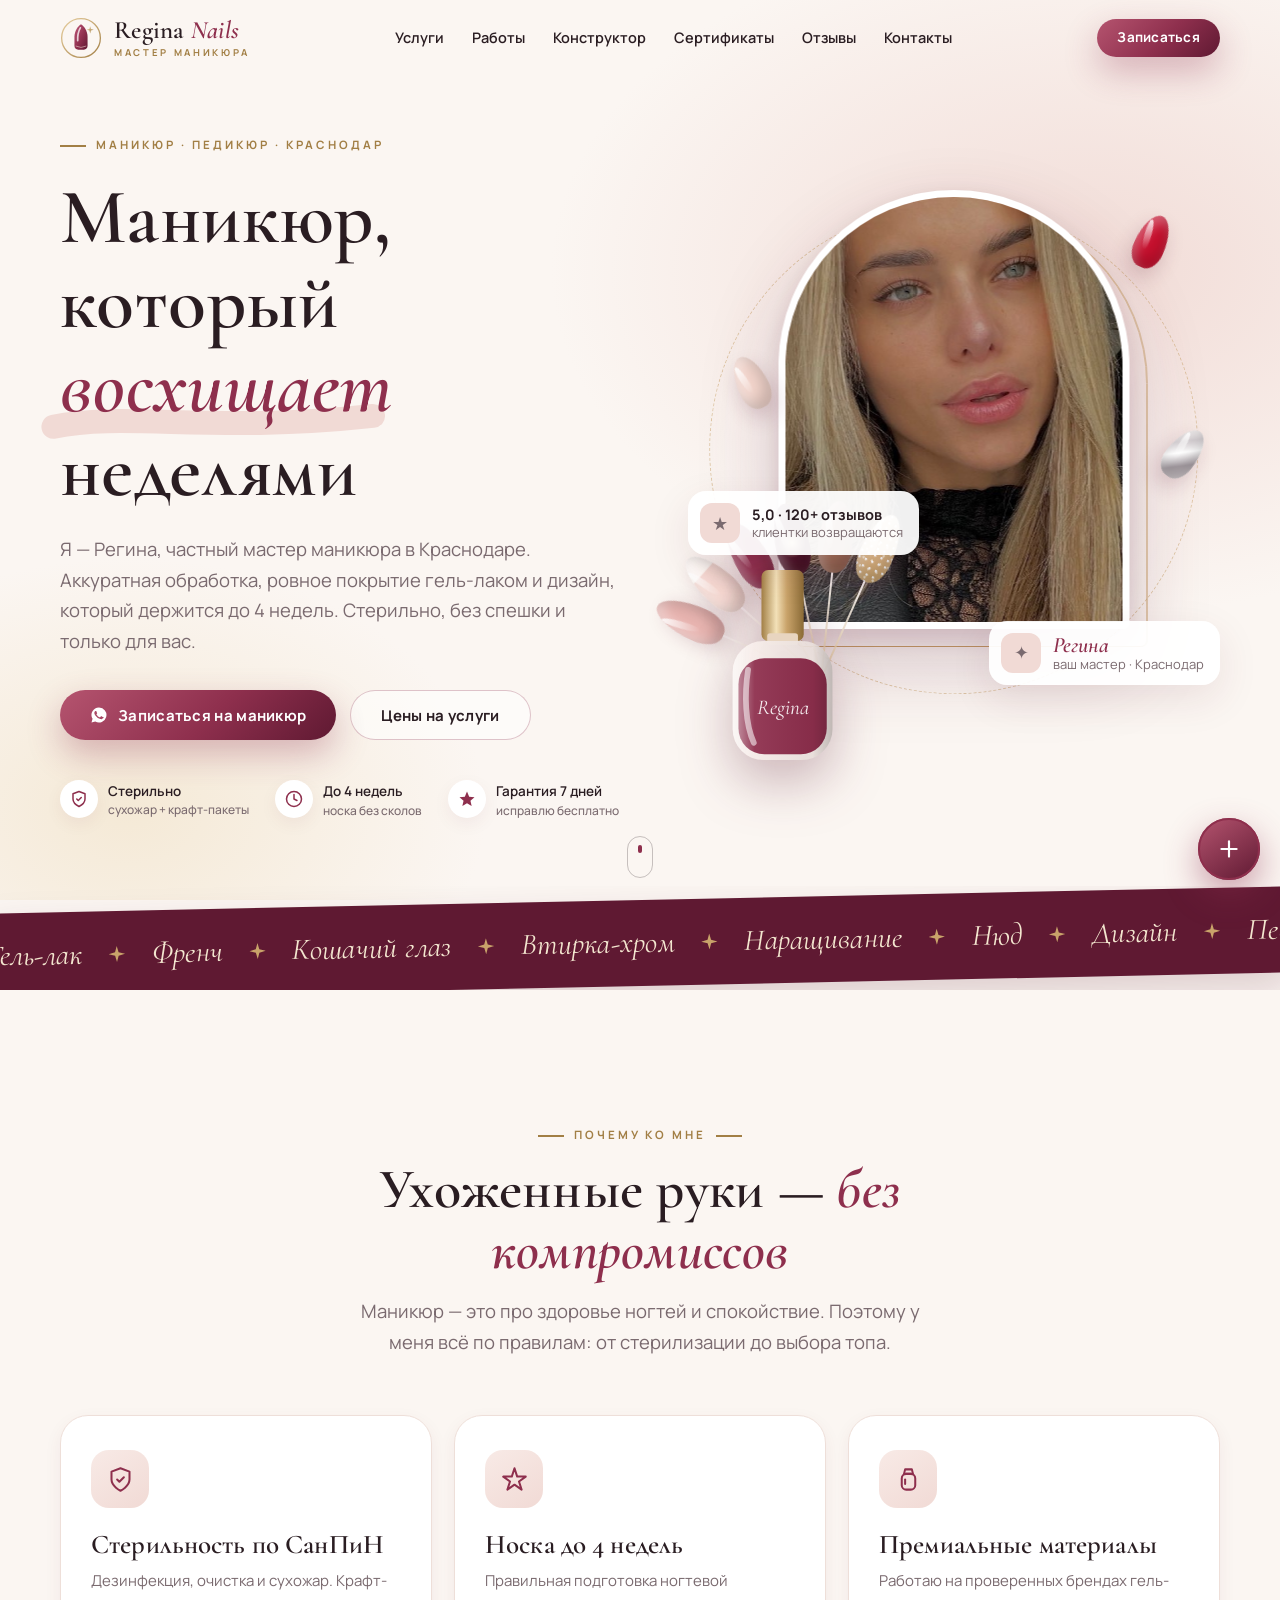
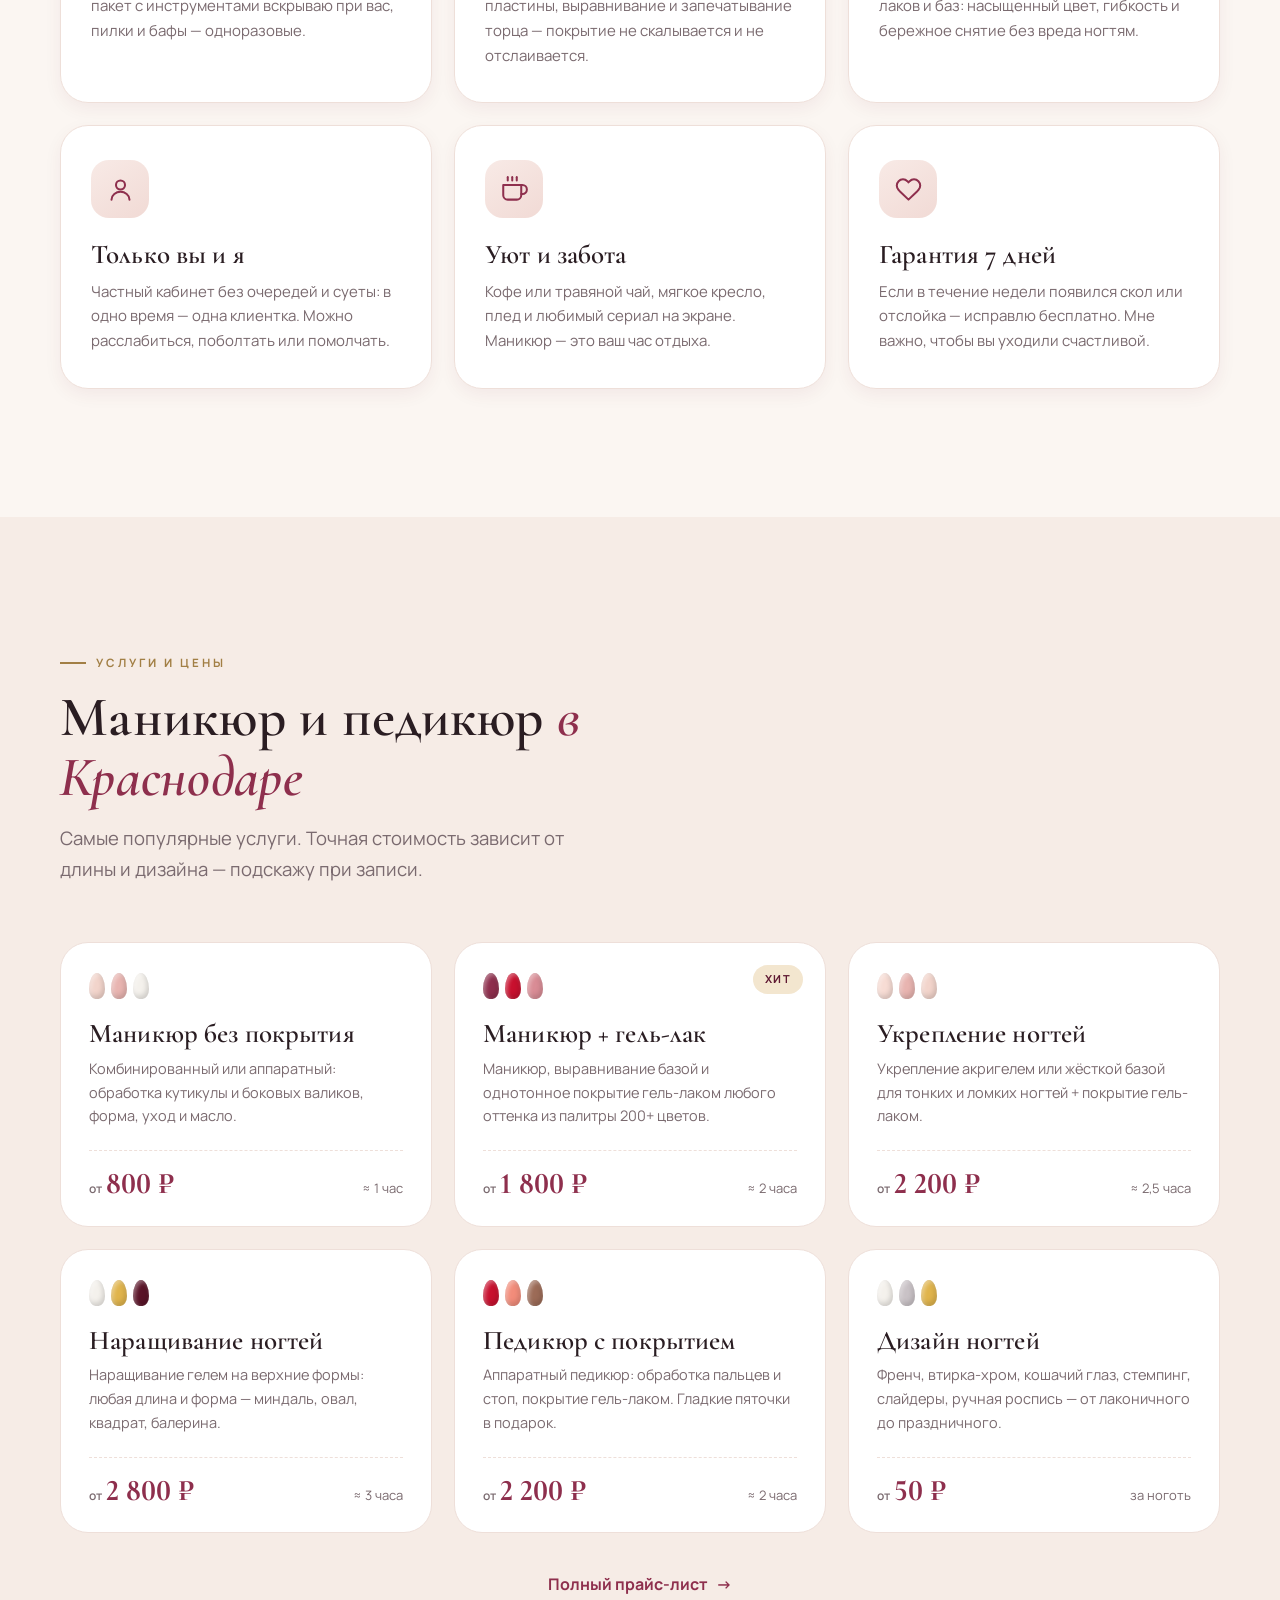
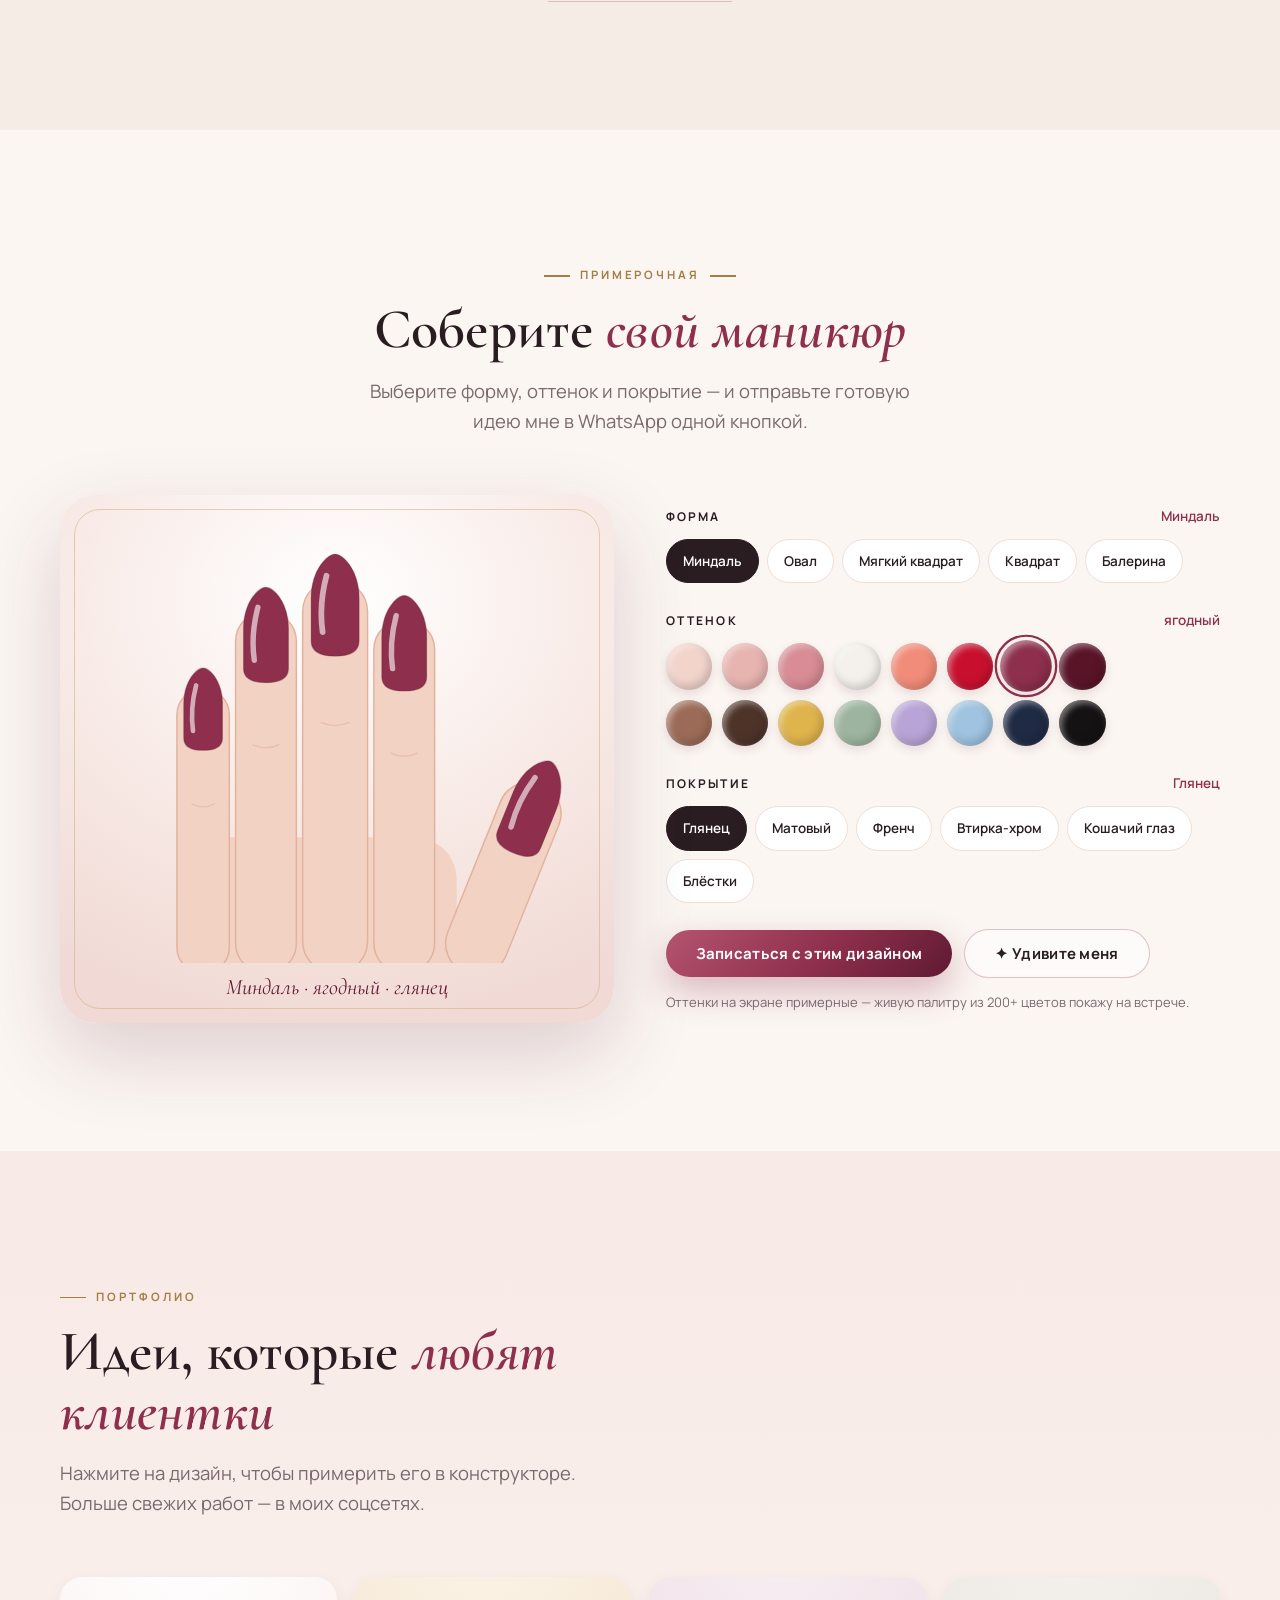
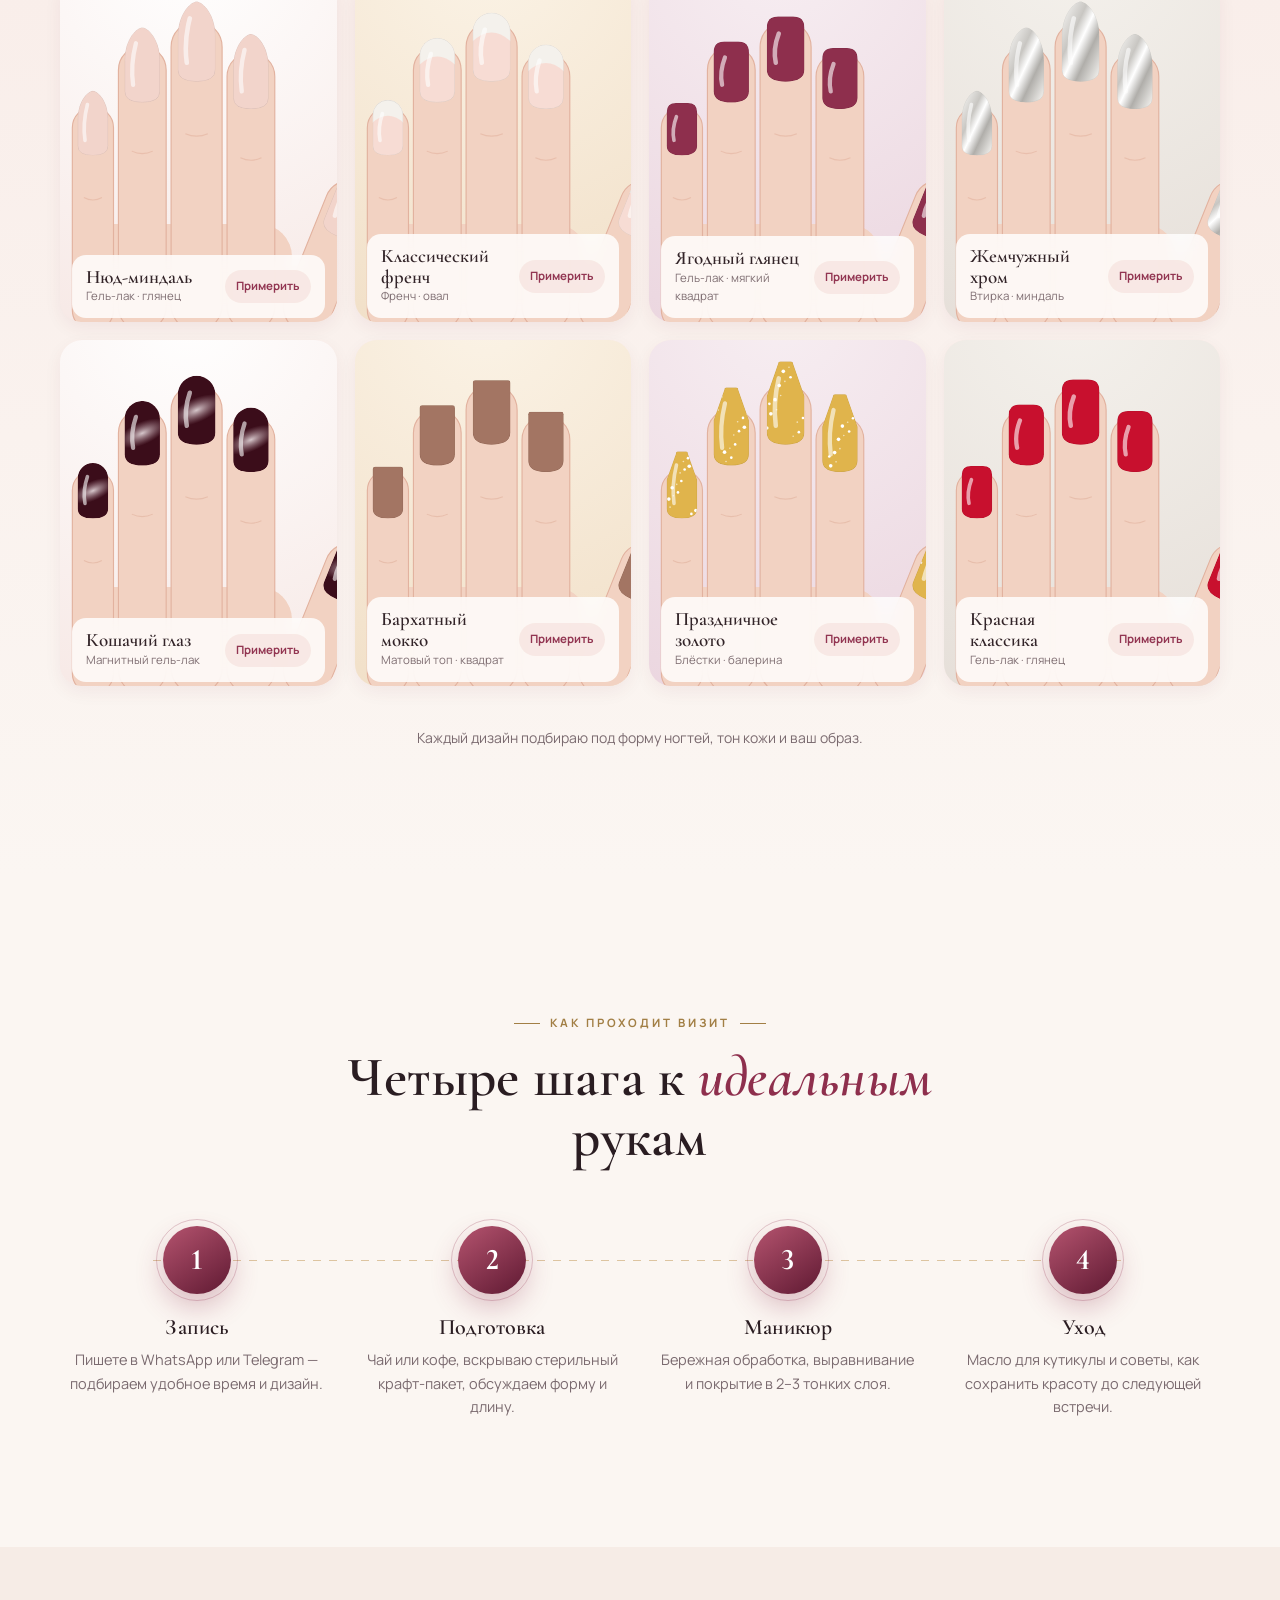
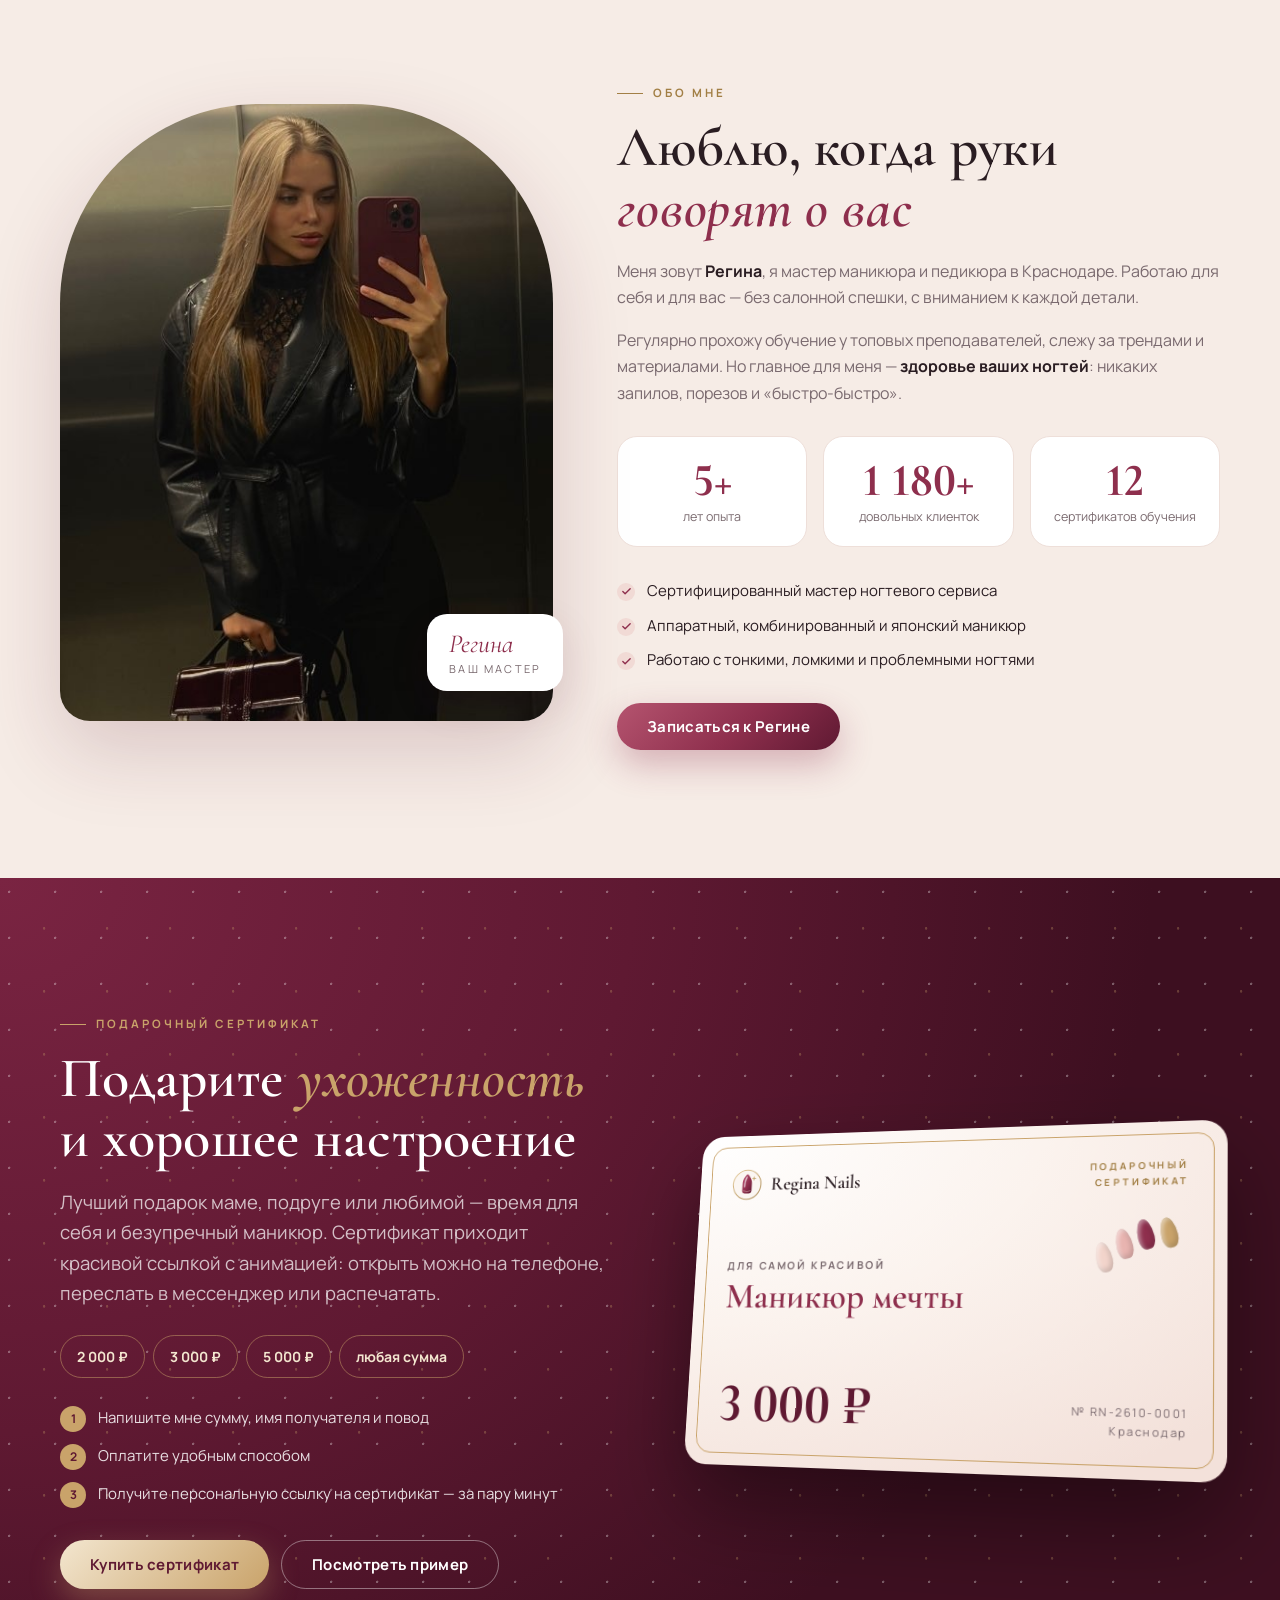
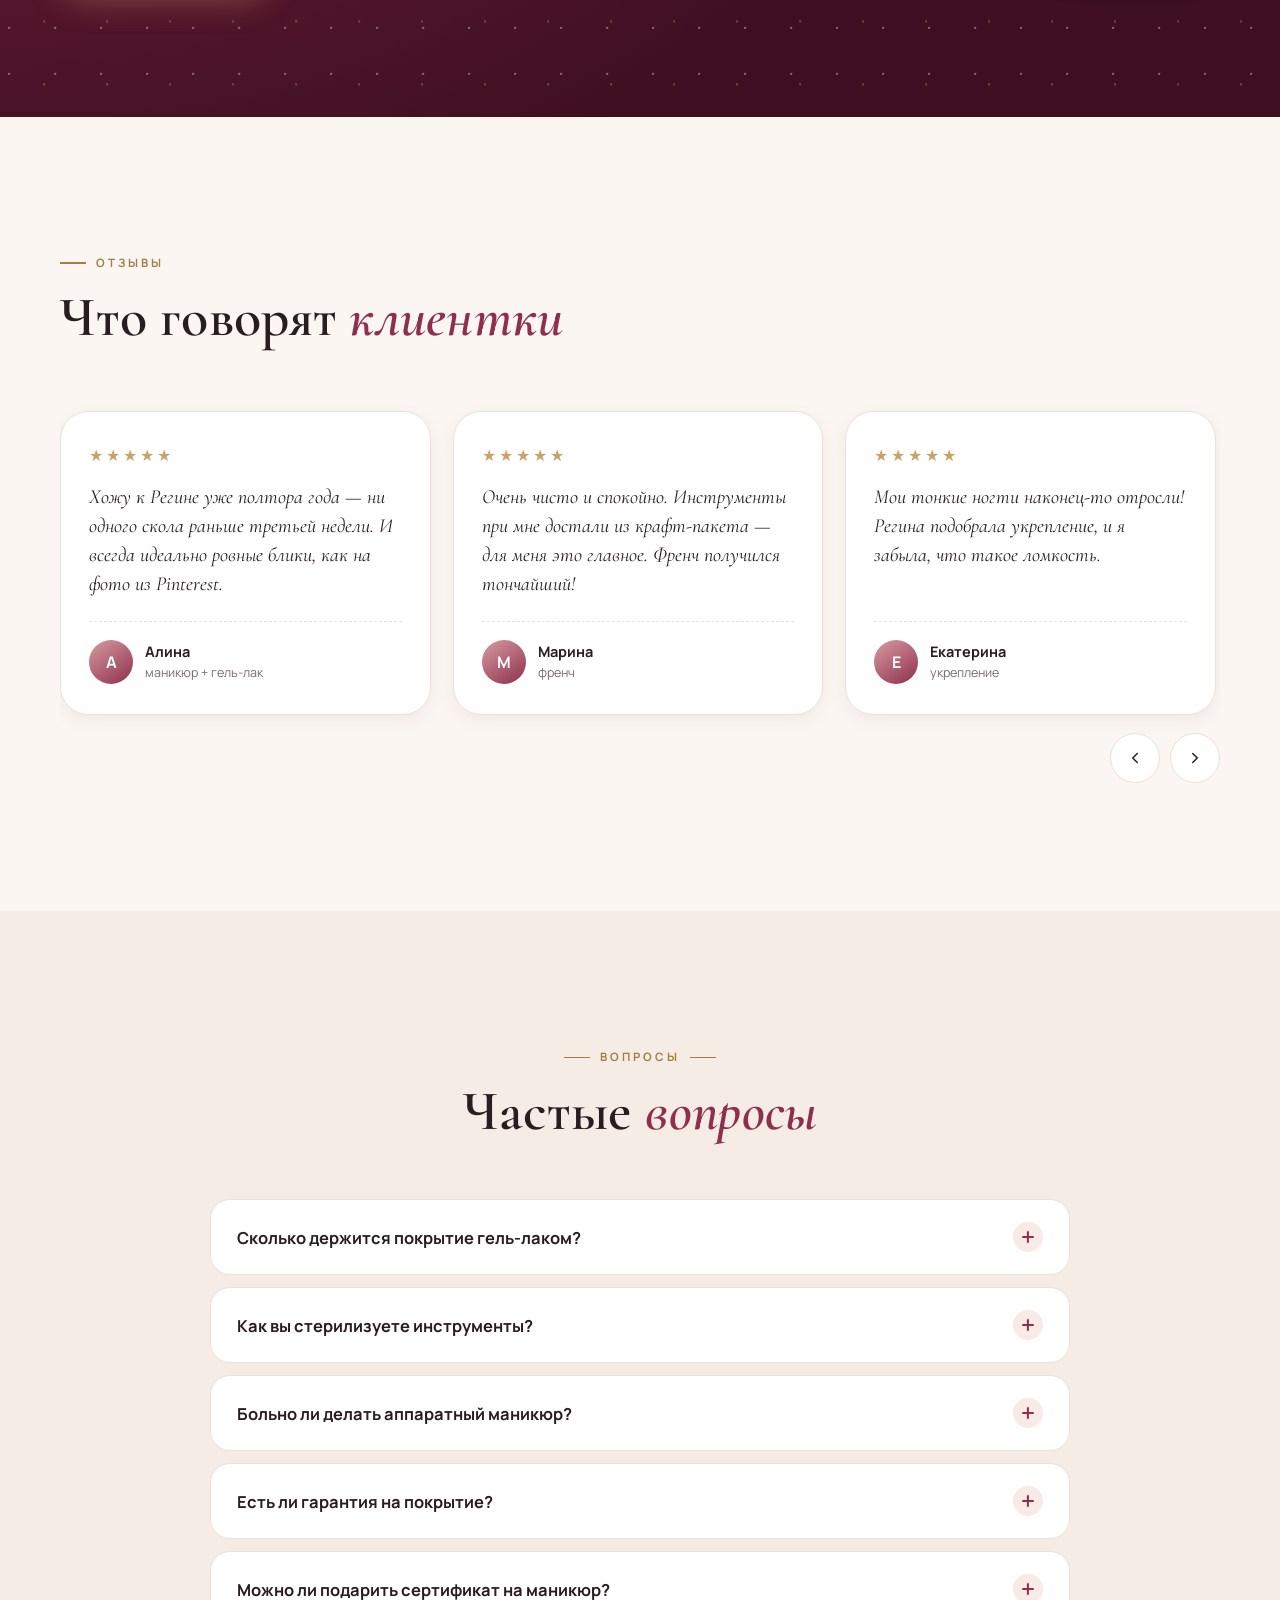
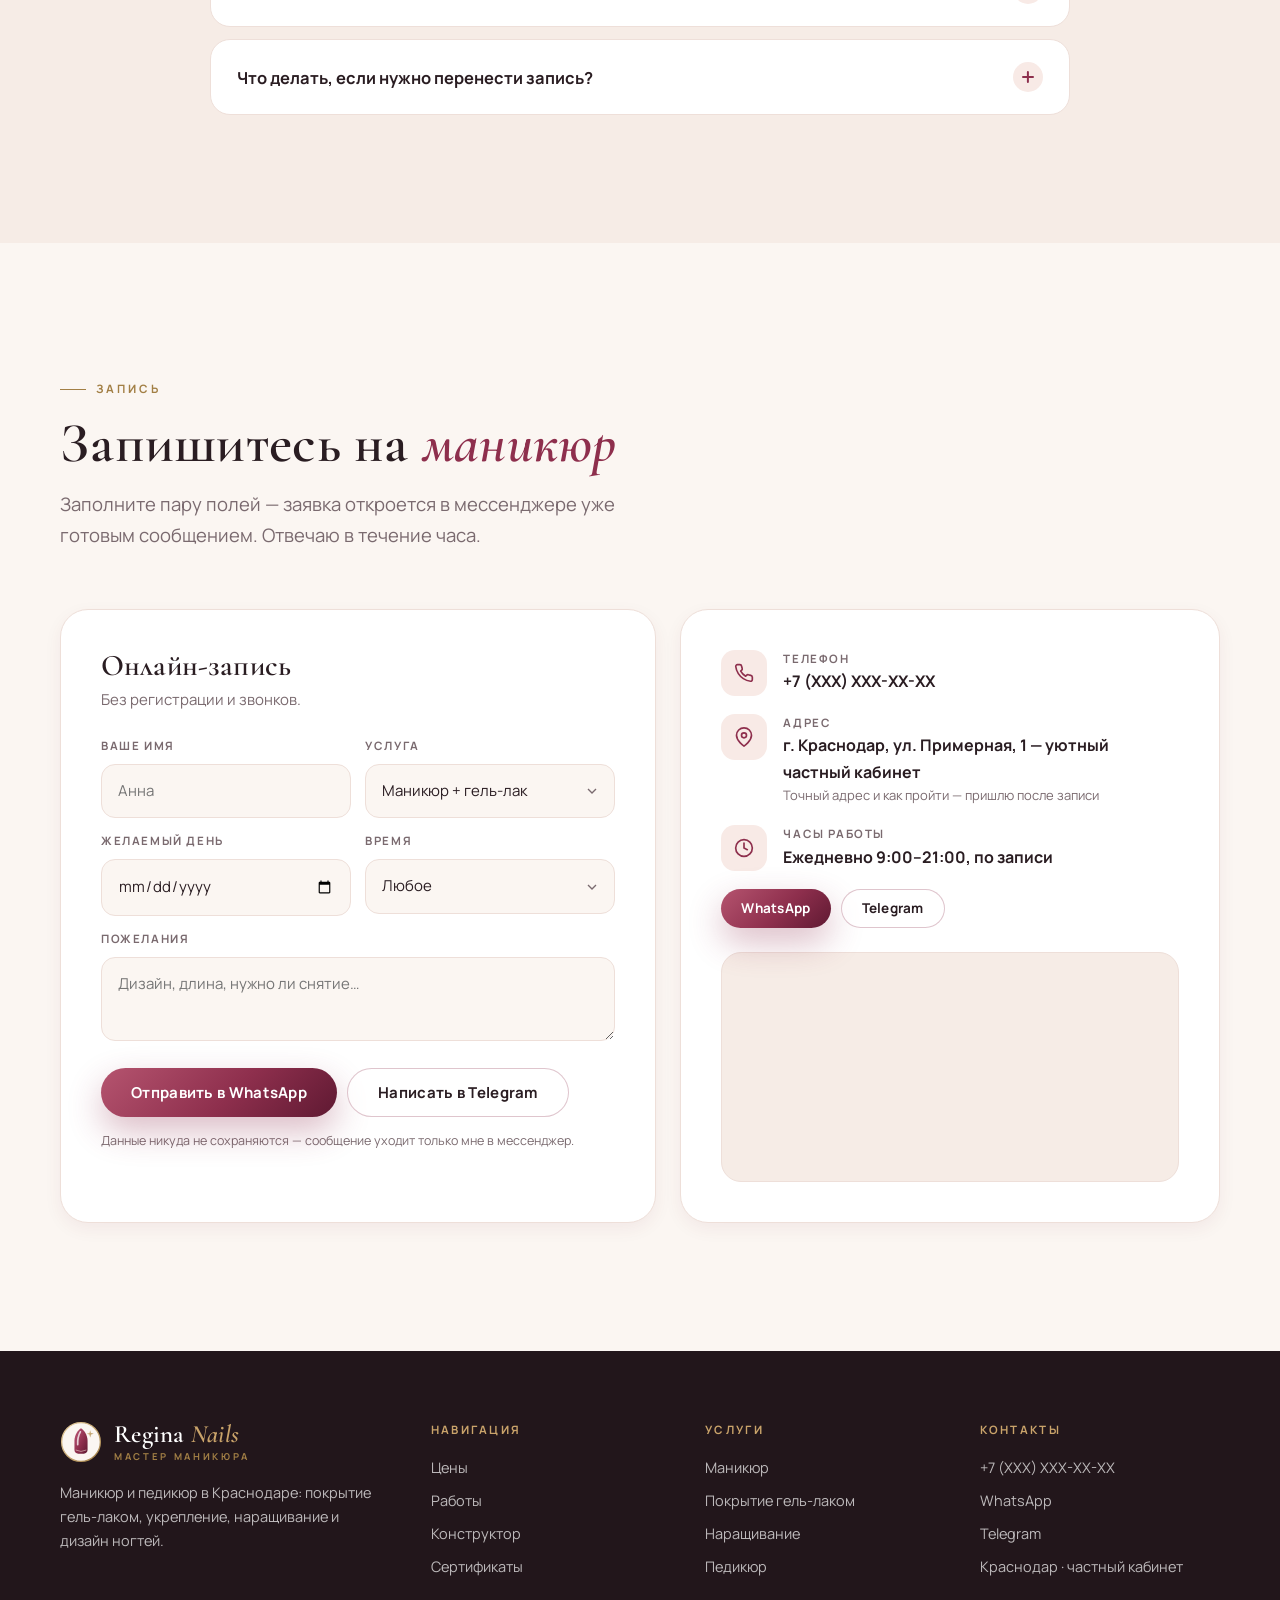
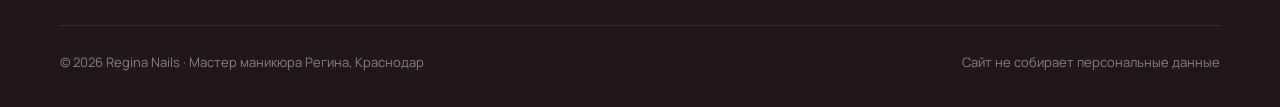
<file: index.html>
<!doctype html>
<html lang="ru">
<head>
  <meta charset="utf-8">
  <meta name="viewport" content="width=device-width, initial-scale=1">
  <title>Маникюр в Краснодаре — мастер Регина | Regina Nails</title>
  <meta name="description" content="Маникюр и педикюр в Краснодаре у частного мастера Регины: аппаратный и комбинированный маникюр, покрытие гель-лаком, укрепление, наращивание, френч и дизайн. Стерильно, носка до 4 недель, гарантия 7 дней. Запись в WhatsApp и Telegram.">
  <meta name="keywords" content="маникюр Краснодар, мастер маникюра Краснодар, педикюр Краснодар, гель-лак, наращивание ногтей, аппаратный маникюр, френч, дизайн ногтей">
  <link rel="canonical" href="https://adriaaante.github.io/regina_manic/">
  <meta name="theme-color" content="#8E2F4D">
  <meta name="format-detection" content="telephone=no">

  <meta property="og:type" content="website">
  <meta property="og:locale" content="ru_RU">
  <meta property="og:site_name" content="Regina Nails">
  <meta property="og:title" content="Маникюр в Краснодаре — мастер Регина">
  <meta property="og:description" content="Безупречный маникюр, который держится до 4 недель. Стерильно, аккуратно, без спешки. Запись онлайн.">
  <meta property="og:url" content="https://adriaaante.github.io/regina_manic/">
  <meta property="og:image" content="https://adriaaante.github.io/regina_manic/assets/img/og-cover.png">
  <meta property="og:image:width" content="1200">
  <meta property="og:image:height" content="630">
  <meta name="twitter:card" content="summary_large_image">

  <link rel="icon" href="assets/img/logo-mark.svg" type="image/svg+xml">
  <link rel="apple-touch-icon" href="assets/img/apple-touch-icon.png">
  <link rel="manifest" href="site.webmanifest">

  <link rel="preconnect" href="https://fonts.googleapis.com">
  <link rel="preconnect" href="https://fonts.gstatic.com" crossorigin>
  <link href="https://fonts.googleapis.com/css2?family=Cormorant+Garamond:ital,wght@0,500;0,600;0,700;1,500;1,600&family=Manrope:wght@400;500;600;700&display=swap" rel="stylesheet">
  <link rel="preload" as="image" href="assets/img/regina/hero.jpg" fetchpriority="high">
  <link rel="stylesheet" href="assets/css/styles.css">

  <!-- Разметка для поисковиков. Телефон/адрес — ЗАГЛУШКИ, синхронизировать с assets/js/config.js -->
  <script type="application/ld+json">
  {
    "@context": "https://schema.org",
    "@type": "NailSalon",
    "@id": "https://adriaaante.github.io/regina_manic/#business",
    "name": "Regina Nails — мастер маникюра Регина",
    "description": "Частный мастер маникюра и педикюра в Краснодаре: покрытие гель-лаком, укрепление, наращивание, френч, дизайн.",
    "url": "https://adriaaante.github.io/regina_manic/",
    "image": ["https://adriaaante.github.io/regina_manic/assets/img/regina/hero.jpg", "https://adriaaante.github.io/regina_manic/assets/img/regina/about.jpg", "https://adriaaante.github.io/regina_manic/assets/img/og-cover.png"],
    "logo": "https://adriaaante.github.io/regina_manic/assets/img/logo-mark.svg",
    "telephone": "+7XXXXXXXXXX",
    "priceRange": "800–3500 ₽",
    "currenciesAccepted": "RUB",
    "paymentAccepted": "Наличные, перевод",
    "address": {
      "@type": "PostalAddress",
      "addressLocality": "Краснодар",
      "addressRegion": "Краснодарский край",
      "streetAddress": "ул. Примерная, 1",
      "addressCountry": "RU"
    },
    "areaServed": "Краснодар",
    "openingHoursSpecification": [{
      "@type": "OpeningHoursSpecification",
      "dayOfWeek": ["Monday","Tuesday","Wednesday","Thursday","Friday","Saturday","Sunday"],
      "opens": "09:00",
      "closes": "21:00"
    }],
    "hasOfferCatalog": {
      "@type": "OfferCatalog",
      "name": "Услуги маникюра и педикюра",
      "itemListElement": [
        {"@type":"Offer","itemOffered":{"@type":"Service","name":"Маникюр без покрытия"},"price":"800","priceCurrency":"RUB"},
        {"@type":"Offer","itemOffered":{"@type":"Service","name":"Маникюр с покрытием гель-лаком"},"price":"1800","priceCurrency":"RUB"},
        {"@type":"Offer","itemOffered":{"@type":"Service","name":"Укрепление ногтей с покрытием"},"price":"2200","priceCurrency":"RUB"},
        {"@type":"Offer","itemOffered":{"@type":"Service","name":"Наращивание ногтей"},"price":"2800","priceCurrency":"RUB"},
        {"@type":"Offer","itemOffered":{"@type":"Service","name":"Педикюр с покрытием"},"price":"2200","priceCurrency":"RUB"},
        {"@type":"Offer","itemOffered":{"@type":"Service","name":"Френч"},"price":"300","priceCurrency":"RUB"}
      ]
    }
  }
  </script>
  <script type="application/ld+json">
  {
    "@context": "https://schema.org",
    "@type": "FAQPage",
    "mainEntity": [
      {"@type":"Question","name":"Сколько держится покрытие гель-лаком?","acceptedAnswer":{"@type":"Answer","text":"В среднем 3–4 недели без сколов. Рекомендую обновлять маникюр раз в 3 недели — так ногти выглядят ухоженно, а покрытие не нагружает свободный край."}},
      {"@type":"Question","name":"Как вы стерилизуете инструменты?","acceptedAnswer":{"@type":"Answer","text":"Полный цикл: дезинфекция, предстерилизационная очистка и стерилизация в сухожаре. Инструменты хранятся в крафт-пакетах с индикатором и вскрываются при вас. Пилки и бафы — одноразовые."}},
      {"@type":"Question","name":"Больно ли делать аппаратный маникюр?","acceptedAnswer":{"@type":"Answer","text":"Нет. Я работаю аккуратно, подбираю фрезы под вашу кожу и не допускаю порезов и запилов. Если кожа чувствительная — скажите, сделаю комбинированный маникюр."}},
      {"@type":"Question","name":"Есть ли гарантия на покрытие?","acceptedAnswer":{"@type":"Answer","text":"Да, 7 дней. Если в течение недели появился скол или отслойка не по вашей вине — бесплатно исправлю."}},
      {"@type":"Question","name":"Можно ли подарить сертификат на маникюр?","acceptedAnswer":{"@type":"Answer","text":"Да. Сертификат на любую сумму приходит красивой ссылкой с анимацией — её можно отправить в мессенджер или распечатать."}},
      {"@type":"Question","name":"Что делать, если нужно перенести запись?","acceptedAnswer":{"@type":"Answer","text":"Предупредите минимум за 24 часа — перенесу на удобное время без проблем."}}
    ]
  }
  </script>
</head>
<body>
  <a class="skip-link" href="#main">Перейти к содержимому</a>

  <!-- ============ Шапка ============ -->
  <header class="header">
    <div class="container header__inner">
      <a class="logo" href="index.html" aria-label="Regina Nails — на главную">
        <img class="logo__mark" src="assets/img/logo-mark.svg" alt="" width="42" height="42">
        <span class="logo__text">
          <span class="logo__name">Regina <em>Nails</em></span>
          <span class="logo__sub">мастер маникюра</span>
        </span>
      </a>
      <nav class="nav" aria-label="Основное меню">
        <a href="#services">Услуги</a>
        <a href="#works">Работы</a>
        <a href="#studio">Конструктор</a>
        <a href="#gift">Сертификаты</a>
        <a href="#reviews">Отзывы</a>
        <a href="#contacts">Контакты</a>
      </nav>
      <div class="header__cta">
        <a class="btn btn--primary btn--sm" data-wa-text="Здравствуйте, Регина! Хочу записаться на маникюр." target="_blank" rel="noopener">Записаться</a>
        <button class="burger" type="button" aria-label="Меню" aria-expanded="false" aria-controls="mobile-menu"><span></span><span></span><span></span></button>
      </div>
    </div>
  </header>

  <nav class="mobile-menu" id="mobile-menu" aria-label="Мобильное меню">
    <a href="#services">Услуги и цены</a>
    <a href="#works">Работы</a>
    <a href="#studio">Конструктор</a>
    <a href="#gift">Сертификаты</a>
    <a href="#reviews">Отзывы</a>
    <a href="#contacts">Контакты</a>
    <a class="btn btn--primary" data-wa-text="Здравствуйте, Регина! Хочу записаться на маникюр." target="_blank" rel="noopener">Записаться в WhatsApp</a>
  </nav>

  <main id="main">
    <!-- ============ HERO ============ -->
    <section class="hero" aria-labelledby="hero-title">
      <div class="container hero__grid">
        <div class="hero__text">
          <span class="eyebrow">Маникюр · педикюр · Краснодар</span>
          <h1 id="hero-title">
            <span class="hero__title-line">Маникюр,</span>
            <span class="hero__title-line">который <span class="stroke-word"><em>восхищает</em><svg viewBox="0 0 300 30" preserveAspectRatio="none" aria-hidden="true"><path pathLength="1" d="M6 20 C 70 6, 150 26, 294 10"/></svg></span></span>
            <span class="hero__title-line">неделями</span>
          </h1>
          <p class="lead hero__lead">Я — Регина, частный мастер маникюра в Краснодаре. Аккуратная обработка, ровное покрытие гель-лаком и дизайн, который держится до&nbsp;4&nbsp;недель. Стерильно, без спешки и только для вас.</p>
          <div class="hero__actions">
            <a class="btn btn--primary" data-wa-text="Здравствуйте, Регина! Хочу записаться на маникюр." target="_blank" rel="noopener">
              <svg viewBox="0 0 24 24" fill="currentColor" aria-hidden="true"><path d="M12 2a10 10 0 0 0-8.6 15.1L2 22l5-1.3A10 10 0 1 0 12 2zm5.4 14.1c-.2.7-1.3 1.3-1.9 1.4-.5.1-1.1.1-1.8-.1-.4-.1-1-.3-1.7-.6-2.9-1.3-4.8-4.2-5-4.4-.1-.2-1.2-1.6-1.2-3s.7-2.1 1-2.4c.2-.3.5-.3.7-.3h.5c.2 0 .4 0 .6.5.2.6.8 2 .9 2.1.1.2.1.3 0 .5-.1.2-.1.3-.3.5l-.4.5c-.1.1-.3.3-.1.6.2.3.8 1.3 1.7 2.1 1.2 1.1 2.2 1.4 2.5 1.5.3.2.5.1.7-.1.2-.2.8-.9 1-1.2.2-.3.4-.3.7-.2.3.1 1.9.9 2.2 1.1.3.2.5.2.6.4.1.1.1.7-.1 1.4z"/></svg>
              Записаться на маникюр
            </a>
            <a class="btn btn--ghost" href="prices.html">Цены на услуги</a>
          </div>
          <div class="hero__trust">
            <div class="trust">
              <span class="trust__icon"><svg viewBox="0 0 24 24" fill="none" stroke="currentColor" stroke-width="2" stroke-linecap="round" stroke-linejoin="round" aria-hidden="true"><path d="M12 22s8-4 8-10V5l-8-3-8 3v7c0 6 8 10 8 10z"/><polyline points="9 12 11 14 15 10"/></svg></span>
              <span>Стерильно<small>сухожар + крафт-пакеты</small></span>
            </div>
            <div class="trust">
              <span class="trust__icon"><svg viewBox="0 0 24 24" fill="none" stroke="currentColor" stroke-width="2" stroke-linecap="round" stroke-linejoin="round" aria-hidden="true"><circle cx="12" cy="12" r="10"/><polyline points="12 6 12 12 16 14"/></svg></span>
              <span>До 4 недель<small>носка без сколов</small></span>
            </div>
            <div class="trust">
              <span class="trust__icon"><svg viewBox="0 0 24 24" fill="currentColor" aria-hidden="true"><path d="M12 2l2.9 6.9 7.1.6-5.4 4.7 1.6 7L12 17.8 5.8 21.2l1.6-7L2 9.5l7.1-.6z"/></svg></span>
              <span>Гарантия 7 дней<small>исправлю бесплатно</small></span>
            </div>
          </div>
        </div>

        <!-- визуал: портрет Регины в арке, веер палитры, флакон лака -->
        <div class="hero__visual">
          <div class="hero__halo" aria-hidden="true"></div>
          <div class="hero__ring" aria-hidden="true"></div>
          <div class="hero__arch" aria-hidden="true"></div>
          <figure class="hero__portrait">
            <img src="assets/img/regina/hero.jpg" alt="Регина — мастер маникюра в Краснодаре" width="512" height="640" fetchpriority="high" decoding="async">
          </figure>

          <span class="tip float-tip" style="--i:0;--rot:-26deg;--tip:#F2D4CB;left:9%;top:30%" aria-hidden="true"></span>
          <span class="tip float-tip" style="--i:1;--rot:24deg;--tip:#C8102E;right:10%;top:6%" aria-hidden="true"></span>
          <span class="tip float-tip tip--chrome" style="--i:2;--rot:38deg;right:4%;top:42%" aria-hidden="true"></span>

          <div class="fan" aria-hidden="true">
            <div class="fan__item" style="--i:0;--r:-66deg;--tip-c:#E8B4B0"><div class="fan__sway"><span class="fan__stick"></span><span class="tip" style="--tip:#E8B4B0"></span></div></div>
            <div class="fan__item" style="--i:1;--r:-48deg"><div class="fan__sway"><span class="fan__stick"></span><span class="tip tip--french"></span></div></div>
            <div class="fan__item" style="--i:2;--r:-30deg;--tip-c:#8E2F4D"><div class="fan__sway"><span class="fan__stick"></span><span class="tip" style="--tip:#8E2F4D"></span></div></div>
            <div class="fan__item" style="--i:3;--r:-12deg"><div class="fan__sway"><span class="fan__stick"></span><span class="tip tip--cat"></span></div></div>
            <div class="fan__item" style="--i:4;--r:6deg;--tip-c:#9C6B57"><div class="fan__sway"><span class="fan__stick"></span><span class="tip" style="--tip:#9C6B57"></span></div></div>
            <div class="fan__item" style="--i:5;--r:24deg"><div class="fan__sway"><span class="fan__stick"></span><span class="tip tip--glitter"></span></div></div>
          </div>
          <svg class="bottle" viewBox="0 0 120 200" aria-hidden="true">
            <defs>
              <linearGradient id="capG" x1="0" x2="1"><stop offset="0" stop-color="#A27F45"/><stop offset=".35" stop-color="#F3E1B8"/><stop offset=".6" stop-color="#C9A36A"/><stop offset="1" stop-color="#8A6A36"/></linearGradient>
              <linearGradient id="glassG" x1="0" x2="1"><stop offset="0" stop-color="#fff" stop-opacity=".55"/><stop offset=".22" stop-color="#fff" stop-opacity=".06"/><stop offset=".8" stop-color="#000" stop-opacity=".05"/><stop offset="1" stop-color="#000" stop-opacity=".22"/></linearGradient>
            </defs>
            <rect x="38" y="0" width="44" height="74" rx="7" fill="url(#capG)"/>
            <rect x="44" y="66" width="32" height="12" rx="3" fill="#E8D5C0"/>
            <rect x="8" y="74" width="104" height="124" rx="32" fill="#F8EEEA" opacity=".9"/>
            <rect class="bottle__fill" x="14" y="92" width="92" height="100" rx="27" fill="#8E2F4D"/>
            <rect x="8" y="74" width="104" height="124" rx="32" fill="url(#glassG)"/>
            <path d="M24 104 C20 130 21 160 30 180" stroke="#fff" stroke-width="6" stroke-linecap="round" fill="none" opacity=".55"/>
            <text x="60" y="150" text-anchor="middle" font-family="Cormorant Garamond, Georgia, serif" font-style="italic" font-size="22" fill="#fff" opacity=".9">Regina</text>
          </svg>

          <svg class="sparkle" style="left:18%;top:8%;--s:20px;--d:.2s" viewBox="0 0 24 24" fill="currentColor" aria-hidden="true"><path d="M12 0l2.6 9.4L24 12l-9.4 2.6L12 24l-2.6-9.4L0 12l9.4-2.6z"/></svg>
          <svg class="sparkle" style="right:18%;top:24%;--s:14px;--d:1.1s" viewBox="0 0 24 24" fill="currentColor" aria-hidden="true"><path d="M12 0l2.6 9.4L24 12l-9.4 2.6L12 24l-2.6-9.4L0 12l9.4-2.6z"/></svg>
          <svg class="sparkle" style="right:24%;bottom:6%;--s:18px;--d:2s" viewBox="0 0 24 24" fill="currentColor" aria-hidden="true"><path d="M12 0l2.6 9.4L24 12l-9.4 2.6L12 24l-2.6-9.4L0 12l9.4-2.6z"/></svg>

          <div class="hero__badge hero__badge--a"><span class="hero__badge-ico" aria-hidden="true">★</span><div><strong>5,0 · 120+ отзывов</strong><span>клиентки возвращаются</span></div></div>
          <div class="hero__badge hero__badge--b"><span class="hero__badge-ico" aria-hidden="true">✦</span><div><strong>Регина</strong><span>ваш мастер · Краснодар</span></div></div>
        </div>
      </div>
      <span class="hero__scroll" aria-hidden="true"></span>
    </section>

    <!-- ============ Бегущая лента ============ -->
    <div class="marquee-wrap" aria-hidden="true"><div class="marquee">
      <div class="marquee__track">
        <div class="marquee__item">Гель-лак <svg viewBox="0 0 24 24" fill="currentColor"><path d="M12 0l2.6 9.4L24 12l-9.4 2.6L12 24l-2.6-9.4L0 12l9.4-2.6z"/></svg> Френч <svg viewBox="0 0 24 24" fill="currentColor"><path d="M12 0l2.6 9.4L24 12l-9.4 2.6L12 24l-2.6-9.4L0 12l9.4-2.6z"/></svg> Кошачий глаз <svg viewBox="0 0 24 24" fill="currentColor"><path d="M12 0l2.6 9.4L24 12l-9.4 2.6L12 24l-2.6-9.4L0 12l9.4-2.6z"/></svg> Втирка-хром <svg viewBox="0 0 24 24" fill="currentColor"><path d="M12 0l2.6 9.4L24 12l-9.4 2.6L12 24l-2.6-9.4L0 12l9.4-2.6z"/></svg> Наращивание <svg viewBox="0 0 24 24" fill="currentColor"><path d="M12 0l2.6 9.4L24 12l-9.4 2.6L12 24l-2.6-9.4L0 12l9.4-2.6z"/></svg> Нюд <svg viewBox="0 0 24 24" fill="currentColor"><path d="M12 0l2.6 9.4L24 12l-9.4 2.6L12 24l-2.6-9.4L0 12l9.4-2.6z"/></svg> Дизайн <svg viewBox="0 0 24 24" fill="currentColor"><path d="M12 0l2.6 9.4L24 12l-9.4 2.6L12 24l-2.6-9.4L0 12l9.4-2.6z"/></svg> Педикюр <svg viewBox="0 0 24 24" fill="currentColor"><path d="M12 0l2.6 9.4L24 12l-9.4 2.6L12 24l-2.6-9.4L0 12l9.4-2.6z"/></svg></div>
        <div class="marquee__item">Гель-лак <svg viewBox="0 0 24 24" fill="currentColor"><path d="M12 0l2.6 9.4L24 12l-9.4 2.6L12 24l-2.6-9.4L0 12l9.4-2.6z"/></svg> Френч <svg viewBox="0 0 24 24" fill="currentColor"><path d="M12 0l2.6 9.4L24 12l-9.4 2.6L12 24l-2.6-9.4L0 12l9.4-2.6z"/></svg> Кошачий глаз <svg viewBox="0 0 24 24" fill="currentColor"><path d="M12 0l2.6 9.4L24 12l-9.4 2.6L12 24l-2.6-9.4L0 12l9.4-2.6z"/></svg> Втирка-хром <svg viewBox="0 0 24 24" fill="currentColor"><path d="M12 0l2.6 9.4L24 12l-9.4 2.6L12 24l-2.6-9.4L0 12l9.4-2.6z"/></svg> Наращивание <svg viewBox="0 0 24 24" fill="currentColor"><path d="M12 0l2.6 9.4L24 12l-9.4 2.6L12 24l-2.6-9.4L0 12l9.4-2.6z"/></svg> Нюд <svg viewBox="0 0 24 24" fill="currentColor"><path d="M12 0l2.6 9.4L24 12l-9.4 2.6L12 24l-2.6-9.4L0 12l9.4-2.6z"/></svg> Дизайн <svg viewBox="0 0 24 24" fill="currentColor"><path d="M12 0l2.6 9.4L24 12l-9.4 2.6L12 24l-2.6-9.4L0 12l9.4-2.6z"/></svg> Педикюр <svg viewBox="0 0 24 24" fill="currentColor"><path d="M12 0l2.6 9.4L24 12l-9.4 2.6L12 24l-2.6-9.4L0 12l9.4-2.6z"/></svg></div>
      </div>
    </div></div>

    <!-- ============ Почему ко мне ============ -->
    <section class="section" aria-labelledby="why-title">
      <div class="container">
        <div class="section__head section__head--center reveal">
          <span class="eyebrow">Почему ко мне</span>
          <h2 id="why-title">Ухоженные руки — <em>без компромиссов</em></h2>
          <p class="lead">Маникюр — это про здоровье ногтей и спокойствие. Поэтому у меня всё по правилам: от стерилизации до выбора топа.</p>
        </div>
        <div class="features">
          <article class="feature reveal">
            <div class="feature__icon"><svg viewBox="0 0 24 24" fill="none" stroke="currentColor" stroke-width="1.8" stroke-linecap="round" stroke-linejoin="round" aria-hidden="true"><path d="M12 22s8-4 8-10V5l-8-3-8 3v7c0 6 8 10 8 10z"/><polyline points="9 12 11 14 15 10"/></svg></div>
            <h3>Стерильность по СанПиН</h3>
            <p>Дезинфекция, очистка и сухожар. Крафт-пакет с инструментами вскрываю при вас, пилки и бафы — одноразовые.</p>
          </article>
          <article class="feature reveal" style="--delay:.08s">
            <div class="feature__icon"><svg viewBox="0 0 24 24" fill="none" stroke="currentColor" stroke-width="1.8" stroke-linecap="round" stroke-linejoin="round" aria-hidden="true"><path d="M12 2l2.4 7.4H22l-6 4.4 2.3 7.2L12 16.6 5.7 21l2.3-7.2-6-4.4h7.6z"/></svg></div>
            <h3>Носка до 4 недель</h3>
            <p>Правильная подготовка ногтевой пластины, выравнивание и запечатывание торца — покрытие не скалывается и не отслаивается.</p>
          </article>
          <article class="feature reveal" style="--delay:.16s">
            <div class="feature__icon"><svg viewBox="0 0 24 24" fill="none" stroke="currentColor" stroke-width="1.8" stroke-linecap="round" stroke-linejoin="round" aria-hidden="true"><path d="M9 3h6l1 4H8z"/><rect x="6" y="7" width="12" height="14" rx="4"/><path d="M9 12v4"/></svg></div>
            <h3>Премиальные материалы</h3>
            <p>Работаю на проверенных брендах гель-лаков и баз: насыщенный цвет, гибкость и бережное снятие без вреда ногтям.</p>
          </article>
          <article class="feature reveal">
            <div class="feature__icon"><svg viewBox="0 0 24 24" fill="none" stroke="currentColor" stroke-width="1.8" stroke-linecap="round" stroke-linejoin="round" aria-hidden="true"><circle cx="12" cy="8" r="4"/><path d="M4 21c0-4 4-7 8-7s8 3 8 7"/></svg></div>
            <h3>Только вы и я</h3>
            <p>Частный кабинет без очередей и суеты: в одно время — одна клиентка. Можно расслабиться, поболтать или помолчать.</p>
          </article>
          <article class="feature reveal" style="--delay:.08s">
            <div class="feature__icon"><svg viewBox="0 0 24 24" fill="none" stroke="currentColor" stroke-width="1.8" stroke-linecap="round" stroke-linejoin="round" aria-hidden="true"><path d="M18 8h1a4 4 0 0 1 0 8h-1"/><path d="M2 8h16v9a4 4 0 0 1-4 4H6a4 4 0 0 1-4-4V8z"/><line x1="6" y1="1" x2="6" y2="4"/><line x1="10" y1="1" x2="10" y2="4"/><line x1="14" y1="1" x2="14" y2="4"/></svg></div>
            <h3>Уют и забота</h3>
            <p>Кофе или травяной чай, мягкое кресло, плед и любимый сериал на экране. Маникюр — это ваш час отдыха.</p>
          </article>
          <article class="feature reveal" style="--delay:.16s">
            <div class="feature__icon"><svg viewBox="0 0 24 24" fill="none" stroke="currentColor" stroke-width="1.8" stroke-linecap="round" stroke-linejoin="round" aria-hidden="true"><path d="M20.8 4.6a5.5 5.5 0 0 0-7.8 0L12 5.7l-1-1.1a5.5 5.5 0 0 0-7.8 7.8l1 1.1L12 21l7.8-7.5 1-1.1a5.5 5.5 0 0 0 0-7.8z"/></svg></div>
            <h3>Гарантия 7 дней</h3>
            <p>Если в течение недели появился скол или отслойка — исправлю бесплатно. Мне важно, чтобы вы уходили счастливой.</p>
          </article>
        </div>
      </div>
    </section>

    <!-- ============ Услуги ============ -->
    <section class="section section--soft" id="services" aria-labelledby="services-title">
      <div class="container">
        <div class="section__head reveal">
          <span class="eyebrow">Услуги и цены</span>
          <h2 id="services-title">Маникюр и педикюр <em>в Краснодаре</em></h2>
          <p class="lead">Самые популярные услуги. Точная стоимость зависит от длины и дизайна — подскажу при записи.</p>
        </div>
        <div class="services">
          <article class="service reveal">
            <div class="service__swatch" aria-hidden="true"><i style="--c:#F2D4CB"></i><i style="--c:#E8B4B0"></i><i style="--c:#F4F1EC"></i></div>
            <h3>Маникюр без покрытия</h3>
            <p>Комбинированный или аппаратный: обработка кутикулы и боковых валиков, форма, уход и масло.</p>
            <div class="service__foot"><span class="service__price"><small>от</small>800 ₽</span><span class="service__time">≈ 1 час</span></div>
          </article>
          <article class="service service--hit reveal" style="--delay:.08s">
            <div class="service__swatch" aria-hidden="true"><i style="--c:#8E2F4D"></i><i style="--c:#C8102E"></i><i style="--c:#D98C95"></i></div>
            <h3>Маникюр + гель-лак</h3>
            <p>Маникюр, выравнивание базой и однотонное покрытие гель-лаком любого оттенка из палитры 200+ цветов.</p>
            <div class="service__foot"><span class="service__price"><small>от</small>1 800 ₽</span><span class="service__time">≈ 2 часа</span></div>
          </article>
          <article class="service reveal" style="--delay:.16s">
            <div class="service__swatch" aria-hidden="true"><i style="--c:#F7DCD4"></i><i style="--c:#E8B4B0"></i><i style="--c:#F2D4CB"></i></div>
            <h3>Укрепление ногтей</h3>
            <p>Укрепление акригелем или жёсткой базой для тонких и ломких ногтей + покрытие гель-лаком.</p>
            <div class="service__foot"><span class="service__price"><small>от</small>2 200 ₽</span><span class="service__time">≈ 2,5 часа</span></div>
          </article>
          <article class="service reveal">
            <div class="service__swatch" aria-hidden="true"><i style="--c:#F4F1EC"></i><i style="--c:#E0B44C"></i><i style="--c:#5A1428"></i></div>
            <h3>Наращивание ногтей</h3>
            <p>Наращивание гелем на верхние формы: любая длина и форма — миндаль, овал, квадрат, балерина.</p>
            <div class="service__foot"><span class="service__price"><small>от</small>2 800 ₽</span><span class="service__time">≈ 3 часа</span></div>
          </article>
          <article class="service reveal" style="--delay:.08s">
            <div class="service__swatch" aria-hidden="true"><i style="--c:#C8102E"></i><i style="--c:#F28C7A"></i><i style="--c:#9C6B57"></i></div>
            <h3>Педикюр с покрытием</h3>
            <p>Аппаратный педикюр: обработка пальцев и стоп, покрытие гель-лаком. Гладкие пяточки в подарок.</p>
            <div class="service__foot"><span class="service__price"><small>от</small>2 200 ₽</span><span class="service__time">≈ 2 часа</span></div>
          </article>
          <article class="service reveal" style="--delay:.16s">
            <div class="service__swatch" aria-hidden="true"><i style="--c:#F4F1EC"></i><i style="--c:#C9C2C6"></i><i style="--c:#E0B44C"></i></div>
            <h3>Дизайн ногтей</h3>
            <p>Френч, втирка-хром, кошачий глаз, стемпинг, слайдеры, ручная роспись — от лаконичного до праздничного.</p>
            <div class="service__foot"><span class="service__price"><small>от</small>50 ₽</span><span class="service__time">за ноготь</span></div>
          </article>
        </div>
        <div class="services__more reveal"><a class="link-arrow" href="prices.html">Полный прайс-лист <span aria-hidden="true">→</span></a></div>
      </div>
    </section>

    <!-- ============ Конструктор ============ -->
    <section class="section" id="studio" aria-labelledby="studio-title">
      <div class="container">
        <div class="section__head section__head--center reveal">
          <span class="eyebrow">Примерочная</span>
          <h2 id="studio-title">Соберите <em>свой маникюр</em></h2>
          <p class="lead">Выберите форму, оттенок и покрытие — и отправьте готовую идею мне в WhatsApp одной кнопкой.</p>
        </div>
        <div class="studio">
          <div class="studio__stage reveal reveal--scale">
            <svg class="studio__hand" id="studio-hand" viewBox="-5 0 430 420" role="img" aria-label="Рука с выбранным дизайном маникюра"></svg>
            <p class="studio__label" id="studio-label" aria-live="polite"></p>
          </div>
          <div class="reveal" style="--delay:.1s">
            <div class="studio__group">
              <div class="studio__caption">Форма <span id="cap-shape"></span></div>
              <div class="opts" id="opt-shape" role="group" aria-label="Форма ногтей"></div>
            </div>
            <div class="studio__group">
              <div class="studio__caption">Оттенок <span id="cap-color"></span></div>
              <div class="colors" id="opt-color" role="group" aria-label="Оттенок"></div>
            </div>
            <div class="studio__group">
              <div class="studio__caption">Покрытие <span id="cap-finish"></span></div>
              <div class="opts" id="opt-finish" role="group" aria-label="Покрытие"></div>
            </div>
            <div class="studio__cta">
              <a class="btn btn--primary" id="studio-book" target="_blank" rel="noopener">Записаться с этим дизайном</a>
              <button class="btn btn--ghost" type="button" id="studio-random">✦ Удивите меня</button>
            </div>
            <p class="studio__note">Оттенки на экране примерные — живую палитру из 200+ цветов покажу на встрече.</p>
          </div>
        </div>
      </div>
    </section>

    <!-- ============ Работы ============ -->
    <section class="section section--blush" id="works" aria-labelledby="works-title">
      <div class="container">
        <div class="section__head reveal">
          <span class="eyebrow">Портфолио</span>
          <h2 id="works-title">Идеи, которые <em>любят клиентки</em></h2>
          <p class="lead">Нажмите на дизайн, чтобы примерить его в конструкторе. Больше свежих работ — в моих соцсетях.</p>
        </div>
        <div class="works" id="works-grid"></div>
        <p class="works__note reveal">Каждый дизайн подбираю под форму ногтей, тон кожи и ваш образ.</p>
      </div>
    </section>

    <!-- ============ Как проходит визит ============ -->
    <section class="section" aria-labelledby="steps-title">
      <div class="container">
        <div class="section__head section__head--center reveal">
          <span class="eyebrow">Как проходит визит</span>
          <h2 id="steps-title">Четыре шага к <em>идеальным</em> рукам</h2>
        </div>
        <div class="steps">
          <div class="step reveal"><div class="step__num">1</div><h3>Запись</h3><p>Пишете в WhatsApp или Telegram — подбираем удобное время и дизайн.</p></div>
          <div class="step reveal" style="--delay:.1s"><div class="step__num">2</div><h3>Подготовка</h3><p>Чай или кофе, вскрываю стерильный крафт-пакет, обсуждаем форму и длину.</p></div>
          <div class="step reveal" style="--delay:.2s"><div class="step__num">3</div><h3>Маникюр</h3><p>Бережная обработка, выравнивание и покрытие в 2–3 тонких слоя.</p></div>
          <div class="step reveal" style="--delay:.3s"><div class="step__num">4</div><h3>Уход</h3><p>Масло для кутикулы и советы, как сохранить красоту до следующей встречи.</p></div>
        </div>
      </div>
    </section>

    <!-- ============ Обо мне ============ -->
    <section class="section section--soft" id="about" aria-labelledby="about-title">
      <div class="container about">
        <div class="about__photo reveal reveal--scale">
          <img src="assets/img/regina/about.jpg" alt="Регина — мастер маникюра в Краснодаре" width="512" height="640" loading="lazy">
          <div class="about__sign">Регина<small>ваш мастер</small></div>
        </div>
        <div class="about__text reveal" style="--delay:.1s">
          <span class="eyebrow">Обо мне</span>
          <h2 id="about-title">Люблю, когда руки <em>говорят о вас</em></h2>
          <!-- ОБРАЗЕЦ ТЕКСТА: заменить на реальную историю Регины -->
          <p>Меня зовут <strong>Регина</strong>, я мастер маникюра и педикюра в Краснодаре. Работаю для себя и для вас — без салонной спешки, с вниманием к каждой детали.</p>
          <p>Регулярно прохожу обучение у топовых преподавателей, слежу за трендами и материалами. Но главное для меня — <strong>здоровье ваших ногтей</strong>: никаких запилов, порезов и «быстро-быстро».</p>
          <div class="stats">
            <div class="stat"><div class="stat__num"><span data-counter="5">0</span>+</div><div class="stat__cap">лет опыта</div></div>
            <div class="stat"><div class="stat__num"><span data-counter="1200">0</span>+</div><div class="stat__cap">довольных клиенток</div></div>
            <div class="stat"><div class="stat__num"><span data-counter="12">0</span></div><div class="stat__cap">сертификатов обучения</div></div>
          </div>
          <ul class="checks">
            <li>Сертифицированный мастер ногтевого сервиса</li>
            <li>Аппаратный, комбинированный и японский маникюр</li>
            <li>Работаю с тонкими, ломкими и проблемными ногтями</li>
          </ul>
          <a class="btn btn--primary" data-wa-text="Здравствуйте, Регина! Хочу записаться на маникюр." target="_blank" rel="noopener">Записаться к Регине</a>
        </div>
      </div>
    </section>

    <!-- ============ Подарочный сертификат ============ -->
    <section class="section gift" id="gift" aria-labelledby="gift-title">
      <div class="container gift__grid">
        <div class="reveal">
          <span class="eyebrow">Подарочный сертификат</span>
          <h2 id="gift-title">Подарите <em>ухоженность</em> и хорошее настроение</h2>
          <p class="lead">Лучший подарок маме, подруге или любимой — время для себя и безупречный маникюр. Сертификат приходит красивой ссылкой с анимацией: открыть можно на телефоне, переслать в мессенджер или распечатать.</p>
          <div class="gift__amounts" aria-label="Популярные номиналы"><span>2 000 ₽</span><span>3 000 ₽</span><span>5 000 ₽</span><span>любая сумма</span></div>
          <ul class="gift__list">
            <li><b>1</b>Напишите мне сумму, имя получателя и повод</li>
            <li><b>2</b>Оплатите удобным способом</li>
            <li><b>3</b>Получите персональную ссылку на сертификат — за пару минут</li>
          </ul>
          <div class="gift__actions">
            <a class="btn btn--gold" data-wa-text="Здравствуйте, Регина! Хочу купить подарочный сертификат на маникюр." target="_blank" rel="noopener">Купить сертификат</a>
            <a class="btn btn--light" href="gift.html#1.[base64]" target="_blank" rel="noopener">Посмотреть пример</a>
          </div>
        </div>
        <div class="cert reveal" style="--delay:.15s" aria-hidden="true">
          <div class="cert__card">
            <div class="cert__top">
              <div class="cert__brand"><img src="assets/img/logo-mark.svg" alt="">Regina Nails</div>
              <div class="cert__label">Подарочный<br>сертификат</div>
            </div>
            <div class="cert__tips"><i style="--c:#F2D4CB"></i><i style="--c:#E8B4B0"></i><i style="--c:#8E2F4D"></i><i style="--c:#C9A36A"></i></div>
            <div class="cert__title"><small>для самой красивой</small>Маникюр мечты</div>
            <div class="cert__bottom">
              <div class="cert__amount">3 000 ₽</div>
              <div class="cert__no">№ RN-2610-0001<br>Краснодар</div>
            </div>
          </div>
        </div>
      </div>
    </section>

    <!-- ============ Отзывы ============ -->
    <section class="section" id="reviews" aria-labelledby="reviews-title">
      <div class="container">
        <div class="section__head reveal">
          <span class="eyebrow">Отзывы</span>
          <h2 id="reviews-title">Что говорят <em>клиентки</em></h2>
        </div>
        <!-- ОБРАЗЦЫ ОТЗЫВОВ: заменить на реальные (с разрешения клиенток) -->
        <div class="reviews reveal">
          <div class="reviews__track">
            <article class="review"><div class="review__stars" aria-label="5 из 5">★★★★★</div><p class="review__text">Хожу к Регине уже полтора года — ни одного скола раньше третьей недели. И всегда идеально ровные блики, как на фото из Pinterest.</p><div class="review__author"><span class="review__ava">А</span><div><div class="review__name">Алина</div><div class="review__meta">маникюр + гель-лак</div></div></div></article>
            <article class="review"><div class="review__stars" aria-label="5 из 5">★★★★★</div><p class="review__text">Очень чисто и спокойно. Инструменты при мне достали из крафт-пакета — для меня это главное. Френч получился тончайший!</p><div class="review__author"><span class="review__ava">М</span><div><div class="review__name">Марина</div><div class="review__meta">френч</div></div></div></article>
            <article class="review"><div class="review__stars" aria-label="5 из 5">★★★★★</div><p class="review__text">Мои тонкие ногти наконец-то отросли! Регина подобрала укрепление, и я забыла, что такое ломкость.</p><div class="review__author"><span class="review__ava">Е</span><div><div class="review__name">Екатерина</div><div class="review__meta">укрепление</div></div></div></article>
            <article class="review"><div class="review__stars" aria-label="5 из 5">★★★★★</div><p class="review__text">Подарила маме сертификат — она в восторге и от маникюра, и от самой открытки с анимацией. Спасибо за праздник!</p><div class="review__author"><span class="review__ava">Д</span><div><div class="review__name">Дарья</div><div class="review__meta">подарочный сертификат</div></div></div></article>
            <article class="review"><div class="review__stars" aria-label="5 из 5">★★★★★</div><p class="review__text">Педикюр — сказка: пяточки как у младенца, покрытие держится больше месяца. Уютно, вкусный чай и приятные разговоры.</p><div class="review__author"><span class="review__ava">О</span><div><div class="review__name">Ольга</div><div class="review__meta">педикюр</div></div></div></article>
          </div>
          <div class="reviews__nav">
            <button class="round-btn" type="button" data-rev="prev" aria-label="Предыдущий отзыв"><svg viewBox="0 0 24 24" fill="none" stroke="currentColor" stroke-width="2" stroke-linecap="round" aria-hidden="true"><path d="M15 18l-6-6 6-6"/></svg></button>
            <button class="round-btn" type="button" data-rev="next" aria-label="Следующий отзыв"><svg viewBox="0 0 24 24" fill="none" stroke="currentColor" stroke-width="2" stroke-linecap="round" aria-hidden="true"><path d="M9 6l6 6-6 6"/></svg></button>
          </div>
        </div>
      </div>
    </section>

    <!-- ============ FAQ ============ -->
    <section class="section section--soft" id="faq" aria-labelledby="faq-title">
      <div class="container">
        <div class="section__head section__head--center reveal">
          <span class="eyebrow">Вопросы</span>
          <h2 id="faq-title">Частые <em>вопросы</em></h2>
        </div>
        <div class="faq reveal">
          <details class="faq__item"><summary>Сколько держится покрытие гель-лаком?<span class="faq__plus" aria-hidden="true"></span></summary><div class="faq__body">В среднем 3–4 недели без сколов. Рекомендую обновлять маникюр раз в 3 недели — так ногти выглядят ухоженно, а покрытие не нагружает свободный край.</div></details>
          <details class="faq__item"><summary>Как вы стерилизуете инструменты?<span class="faq__plus" aria-hidden="true"></span></summary><div class="faq__body">Полный цикл: дезинфекция, предстерилизационная очистка и стерилизация в сухожаре. Инструменты хранятся в крафт-пакетах с индикатором и вскрываются при вас. Пилки и бафы — одноразовые.</div></details>
          <details class="faq__item"><summary>Больно ли делать аппаратный маникюр?<span class="faq__plus" aria-hidden="true"></span></summary><div class="faq__body">Нет. Я работаю аккуратно, подбираю фрезы под вашу кожу и не допускаю порезов и запилов. Если кожа чувствительная — скажите, сделаю комбинированный маникюр.</div></details>
          <details class="faq__item"><summary>Есть ли гарантия на покрытие?<span class="faq__plus" aria-hidden="true"></span></summary><div class="faq__body">Да, 7 дней. Если в течение недели появился скол или отслойка не по вашей вине — бесплатно исправлю.</div></details>
          <details class="faq__item"><summary>Можно ли подарить сертификат на маникюр?<span class="faq__plus" aria-hidden="true"></span></summary><div class="faq__body">Да. Сертификат на любую сумму приходит красивой ссылкой с анимацией — её можно отправить в мессенджер или распечатать. <a class="link-arrow" href="#gift">Подробнее</a></div></details>
          <details class="faq__item"><summary>Что делать, если нужно перенести запись?<span class="faq__plus" aria-hidden="true"></span></summary><div class="faq__body">Предупредите минимум за 24 часа — перенесу на удобное время без проблем.</div></details>
        </div>
      </div>
    </section>

    <!-- ============ Запись и контакты ============ -->
    <section class="section" id="contacts" aria-labelledby="contacts-title">
      <div class="container">
        <div class="section__head reveal">
          <span class="eyebrow">Запись</span>
          <h2 id="contacts-title">Запишитесь на <em>маникюр</em></h2>
          <p class="lead">Заполните пару полей — заявка откроется в мессенджере уже готовым сообщением. Отвечаю в течение часа.</p>
        </div>
        <div class="booking">
          <div class="panel reveal">
            <h3>Онлайн-запись</h3>
            <p>Без регистрации и звонков.</p>
            <form class="form" id="booking-form">
              <div class="field"><label for="b-name">Ваше имя</label><input id="b-name" name="name" type="text" autocomplete="given-name" placeholder="Анна"></div>
              <div class="field">
                <label for="b-service">Услуга</label>
                <select id="b-service" name="service">
                  <option>Маникюр + гель-лак</option>
                  <option>Маникюр без покрытия</option>
                  <option>Укрепление + покрытие</option>
                  <option>Наращивание ногтей</option>
                  <option>Коррекция наращивания</option>
                  <option>Педикюр с покрытием</option>
                  <option>Маникюр + педикюр</option>
                  <option>Мужской маникюр</option>
                </select>
              </div>
              <div class="field"><label for="b-day">Желаемый день</label><input id="b-day" name="day" type="date"></div>
              <div class="field">
                <label for="b-time">Время</label>
                <select id="b-time" name="time">
                  <option value="">Любое</option>
                  <option>Утро (9–12)</option>
                  <option>День (12–17)</option>
                  <option>Вечер (17–21)</option>
                </select>
              </div>
              <div class="field form__full"><label for="b-comment">Пожелания</label><textarea id="b-comment" name="comment" placeholder="Дизайн, длина, нужно ли снятие…"></textarea></div>
              <div class="form__actions">
                <button class="btn btn--primary" type="submit">Отправить в WhatsApp</button>
                <button class="btn btn--ghost" type="button" id="booking-tg">Написать в Telegram</button>
              </div>
              <p class="form__hint" id="booking-hint">Данные никуда не сохраняются — сообщение уходит только мне в мессенджер.</p>
            </form>
          </div>

          <div class="panel contacts reveal" style="--delay:.1s">
            <div class="contact">
              <span class="contact__ico"><svg viewBox="0 0 24 24" fill="none" stroke="currentColor" stroke-width="2" stroke-linecap="round" stroke-linejoin="round" aria-hidden="true"><path d="M22 16.9v3a2 2 0 0 1-2.2 2 19.8 19.8 0 0 1-8.6-3.1 19.5 19.5 0 0 1-6-6A19.8 19.8 0 0 1 2.1 4.2 2 2 0 0 1 4.1 2h3a2 2 0 0 1 2 1.7c.1.9.4 1.8.7 2.7a2 2 0 0 1-.5 2.1L8 9.8a16 16 0 0 0 6 6l1.3-1.3a2 2 0 0 1 2.1-.4c.9.3 1.8.6 2.7.7a2 2 0 0 1 1.7 2z"/></svg></span>
              <div><div class="contact__cap">Телефон</div><div class="contact__val"><a data-href="phone" data-cfg="phone">+7 (XXX) XXX-XX-XX</a></div></div>
            </div>
            <div class="contact">
              <span class="contact__ico"><svg viewBox="0 0 24 24" fill="none" stroke="currentColor" stroke-width="2" stroke-linecap="round" stroke-linejoin="round" aria-hidden="true"><path d="M21 10c0 7-9 13-9 13S3 17 3 10a9 9 0 0 1 18 0z"/><circle cx="12" cy="10" r="3"/></svg></span>
              <div><div class="contact__cap">Адрес</div><div class="contact__val" data-cfg="address">г. Краснодар</div><div class="contact__note" data-cfg="addressNote"></div></div>
            </div>
            <div class="contact">
              <span class="contact__ico"><svg viewBox="0 0 24 24" fill="none" stroke="currentColor" stroke-width="2" stroke-linecap="round" stroke-linejoin="round" aria-hidden="true"><circle cx="12" cy="12" r="10"/><polyline points="12 6 12 12 16 14"/></svg></span>
              <div><div class="contact__cap">Часы работы</div><div class="contact__val" data-cfg="hours">Ежедневно 9:00–21:00</div></div>
            </div>
            <div class="messengers">
              <a class="btn btn--primary btn--sm" data-href="whatsapp" target="_blank" rel="noopener">WhatsApp</a>
              <a class="btn btn--ghost btn--sm" data-href="telegram" target="_blank" rel="noopener">Telegram</a>
              <a class="btn btn--ghost btn--sm" data-href="instagram" data-hide-empty target="_blank" rel="noopener">Instagram</a>
              <a class="btn btn--ghost btn--sm" data-href="vk" data-hide-empty target="_blank" rel="noopener">ВКонтакте</a>
            </div>
            <div class="map"><iframe id="map-frame" title="Карта: Краснодар" loading="lazy"></iframe></div>
          </div>
        </div>
      </div>
    </section>
  </main>

  <!-- ============ Футер ============ -->
  <footer class="footer">
    <div class="container">
      <div class="footer__grid">
        <div>
          <a class="logo" href="index.html" aria-label="Regina Nails">
            <img class="logo__mark" src="assets/img/logo-mark.svg" alt="" width="42" height="42">
            <span class="logo__text"><span class="logo__name">Regina <em>Nails</em></span><span class="logo__sub">мастер маникюра</span></span>
          </a>
          <p class="footer__about">Маникюр и педикюр в Краснодаре: покрытие гель-лаком, укрепление, наращивание и дизайн ногтей.</p>
        </div>
        <div>
          <h4>Навигация</h4>
          <ul><li><a href="prices.html">Цены</a></li><li><a href="#works">Работы</a></li><li><a href="#studio">Конструктор</a></li><li><a href="#gift">Сертификаты</a></li></ul>
        </div>
        <div>
          <h4>Услуги</h4>
          <ul><li><a href="prices.html#manicure">Маникюр</a></li><li><a href="prices.html#coating">Покрытие гель-лаком</a></li><li><a href="prices.html#extension">Наращивание</a></li><li><a href="prices.html#pedicure">Педикюр</a></li></ul>
        </div>
        <div>
          <h4>Контакты</h4>
          <ul><li><a data-href="phone" data-cfg="phone">+7 (XXX) XXX-XX-XX</a></li><li><a data-href="whatsapp" target="_blank" rel="noopener">WhatsApp</a></li><li><a data-href="telegram" target="_blank" rel="noopener">Telegram</a></li><li data-cfg="addressShort">Краснодар</li></ul>
        </div>
      </div>
      <div class="footer__bottom">
        <span>© <span data-year>2026</span> Regina Nails · Мастер маникюра Регина, Краснодар</span>
        <span>Сайт не собирает персональные данные</span>
      </div>
    </div>
  </footer>

  <!-- ============ Плавающая кнопка ============ -->
  <div class="fab">
    <div class="fab__list">
      <a class="fab__link" data-href="whatsapp" target="_blank" rel="noopener"><span style="background:#25D366"><svg viewBox="0 0 24 24" fill="currentColor" aria-hidden="true"><path d="M12 2a10 10 0 0 0-8.6 15.1L2 22l5-1.3A10 10 0 1 0 12 2zm5.4 14.1c-.2.7-1.3 1.3-1.9 1.4-.5.1-1.1.1-1.8-.1-.4-.1-1-.3-1.7-.6-2.9-1.3-4.8-4.2-5-4.4-.1-.2-1.2-1.6-1.2-3s.7-2.1 1-2.4c.2-.3.5-.3.7-.3h.5c.2 0 .4 0 .6.5.2.6.8 2 .9 2.1.1.2.1.3 0 .5-.1.2-.1.3-.3.5l-.4.5c-.1.1-.3.3-.1.6.2.3.8 1.3 1.7 2.1 1.2 1.1 2.2 1.4 2.5 1.5.3.2.5.1.7-.1.2-.2.8-.9 1-1.2.2-.3.4-.3.7-.2.3.1 1.9.9 2.2 1.1.3.2.5.2.6.4.1.1.1.7-.1 1.4z"/></svg></span>WhatsApp</a>
      <a class="fab__link" data-href="telegram" target="_blank" rel="noopener"><span style="background:#2AABEE"><svg viewBox="0 0 24 24" fill="currentColor" aria-hidden="true"><path d="M21.9 4.6c.3-1.2-.9-2.2-2-1.7L2.7 9.9c-1.2.5-1.1 2.2.1 2.6l4.4 1.4 1.7 5.2c.3 1 1.6 1.3 2.4.5l2.4-2.4 4.4 3.2c.9.7 2.2.2 2.4-.9l3.3-14.9zM8.2 12.9l9.3-5.7c.2-.1.4.2.2.3l-7.7 7-.3 3.2-1.5-4.8z"/></svg></span>Telegram</a>
      <a class="fab__link" data-href="phone"><span style="background:var(--c-primary)"><svg viewBox="0 0 24 24" fill="none" stroke="currentColor" stroke-width="2" stroke-linecap="round" stroke-linejoin="round" aria-hidden="true"><path d="M22 16.9v3a2 2 0 0 1-2.2 2 19.8 19.8 0 0 1-8.6-3.1 19.5 19.5 0 0 1-6-6A19.8 19.8 0 0 1 2.1 4.2 2 2 0 0 1 4.1 2h3a2 2 0 0 1 2 1.7c.1.9.4 1.8.7 2.7a2 2 0 0 1-.5 2.1L8 9.8a16 16 0 0 0 6 6l1.3-1.3a2 2 0 0 1 2.1-.4c.9.3 1.8.6 2.7.7a2 2 0 0 1 1.7 2z"/></svg></span>Позвонить</a>
    </div>
    <button class="fab__toggle" type="button" aria-label="Записаться" aria-expanded="false">
      <svg viewBox="0 0 24 24" fill="none" stroke="currentColor" stroke-width="2" stroke-linecap="round" aria-hidden="true"><line x1="12" y1="5" x2="12" y2="19"/><line x1="5" y1="12" x2="19" y2="12"/></svg>
    </button>
  </div>

  <script src="assets/js/config.js"></script>
  <script src="assets/js/works.js"></script>
  <script src="assets/js/main.js"></script>
</body>
</html>
</file>
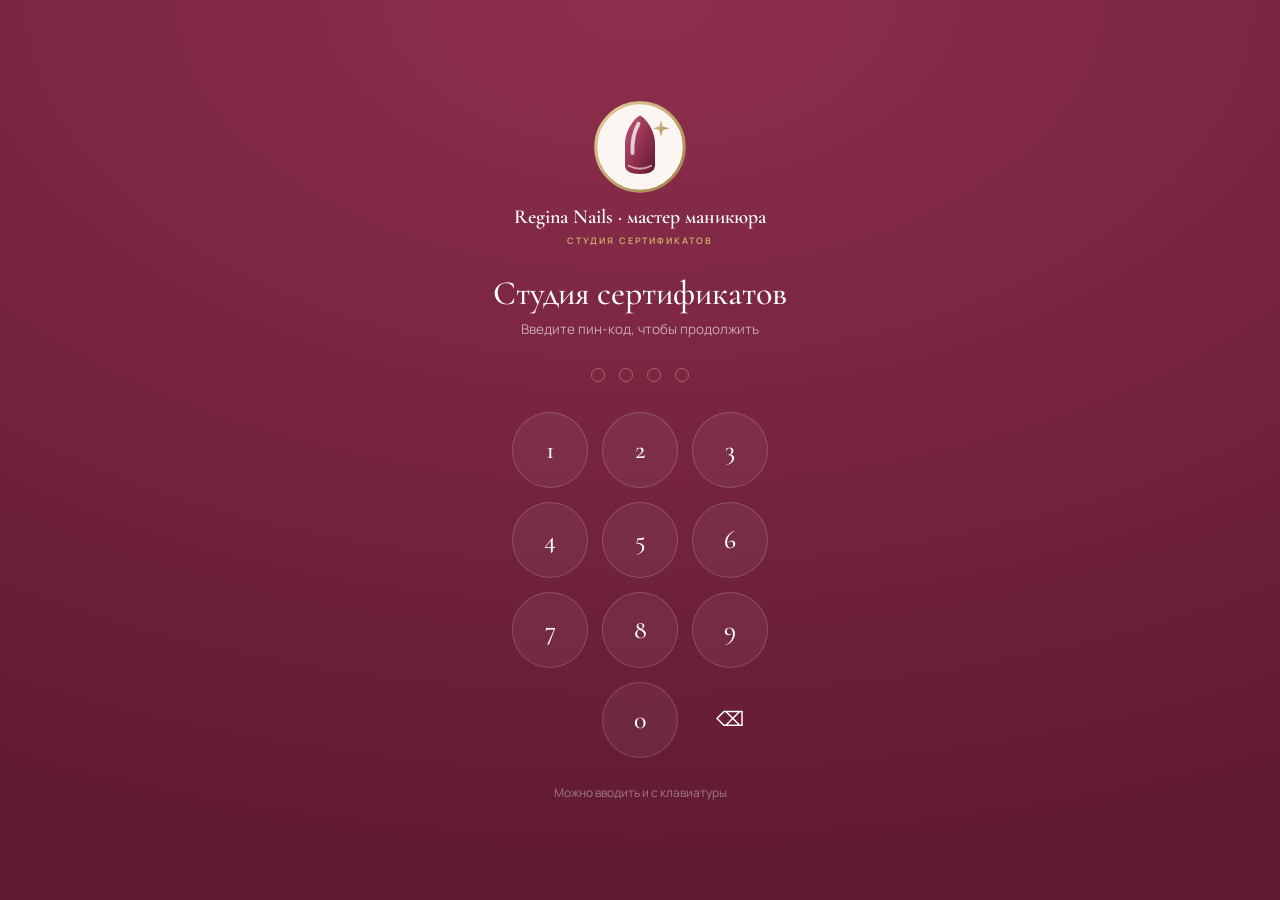
<file: gift-studio.html>
<!doctype html>
<html lang="ru">
<head>
  <meta charset="utf-8">
  <!-- страницы часто обновляются — браузер должен проверять свежесть -->
  <meta http-equiv="Cache-Control" content="no-cache">
  <meta name="viewport" content="width=device-width, initial-scale=1">
  <title>Студия сертификатов — Regina Nails</title>
  <meta name="robots" content="noindex, nofollow">
  <link rel="icon" href="assets/img/logo-mark.svg" type="image/svg+xml">
  <link rel="preconnect" href="https://fonts.googleapis.com">
  <link rel="preconnect" href="https://fonts.gstatic.com" crossorigin>
  <link href="https://fonts.googleapis.com/css2?family=Cormorant+Garamond:ital,wght@0,400;0,500;0,600;0,700;1,500;1,600&family=Manrope:wght@400;500;600;700&display=swap" rel="stylesheet">
  <style>
    :root{
      --berry:#8E2F4D; --berry-dark:#5F1932; --berry-soft:#B5546F;
      --gold:#C9A36A; --gold-dark:#A27F45; --gold-soft:#EAD3A8; --gold-pale:#F3E6CF;
      --cream:#FBF6F2; --cream-soft:#F5E6E1; --ink:#2A1D22; --muted:#7A6A6F;
      --border:#EEDFD9; --error:#d04545; --success:#2ea66d;
      --display:'Cormorant Garamond',Georgia,'Times New Roman',serif;
      --body:'Manrope',-apple-system,BlinkMacSystemFont,'Segoe UI',Roboto,Arial,sans-serif;
      --ease-out:cubic-bezier(.16,1,.3,1);
      --radius:14px; --radius-lg:22px;
      --shadow:0 10px 30px rgba(142,47,77,.08);
      --shadow-lg:0 24px 60px rgba(142,47,77,.14);
    }
    *{box-sizing:border-box;margin:0;padding:0;}
    html{-webkit-text-size-adjust:100%;}
    body{
      font-family:var(--body);font-size:15px;color:var(--ink);background:var(--cream);
      min-height:100svh;-webkit-font-smoothing:antialiased;
    }
    img{display:block;max-width:100%;height:auto;}
    /* touch-action: двойной тап по кнопкам (пин-код, чипы) не должен приближать страницу на iOS */
    button{font-family:inherit;cursor:pointer;border:0;background:none;padding:0;color:inherit;touch-action:manipulation;}
    a{color:var(--berry);text-decoration:none;touch-action:manipulation;}
    input,textarea{font-family:inherit;}

    /* ============ Экран пин-кода ============ */
    .lock{
      position:fixed;inset:0;z-index:100;display:flex;flex-direction:column;
      align-items:center;justify-content:center;padding:24px;text-align:center;
      background:radial-gradient(120% 100% at 50% 0%, #8E2F4D 0%, var(--berry-dark) 100%);
      color:#fff;transition:opacity .6s var(--ease-out), visibility .6s;
    }
    .lock.open{opacity:0;visibility:hidden;pointer-events:none;}
    .lock__logo{
      width:min(96px,26vw);height:auto;margin-bottom:10px;
      animation:fadeUp .8s var(--ease-out) both;
    }
    .lock__brand{
      font-family:var(--display);font-weight:600;font-size:20px;color:#fff;
      animation:fadeUp .8s var(--ease-out) .03s both;
    }
    .lock__site{
      font-size:9px;font-weight:700;letter-spacing:.22em;text-transform:uppercase;
      color:var(--gold);margin:5px 0 26px;
      animation:fadeUp .8s var(--ease-out) .05s both;
    }
    .lock__title{font-family:var(--display);font-weight:500;font-size:clamp(26px,5vw,34px);margin-bottom:6px;animation:fadeUp .8s var(--ease-out) .15s both;}
    .lock__sub{font-size:13.5px;color:rgba(255,255,255,.6);margin-bottom:30px;animation:fadeUp .8s var(--ease-out) .2s both;}

    .lock__dots{display:flex;gap:14px;justify-content:center;margin-bottom:30px;animation:fadeUp .8s var(--ease-out) .25s both;}
    .lock__dot{
      width:14px;height:14px;border-radius:50%;
      border:1.6px solid rgba(201,163,106,.55);background:transparent;
      transition:background .2s, transform .2s, border-color .2s;
    }
    .lock__dot.on{background:var(--gold);border-color:var(--gold);transform:scale(1.15);}
    .lock__dots.err .lock__dot{border-color:var(--error);background:transparent;animation:shake .45s var(--ease-out);}
    @keyframes shake{0%,100%{transform:translateX(0);}20%{transform:translateX(-8px);}40%{transform:translateX(7px);}60%{transform:translateX(-5px);}80%{transform:translateX(3px);}}

    .lock__pad{
      display:grid;grid-template-columns:repeat(3, 76px);gap:14px;justify-content:center;
      animation:fadeUp .8s var(--ease-out) .3s both;
    }
    .lock__key{
      height:76px;border-radius:50%;font:500 26px/1 var(--display);color:#fff;
      border:1px solid rgba(255,255,255,.18);background:rgba(255,255,255,.05);
      transition:background .18s, border-color .18s, transform .1s;
      -webkit-tap-highlight-color:transparent;user-select:none;
    }
    .lock__key:hover{background:rgba(201,163,106,.18);border-color:var(--gold);}
    .lock__key:active{transform:scale(.93);}
    .lock__key--fn{font-size:20px;border:none;background:transparent;}
    .lock__key--fn:hover{background:rgba(255,255,255,.07);border:none;}
    .lock__hint{margin-top:26px;font-size:12px;color:rgba(255,255,255,.4);animation:fadeUp .8s var(--ease-out) .35s both;}
    @keyframes fadeUp{from{opacity:0;transform:translateY(16px);}to{opacity:1;transform:none;}}

    /* ============ Приложение ============ */
    .app{max-width:1240px;margin:0 auto;padding:0 20px 80px;}
    .app[data-locked]{display:none;}

    .top{
      display:flex;align-items:center;justify-content:space-between;gap:16px;
      padding:22px 0 18px;border-bottom:1px solid var(--border);margin-bottom:34px;
    }
    .top__brand{display:flex;align-items:center;gap:14px;}
    .top__logo{height:40px;width:auto;}
    .top__title{font-family:var(--display);font-size:21px;font-weight:600;color:var(--berry);}
    .top__title small{display:block;font-family:var(--body);font-size:10.5px;font-weight:700;letter-spacing:.22em;text-transform:uppercase;color:var(--gold-dark);margin-top:2px;}
    .top__lock{
      font:700 12.5px/1 var(--body);color:var(--muted);padding:10px 18px;border-radius:100px;
      border:1px solid var(--border);transition:color .2s, border-color .2s;
    }
    .top__lock:hover{color:var(--error);border-color:var(--error);}

    .cols{display:grid;grid-template-columns:minmax(0,1fr) 400px;gap:40px;align-items:start;}
    .only-mobile{display:none;}
    /* На узких экранах предпросмотр идёт ПОСЛЕ формы и НЕ липнет к экрану —
       иначе он перекрывает поля и форму нельзя заполнить */
    @media (max-width:980px){
      /* minmax(0,1fr), не 1fr: иначе колонка не может ужаться и появляется
         горизонтальный скролл на узких экранах */
      .cols{grid-template-columns:minmax(0,1fr);gap:30px;}
      .preview-wrap{position:static;}
      .only-mobile{display:inline-flex;}
    }
    @media (max-width:440px){
      .result__linkrow{flex-wrap:wrap;}
      .result__linkrow .bigbtn{width:100%;}
      .result__share .bigbtn{flex:1 1 45%;}
    }

    /* ---------- форма ---------- */
    .panel{background:#fff;border:1px solid var(--border);border-radius:var(--radius-lg);padding:clamp(22px,4vw,34px);box-shadow:var(--shadow);}
    .fgroup{margin-bottom:26px;}
    .fgroup:last-child{margin-bottom:0;}
    .flabel{display:block;font-size:12px;font-weight:700;letter-spacing:.14em;text-transform:uppercase;color:var(--berry);margin-bottom:10px;}
    .flabel .opt{color:var(--muted);font-weight:500;text-transform:none;letter-spacing:0;}
    .finput{
      width:100%;padding:14px 16px;font-size:15px;color:var(--ink);
      background:var(--cream);border:1.4px solid var(--border);border-radius:var(--radius);
      outline:none;transition:border-color .2s, box-shadow .2s;
    }
    .finput:focus{border-color:var(--gold);box-shadow:0 0 0 4px rgba(201,163,106,.14);}
    textarea.finput{resize:vertical;min-height:76px;line-height:1.5;}

    /* ---------- свой календарь (русский, дд.мм.гггг) ----------
       Нативный input[type=date] показывает формат и язык ОС —
       поэтому поле readonly + собственный календарь. */
    .datewrap{position:relative;}
    .datewrap .finput{cursor:pointer;padding-right:46px;}
    .datewrap__icon{
      position:absolute;right:16px;top:50%;transform:translateY(-50%);
      width:18px;height:18px;color:var(--muted);pointer-events:none;
    }
    .cal{
      position:absolute;z-index:40;top:calc(100% + 8px);left:0;
      width:min(300px, 100%);background:#fff;border:1px solid var(--border);
      border-radius:var(--radius);box-shadow:var(--shadow-lg);padding:14px;
    }
    .cal__head{display:flex;align-items:center;justify-content:space-between;margin-bottom:10px;}
    .cal__title{font:700 14px/1 var(--body);color:var(--berry);}
    .cal__nav{
      width:32px;height:32px;border-radius:50%;font-size:17px;line-height:1;color:var(--berry);
      border:1px solid var(--border);transition:border-color .15s, color .15s;
    }
    .cal__nav:hover{border-color:var(--gold);color:var(--gold-dark);}
    .cal__grid{display:grid;grid-template-columns:repeat(7,1fr);gap:2px;text-align:center;}
    .cal__dow{font:700 10.5px/2.2 var(--body);color:var(--muted);text-transform:uppercase;}
    .cal__dow--we{color:var(--gold-dark);}
    .cal__day{height:34px;border-radius:10px;font:600 13px/1 var(--body);color:var(--ink);transition:background .12s;}
    .cal__day:hover{background:var(--gold-pale);}
    .cal__day.today{box-shadow:inset 0 0 0 1.4px var(--gold);}
    .cal__day.on{background:var(--berry);color:#fff;}

    .chips{display:flex;gap:8px;flex-wrap:wrap;margin-top:10px;}
    .chip{
      font:700 13px/1 var(--body);color:var(--berry);padding:9px 15px;border-radius:100px;
      border:1.4px solid var(--border);background:#fff;
      transition:all .18s var(--ease-out);
    }
    .chip:hover{border-color:var(--gold);color:var(--gold-dark);}
    .chip.on{background:var(--berry);border-color:var(--berry);color:#fff;}

    /* тип события */
    .types{display:grid;grid-template-columns:repeat(auto-fill, minmax(150px, 1fr));gap:10px;}
    .type{
      position:relative;padding:14px 12px 12px;border-radius:var(--radius);text-align:center;
      border:1.4px solid var(--border);background:#fff;
      transition:all .2s var(--ease-out);
    }
    .type:hover{border-color:var(--gold);transform:translateY(-2px);box-shadow:var(--shadow);}
    .type.on{border-color:var(--gold-dark);background:linear-gradient(180deg,#fff, var(--gold-pale));box-shadow:0 8px 22px rgba(201,163,106,.25);}
    .type__emoji{font-size:24px;line-height:1;margin-bottom:8px;}
    .type__name{font-size:12.5px;font-weight:700;color:var(--ink);line-height:1.3;}
    .type__anim{font-size:10.5px;color:var(--muted);margin-top:3px;line-height:1.3;}
    .type.on::after{
      content:'✓';position:absolute;top:6px;right:8px;width:17px;height:17px;border-radius:50%;
      background:var(--gold-dark);color:#fff;font-size:10px;line-height:17px;font-weight:700;
    }

    .wish-suggest{
      margin-top:9px;font:500 12.5px/1.3 var(--body);color:var(--gold-dark);
      border-bottom:1px dashed var(--gold);padding-bottom:1px;
      transition:color .2s;
    }
    .wish-suggest:hover{color:var(--berry);}

    /* ---------- результат ---------- */
    .result{
      margin-top:26px;background:linear-gradient(135deg, #8E2F4D, var(--berry-dark));
      border-radius:var(--radius-lg);padding:clamp(22px,4vw,30px);color:#fff;box-shadow:var(--shadow-lg);
    }
    .result h3{font-family:var(--display);font-weight:600;font-size:22px;margin-bottom:4px;}
    .result p{font-size:13px;color:rgba(255,255,255,.65);margin-bottom:16px;line-height:1.5;}
    .result__linkrow{display:flex;gap:10px;margin-bottom:14px;}
    .result__link{
      flex:1;min-width:0;padding:13px 15px;font-size:13px;color:var(--gold-pale);
      background:rgba(255,255,255,.07);border:1px solid rgba(255,255,255,.16);border-radius:var(--radius);
      outline:none;white-space:nowrap;overflow:hidden;text-overflow:ellipsis;
    }
    .bigbtn{
      display:inline-flex;align-items:center;justify-content:center;gap:9px;
      font:700 14px/1 var(--body);padding:14px 22px;border-radius:100px;white-space:nowrap;
      transition:transform .2s var(--ease-out), filter .2s, box-shadow .2s;
    }
    .bigbtn:hover{transform:translateY(-2px);filter:brightness(1.06);}
    .bigbtn svg{width:16px;height:16px;flex-shrink:0;}
    .bigbtn--gold{color:#3d0f20;background:linear-gradient(135deg,var(--gold-pale),var(--gold));box-shadow:0 10px 26px rgba(201,163,106,.35);}
    .bigbtn--line{color:#fff;border:1.4px solid rgba(255,255,255,.35);}
    .bigbtn--line:hover{border-color:var(--gold);color:var(--gold-pale);}
    .result__share{display:flex;gap:10px;flex-wrap:wrap;}
    .copied{color:var(--success) !important;background:#e8f7ef !important;}

    /* ---------- предпросмотр ---------- */
    .preview-wrap{position:sticky;top:20px;}
    .preview-head{display:flex;align-items:center;justify-content:space-between;margin-bottom:12px;}
    .preview-head .flabel{margin:0;}
    .preview-replay{
      font:700 12.5px/1 var(--body);color:var(--gold-dark);padding:8px 14px;border-radius:100px;
      border:1.4px solid var(--gold);transition:all .2s;
    }
    .preview-replay:hover{background:var(--gold-pale);}
    .phone{
      position:relative;margin:0 auto;width:min(100%, 340px);
      border-radius:36px;padding:10px;background:var(--berry-dark);
      box-shadow:var(--shadow-lg), inset 0 0 0 1.6px rgba(201,163,106,.5);
    }
    .phone__screen{position:relative;border-radius:27px;overflow:hidden;background:var(--cream);height:0;padding-bottom:198%;}
    .phone__screen iframe{
      position:absolute;top:0;left:0;width:390px;height:772px;border:0;
      transform-origin:0 0; /* масштаб выставляет JS */
      pointer-events:none;
    }
    .preview-note{margin-top:12px;text-align:center;font-size:12px;color:var(--muted);line-height:1.5;}

    /* ---------- история ---------- */
    .history{margin-top:44px;}
    .history h2{font-family:var(--display);font-weight:600;font-size:26px;color:var(--berry);margin-bottom:6px;}
    .history > p{font-size:13px;color:var(--muted);margin-bottom:18px;}
    .history__empty{padding:26px;border:1.4px dashed var(--border);border-radius:var(--radius-lg);text-align:center;color:var(--muted);font-size:13.5px;}
    .hitem{
      display:flex;align-items:center;gap:14px;flex-wrap:wrap;
      background:#fff;border:1px solid var(--border);border-radius:var(--radius);
      padding:14px 18px;margin-bottom:10px;box-shadow:var(--shadow);
    }
    .hitem__emoji{font-size:22px;}
    .hitem__info{flex:1;min-width:160px;}
    .hitem__name{font-weight:700;font-size:14.5px;color:var(--ink);}
    .hitem__sub{font-size:12px;color:var(--muted);margin-top:2px;}
    .hitem__btn{
      font:700 12.5px/1 var(--body);color:var(--berry);padding:9px 14px;border-radius:100px;
      border:1.4px solid var(--border);transition:all .18s;
    }
    .hitem__btn:hover{border-color:var(--gold);color:var(--gold-dark);}
    .hitem__btn--del:hover{border-color:var(--error);color:var(--error);}
  </style>
</head>
<body>

  <!-- ============ Пин-код ============ -->
  <div class="lock" id="lock">
    <img class="lock__logo" src="assets/img/logo-mark.svg" alt="Regina Nails">
    <div class="lock__brand">Regina Nails · мастер маникюра</div>
    <div class="lock__site">студия сертификатов</div>
    <h1 class="lock__title">Студия сертификатов</h1>
    <p class="lock__sub">Введите пин-код, чтобы продолжить</p>
    <div class="lock__dots" id="dots">
    </div>
    <div class="lock__pad" id="pad">
      <button class="lock__key" data-d="1">1</button>
      <button class="lock__key" data-d="2">2</button>
      <button class="lock__key" data-d="3">3</button>
      <button class="lock__key" data-d="4">4</button>
      <button class="lock__key" data-d="5">5</button>
      <button class="lock__key" data-d="6">6</button>
      <button class="lock__key" data-d="7">7</button>
      <button class="lock__key" data-d="8">8</button>
      <button class="lock__key" data-d="9">9</button>
      <span></span>
      <button class="lock__key" data-d="0">0</button>
      <button class="lock__key lock__key--fn" data-d="del" aria-label="Стереть">⌫</button>
    </div>
    <div class="lock__hint">Можно вводить и с клавиатуры</div>
  </div>

  <!-- ============ Приложение ============ -->
  <div class="app" id="app" data-locked>
    <header class="top">
      <div class="top__brand">
        <img class="top__logo" src="assets/img/logo-mark.svg" alt="Regina Nails">
        <div class="top__title">Студия сертификатов
          <small>Regina Nails · мастер маникюра</small>
        </div>
      </div>
      <button class="top__lock" id="lockBtn">Выйти</button>
    </header>

    <div class="cols">
      <!-- Форма -->
      <div>
        <div class="panel">
          <div class="fgroup">
            <label class="flabel" for="fName">Имя и фамилия получателя</label>
            <input class="finput" id="fName" type="text" placeholder="Например: Мария Иванова" autocomplete="off">
          </div>

          <div class="fgroup">
            <label class="flabel" for="fAmount">Сумма сертификата, ₽</label>
            <input class="finput" id="fAmount" type="number" inputmode="numeric" min="500" step="100" placeholder="3000">
            <div class="chips" id="amountChips">
              <button class="chip" data-v="1500">1 500</button>
              <button class="chip" data-v="2000">2 000</button>
              <button class="chip" data-v="3000">3 000</button>
              <button class="chip" data-v="4000">4 000</button>
              <button class="chip" data-v="5000">5 000</button>
              <button class="chip" data-v="7000">7 000</button>
            </div>
          </div>

          <div class="fgroup">
            <span class="flabel">Повод — своя анимация для каждого</span>
            <div class="types" id="types"></div>
          </div>

          <div class="fgroup">
            <label class="flabel" for="fExpiry">Действителен до</label>
            <div class="datewrap">
              <input class="finput" id="fExpiry" type="text" readonly placeholder="дд.мм.гггг" aria-label="Действителен до, формат дд.мм.гггг">
              <svg class="datewrap__icon" viewBox="0 0 24 24" fill="none" stroke="currentColor" stroke-width="2" stroke-linecap="round" stroke-linejoin="round" aria-hidden="true"><rect x="3" y="4" width="18" height="18" rx="2"/><line x1="16" y1="2" x2="16" y2="6"/><line x1="8" y1="2" x2="8" y2="6"/><line x1="3" y1="10" x2="21" y2="10"/></svg>
              <div class="cal" id="cal" hidden></div>
            </div>
            <div class="chips" id="expiryChips">
              <button class="chip" data-m="3">3 месяца</button>
              <button class="chip on" data-m="6">6 месяцев</button>
              <button class="chip" data-m="12">1 год</button>
            </div>
          </div>

          <div class="fgroup">
            <label class="flabel" for="fMessage">Пожелание <span class="opt">— необязательно</span></label>
            <textarea class="finput" id="fMessage" maxlength="220" placeholder="Тёплые слова, которые увидит получатель…"></textarea>
            <button class="wish-suggest" id="wishSuggest">✨ Подставить готовое пожелание</button>
          </div>

          <div class="fgroup only-mobile" style="margin-top:-6px">
            <button class="bigbtn" id="toPreview" style="width:100%;color:var(--berry);border:1.4px solid var(--gold);background:var(--gold-pale)">
              👁 Посмотреть предпросмотр
            </button>
          </div>
        </div>

        <!-- Результат -->
        <div class="result">
          <h3>Ссылка на сертификат</h3>
          <p>Отправьте её получателю или покупателю — сертификат откроется красиво, с анимацией. Номер: <strong id="certNoOut" style="color:var(--gold-pale)">—</strong></p>
          <div class="result__linkrow">
            <input class="result__link" id="linkOut" readonly value="Заполните имя и сумму…" aria-label="Ссылка на сертификат">
            <button class="bigbtn bigbtn--gold" id="copyBtn">
              <svg viewBox="0 0 24 24" fill="none" stroke="currentColor" stroke-width="2" stroke-linecap="round" stroke-linejoin="round" aria-hidden="true"><rect x="9" y="9" width="13" height="13" rx="2"/><path d="M5 15H4a2 2 0 0 1-2-2V4a2 2 0 0 1 2-2h9a2 2 0 0 1 2 2v1"/></svg>
              Копировать
            </button>
          </div>
          <div class="result__share">
            <a class="bigbtn bigbtn--line" id="waShare" target="_blank" rel="noopener">
              <svg viewBox="0 0 24 24" fill="currentColor" aria-hidden="true"><path d="M12 2a10 10 0 0 0-8.6 15.1L2 22l5-1.3A10 10 0 1 0 12 2zm5.4 14.1c-.2.7-1.3 1.3-1.9 1.4-.5.1-1.1.1-1.8-.1-.4-.1-1-.3-1.7-.6-2.9-1.3-4.8-4.2-5-4.4-.1-.2-1.2-1.6-1.2-3s.7-2.1 1-2.4c.2-.3.5-.3.7-.3h.5c.2 0 .4 0 .6.5.2.6.8 2 .9 2.1.1.2.1.3 0 .5-.1.2-.1.3-.3.5l-.4.5c-.1.1-.3.3-.1.6.2.3.8 1.3 1.7 2.1 1.2 1.1 2.2 1.4 2.5 1.5.3.2.5.1.7-.1.2-.2.8-.9 1-1.2.2-.3.4-.3.7-.2.3.1 1.9.9 2.2 1.1.3.2.5.2.6.4.1.1.1.7-.1 1.4z"/></svg>
              WhatsApp
            </a>
            <a class="bigbtn bigbtn--line" id="tgShare" target="_blank" rel="noopener">
              <svg viewBox="0 0 24 24" fill="currentColor" aria-hidden="true"><path d="M21.9 4.6c.3-1.2-.9-2.2-2-1.7L2.7 9.9c-1.2.5-1.1 2.2.1 2.6l4.4 1.4 1.7 5.2c.3 1 1.6 1.3 2.4.5l2.4-2.4 4.4 3.2c.9.7 2.2.2 2.4-.9l3.3-14.9zM8.2 12.9l9.3-5.7c.2-.1.4.2.2.3l-7.7 7-.3 3.2-1.5-4.8z"/></svg>
              Telegram
            </a>
            <a class="bigbtn bigbtn--line" id="openFull" target="_blank" rel="noopener">
              <svg viewBox="0 0 24 24" fill="none" stroke="currentColor" stroke-width="2" stroke-linecap="round" stroke-linejoin="round" aria-hidden="true"><path d="M18 13v6a2 2 0 0 1-2 2H5a2 2 0 0 1-2-2V8a2 2 0 0 1 2-2h6"/><polyline points="15 3 21 3 21 9"/><line x1="10" y1="14" x2="21" y2="3"/></svg>
              Открыть
            </a>
            <button class="bigbtn bigbtn--line" id="newBtn" title="Очистить форму и создать следующий сертификат">
              ＋ Новый сертификат
            </button>
          </div>
        </div>
      </div>

      <!-- Предпросмотр -->
      <div class="preview-wrap">
        <div class="preview-head">
          <span class="flabel">Живой предпросмотр</span>
          <button class="preview-replay" id="replayBtn">▶ Проиграть заново</button>
        </div>
        <div class="phone">
          <div class="phone__screen" id="phoneScreen">
            <iframe id="pv" title="Предпросмотр сертификата"></iframe>
          </div>
        </div>
        <p class="preview-note">Так получатель увидит сертификат на телефоне.<br>Нажмите «Проиграть заново», чтобы посмотреть анимацию открытия.</p>
      </div>
    </div>

    <!-- История -->
    <section class="history">
      <h2>Выданные сертификаты</h2>
      <p id="histNote">Загружаю историю…</p>
      <div id="historyList"></div>
    </section>
  </div>

  <script>
  'use strict';
  /* ============================================================
     Студия подарочных сертификатов (закрытая, по пин-коду).
     Формирует ссылку на gift.html с данными в base64url:
     gift.html#1.<base64url(JSON)> — бэкенда нет, всё в ссылке.
     ============================================================ */

  /* ---------- пин-код ---------- */
  var lock = document.getElementById('lock');
  var app = document.getElementById('app');
  var dots = document.getElementById('dots');
  var pin = '';
  var PIN_OK = atob('MjU4MA=='); /* пин-код Регины; меняешь — обнови PIN_HASH в gift-api.php */
  var PIN_LEN = PIN_OK.length;
  /* точек столько, сколько цифр в пине */
  for(var di = 0; di < PIN_LEN; di++){ var sp = document.createElement('span'); sp.className = 'lock__dot'; dots.appendChild(sp); }
  var dotEls = dots.querySelectorAll('.lock__dot');

  function unlockApp(){
    lock.classList.add('open');
    app.removeAttribute('data-locked');
    /* пин сохраняем на сессию: им же авторизуются запросы к gift-api.php */
    sessionStorage.setItem('rn_gift_auth', pin);
    initApp();
  }
  function renderDots(){
    dotEls.forEach(function(d, i){ d.classList.toggle('on', i < pin.length); });
  }
  function pinInput(d){
    if(d === 'del'){ pin = pin.slice(0, -1); renderDots(); return; }
    if(pin.length >= PIN_LEN) return;
    pin += d; renderDots();
    if(pin.length === PIN_LEN){
      if(pin === PIN_OK){ setTimeout(unlockApp, 180); }
      else {
        dots.classList.add('err');
        setTimeout(function(){ dots.classList.remove('err'); pin = ''; renderDots(); }, 550);
      }
    }
  }
  document.getElementById('pad').addEventListener('click', function(e){
    var b = e.target.closest('[data-d]');
    if(b) pinInput(b.dataset.d);
  });
  document.addEventListener('keydown', function(e){
    if(!lock.classList.contains('open')){
      if(/^[0-9]$/.test(e.key)) pinInput(e.key);
      else if(e.key === 'Backspace') pinInput('del');
    }
  });
  document.getElementById('lockBtn').addEventListener('click', function(){
    sessionStorage.removeItem('rn_gift_auth');
    location.reload();
  });

  /* ---------- поводы (id должны совпадать с THEMES в gift.html) ---------- */
  var TYPES = [
    { id:'universal', emoji:'💅', name:'Время быть красивой', anim:'мерцающие блёстки',
      wish:'Ты заслуживаешь самого красивого маникюра. Пусть каждый взгляд на руки поднимает настроение!' },
    { id:'birthday', emoji:'🎉', name:'День рождения', anim:'конфетти и шары',
      wish:'С днём рождения! Пусть этот год будет таким же ярким, как твой новый маникюр.' },
    { id:'girlfriend', emoji:'🌸', name:'Подруге', anim:'летящие лепестки',
      wish:'Моей любимой подруге — немного красоты и время только для себя. Ты чудесная!' },
    { id:'newyear', emoji:'🎄', name:'Новый год', anim:'снег и фейерверк',
      wish:'С Новым годом! Пусть он начнётся с идеального маникюра и сияет до самого декабря.' },
    { id:'march8', emoji:'🌷', name:'8 Марта', anim:'весенние лепестки',
      wish:'С 8 Марта! Весны в душе, нежности в каждом дне и безупречного маникюра.' },
    { id:'love', emoji:'❤️', name:'От всего сердца', anim:'парящие сердца',
      wish:'Самой красивой — от всего сердца. Позволь себе немного заботы и красоты.' }
  ];

  /* ---------- состояние формы ---------- */
  var state = { name:'', amount:'', type:'universal', expiry:'', message:'', certNo:'' };
  /* Номер сертификата уникален: после сохранения в историю любое изменение
     формы = уже НОВЫЙ сертификат, и он получает новый номер (иначе второй
     сертификат перезаписывал бы первый в истории). */
  var savedCurrent = false;
  function touchForm(){
    if(savedCurrent){ state.certNo = newCertNo(); savedCurrent = false; }
  }

  function newCertNo(){
    var d = new Date();
    var yy = String(d.getFullYear()).slice(-2);
    var mm = ('0' + (d.getMonth() + 1)).slice(-2);
    return 'RN-' + yy + mm + '-' + String(1000 + Math.floor(Math.random() * 9000));
  }

  function plusMonths(m){
    var d = new Date();
    d.setMonth(d.getMonth() + m);
    return d.toISOString().slice(0, 10);
  }

  /* даты храним в ISO (для ссылки), показываем всегда как дд.мм.гггг */
  function fmtRu(iso){
    if(!iso) return '';
    var p = iso.split('-');
    return p[2] + '.' + p[1] + '.' + p[0];
  }
  function isoOf(y, m, d){
    return y + '-' + ('0' + (m + 1)).slice(-2) + '-' + ('0' + d).slice(-2);
  }

  /* ---------- кодирование ссылки ---------- */
  function encodeData(obj){
    var bytes = new TextEncoder().encode(JSON.stringify(obj));
    var bin = '';
    for(var i = 0; i < bytes.length; i++) bin += String.fromCharCode(bytes[i]);
    return '1.' + btoa(bin).replace(/\+/g, '-').replace(/\//g, '_').replace(/=+$/, '');
  }
  function viewerBase(){
    return location.href.split(/[?#]/)[0].replace(/gift-studio\.html$/, 'gift.html');
  }
  function buildUrl(){
    if(!state.name.trim() || !Number(state.amount)) return null;
    var payload = {
      n: state.name.trim(),
      a: Number(state.amount),
      t: state.type,
      k: state.certNo
    };
    if(state.expiry) payload.e = state.expiry;
    if(state.message.trim()) payload.m = state.message.trim();
    return viewerBase() + '#' + encodeData(payload);
  }

  /* ---------- инициализация приложения ---------- */
  var inited = false;
  function initApp(){
    if(inited) return; inited = true;

    state.certNo = newCertNo();
    state.expiry = plusMonths(6);

    /* карточки поводов */
    var typesEl = document.getElementById('types');
    TYPES.forEach(function(t){
      var b = document.createElement('button');
      b.className = 'type' + (t.id === state.type ? ' on' : '');
      b.dataset.id = t.id;
      b.innerHTML = '<div class="type__emoji">' + t.emoji + '</div>' +
        '<div class="type__name">' + t.name + '</div>' +
        '<div class="type__anim">' + t.anim + '</div>';
      b.addEventListener('click', function(){
        touchForm();
        state.type = t.id;
        typesEl.querySelectorAll('.type').forEach(function(x){ x.classList.toggle('on', x.dataset.id === t.id); });
        update(true);
      });
      typesEl.appendChild(b);
    });

    var fName = document.getElementById('fName');
    var fAmount = document.getElementById('fAmount');
    var fExpiry = document.getElementById('fExpiry');
    var fMessage = document.getElementById('fMessage');
    fExpiry.value = fmtRu(state.expiry);

    fName.addEventListener('input', function(){ touchForm(); state.name = fName.value; update(); });
    fAmount.addEventListener('input', function(){
      touchForm(); state.amount = fAmount.value;
      document.querySelectorAll('#amountChips .chip').forEach(function(c){ c.classList.toggle('on', c.dataset.v === fAmount.value); });
      update();
    });
    fMessage.addEventListener('input', function(){ touchForm(); state.message = fMessage.value; update(); });

    /* ---------- русский календарь для «Действителен до» ---------- */
    var MONTHS = ['Январь','Февраль','Март','Апрель','Май','Июнь',
                  'Июль','Август','Сентябрь','Октябрь','Ноябрь','Декабрь'];
    var DOW = ['Пн','Вт','Ср','Чт','Пт','Сб','Вс'];
    var calEl = document.getElementById('cal');
    var calView = new Date();

    function renderCal(){
      var y = calView.getFullYear(), m = calView.getMonth();
      var shift = (new Date(y, m, 1).getDay() + 6) % 7; /* неделя с понедельника */
      var dim = new Date(y, m + 1, 0).getDate();
      var t = new Date();
      var todayIso = isoOf(t.getFullYear(), t.getMonth(), t.getDate());
      var html = '<div class="cal__head">' +
        '<button type="button" class="cal__nav" data-nav="-1" aria-label="Предыдущий месяц">‹</button>' +
        '<div class="cal__title">' + MONTHS[m] + ' ' + y + '</div>' +
        '<button type="button" class="cal__nav" data-nav="1" aria-label="Следующий месяц">›</button>' +
        '</div><div class="cal__grid">';
      DOW.forEach(function(d, i){
        html += '<span class="cal__dow' + (i >= 5 ? ' cal__dow--we' : '') + '">' + d + '</span>';
      });
      for(var i = 0; i < shift; i++) html += '<span></span>';
      for(var d = 1; d <= dim; d++){
        var iso = isoOf(y, m, d);
        html += '<button type="button" class="cal__day' +
          (iso === state.expiry ? ' on' : '') + (iso === todayIso ? ' today' : '') +
          '" data-iso="' + iso + '">' + d + '</button>';
      }
      calEl.innerHTML = html + '</div>';
    }
    function openCal(){
      calView = state.expiry ? new Date(state.expiry + 'T00:00:00') : new Date();
      renderCal();
      calEl.hidden = false;
    }
    fExpiry.addEventListener('click', function(){
      if(calEl.hidden) openCal(); else calEl.hidden = true;
    });
    calEl.addEventListener('click', function(e){
      var nav = e.target.closest('[data-nav]');
      if(nav){
        calView.setMonth(calView.getMonth() + Number(nav.dataset.nav));
        renderCal();
        return;
      }
      var day = e.target.closest('[data-iso]');
      if(day){
        touchForm();
        state.expiry = day.dataset.iso;
        fExpiry.value = fmtRu(state.expiry);
        document.querySelectorAll('#expiryChips .chip').forEach(function(c){ c.classList.remove('on'); });
        calEl.hidden = true;
        update();
      }
    });
    document.addEventListener('click', function(e){
      if(!e.target.closest('.datewrap')) calEl.hidden = true;
    });

    document.getElementById('amountChips').addEventListener('click', function(e){
      var c = e.target.closest('.chip'); if(!c) return;
      touchForm();
      fAmount.value = c.dataset.v; state.amount = c.dataset.v;
      this.querySelectorAll('.chip').forEach(function(x){ x.classList.toggle('on', x === c); });
      update(true);
    });
    document.getElementById('expiryChips').addEventListener('click', function(e){
      var c = e.target.closest('.chip'); if(!c) return;
      touchForm();
      state.expiry = plusMonths(Number(c.dataset.m));
      fExpiry.value = fmtRu(state.expiry);
      this.querySelectorAll('.chip').forEach(function(x){ x.classList.toggle('on', x === c); });
      update();
    });

    document.getElementById('wishSuggest').addEventListener('click', function(){
      touchForm();
      var t = TYPES.find(function(x){ return x.id === state.type; });
      fMessage.value = t.wish; state.message = t.wish; update();
    });

    /* «Новый сертификат» — очистить форму под следующего получателя */
    document.getElementById('newBtn').addEventListener('click', function(){
      state.name = ''; state.amount = ''; state.message = '';
      state.expiry = plusMonths(6);
      state.certNo = newCertNo(); savedCurrent = false;
      fName.value = ''; fAmount.value = ''; fMessage.value = '';
      fExpiry.value = fmtRu(state.expiry);
      document.querySelectorAll('#amountChips .chip').forEach(function(c){ c.classList.remove('on'); });
      document.querySelectorAll('#expiryChips .chip').forEach(function(c){ c.classList.toggle('on', c.dataset.m === '6'); });
      update(true);
      document.querySelector('.panel').scrollIntoView({ behavior:'smooth', block:'start' });
      setTimeout(function(){ fName.focus(); }, 500);
    });

    /* мобильная кнопка «к предпросмотру» */
    document.getElementById('toPreview').addEventListener('click', function(){
      document.querySelector('.preview-wrap').scrollIntoView({ behavior:'smooth', block:'start' });
    });

    /* копирование и шаринг */
    var copyBtn = document.getElementById('copyBtn');
    copyBtn.addEventListener('click', function(){
      var url = buildUrl();
      if(!url){ flashLink(); return; }
      (navigator.clipboard ? navigator.clipboard.writeText(url) : Promise.reject())
        .catch(function(){
          var inp = document.getElementById('linkOut');
          inp.select(); document.execCommand('copy');
        })
        .then(function(){
          copyBtn.classList.add('copied');
          copyBtn.lastChild.textContent = ' Скопировано';
          setTimeout(function(){
            copyBtn.classList.remove('copied');
            copyBtn.lastChild.textContent = ' Копировать';
          }, 1800);
        });
      saveToHistory(url);
    });
    ['waShare', 'tgShare', 'openFull'].forEach(function(id){
      document.getElementById(id).addEventListener('click', function(e){
        if(!buildUrl()){ e.preventDefault(); flashLink(); return; }
        saveToHistory(buildUrl());
      });
    });

    document.getElementById('replayBtn').addEventListener('click', function(){ refreshPreview(); });

    /* масштаб iframe-превью под ширину «телефона» */
    function scalePreview(){
      var screen = document.getElementById('phoneScreen');
      var s = screen.clientWidth / 390;
      var f = document.getElementById('pv');
      f.style.transform = 'scale(' + s + ')';
      f.style.height = (screen.clientHeight / s) + 'px';
    }
    window.addEventListener('resize', scalePreview);
    scalePreview();

    update(true);
    initHistory();
  }

  function flashLink(){
    var inp = document.getElementById('linkOut');
    inp.style.borderColor = 'var(--error)';
    inp.style.color = '#f3b0b0';
    setTimeout(function(){ inp.style.borderColor = ''; inp.style.color = ''; }, 1200);
  }

  /* ---------- обновление ссылки и превью ---------- */
  var pvTimer = null;
  function update(immediate){
    var url = buildUrl();
    var linkOut = document.getElementById('linkOut');
    document.getElementById('certNoOut').textContent = state.certNo;
    linkOut.value = url || 'Заполните имя и сумму…';

    var name = state.name.trim() || 'вас';
    var shareText = '💅 Подарочный сертификат на маникюр от мастера Регины для ' + name + '. Откройте по ссылке:';
    if(url){
      document.getElementById('waShare').href = 'https://wa.me/?text=' + encodeURIComponent(shareText + ' ' + url);
      document.getElementById('tgShare').href = 'https://t.me/share/url?url=' + encodeURIComponent(url) + '&text=' + encodeURIComponent(shareText);
      document.getElementById('openFull').href = url;
    }

    clearTimeout(pvTimer);
    pvTimer = setTimeout(refreshPreview, immediate ? 60 : 600);
  }

  var pvSeq = 0;
  /* метка запуска страницы: делает адрес предпросмотра уникальным между
     сессиями, иначе браузер отдаёт iframe из кэша со старой версией */
  var PV_BOOT = Date.now().toString(36);
  function previewUrl(){
    var payload = {
      n: state.name.trim() || 'Мария Иванова',
      a: Number(state.amount) || 3000,
      t: state.type,
      k: state.certNo
    };
    if(state.expiry) payload.e = state.expiry;
    if(state.message.trim()) payload.m = state.message.trim();
    /* r меняется не только в hash (иначе iframe не перезагружается) и не
       повторяется между сессиями (иначе предпросмотр придёт из кэша) */
    return viewerBase() + '?pv=1&r=' + PV_BOOT + '-' + (++pvSeq) + '#' + encodeData(payload);
  }
  function refreshPreview(){
    document.getElementById('pv').src = previewUrl();
  }

  /* ---------- история ----------
     Источник правды — хостинг (gift-api.php → gift-data/history.json):
     история общая для всех устройств Регины. localStorage — кэш и
     запасной вариант, если сервер недоступен (например, локальный запуск
     или хостинг без PHP). */
  var API_URL = 'gift-api.php';
  var serverOk = null; /* null — ещё не знаем, true/false — результат */

  function apiCall(payload){
    payload.pin = sessionStorage.getItem('rn_gift_auth') || '';
    return fetch(API_URL, { method:'POST', body: JSON.stringify(payload) })
      .then(function(r){ return r.json(); })
      .then(function(d){
        if(!d || !d.ok) throw new Error(d && d.error || 'api');
        return d.list || [];
      });
  }
  function histNote(){
    var el = document.getElementById('histNote');
    if(serverOk) el.textContent = 'История сохраняется на сайте и видна с любого устройства. Ссылку можно скопировать повторно в любой момент.';
    else el.textContent = 'Сервер истории недоступен — записи хранятся только в этом браузере.';
  }

  function loadHistory(){
    try{ return JSON.parse(localStorage.getItem('rn_gift_history') || '[]'); }
    catch(e){ return []; }
  }
  function cacheHistory(list){
    try{ localStorage.setItem('rn_gift_history', JSON.stringify(list.slice(0, 40))); }catch(e){}
  }

  /* первая загрузка: тянем с сервера; локальные записи, которых там нет
     (созданные до синхронизации), досылаем на сервер */
  function initHistory(){
    apiCall({ action:'list' }).then(function(serverList){
      serverOk = true;
      var known = {};
      serverList.forEach(function(x){ known[x.k] = 1; });
      var missing = loadHistory().filter(function(x){ return x.k && !known[x.k]; });
      if(!missing.length){
        cacheHistory(serverList); histNote(); renderHistory(serverList); return;
      }
      var chain = Promise.resolve(serverList);
      missing.reverse().forEach(function(item){
        chain = chain.then(function(){ return apiCall({ action:'save', item:item }); });
      });
      chain.then(function(finalList){
        cacheHistory(finalList); histNote(); renderHistory(finalList);
      });
    }).catch(function(){
      serverOk = false; histNote(); renderHistory(loadHistory());
    });
  }

  function saveToHistory(url){
    if(!url) return;
    var item = {
      k: state.certNo, n: state.name.trim(), a: Number(state.amount),
      t: state.type, e: state.expiry, url: url, ts: Date.now()
    };
    savedCurrent = true;
    /* локальный кэш обновляем сразу, сервер — следом */
    var list = loadHistory().filter(function(x){ return x.k !== item.k; });
    list.unshift(item);
    cacheHistory(list);
    renderHistory(list);
    apiCall({ action:'save', item:item }).then(function(serverList){
      serverOk = true; cacheHistory(serverList); histNote(); renderHistory(serverList);
    }).catch(function(){ serverOk = false; histNote(); });
  }

  function deleteFromHistory(k){
    var list = loadHistory().filter(function(x){ return x.k !== k; });
    cacheHistory(list);
    renderHistory(list);
    apiCall({ action:'delete', k:k }).then(function(serverList){
      serverOk = true; cacheHistory(serverList); histNote(); renderHistory(serverList);
    }).catch(function(){ serverOk = false; histNote(); });
  }

  function renderHistory(list){
    var listEl = document.getElementById('historyList');
    if(!list) list = loadHistory();
    if(!list.length){
      listEl.innerHTML = '<div class="history__empty">Пока пусто. Создайте первый сертификат и нажмите «Копировать» — он появится здесь.</div>';
      return;
    }
    listEl.innerHTML = '';
    list.forEach(function(item){
      var t = TYPES.find(function(x){ return x.id === item.t; }) || TYPES[0];
      var d = new Date(item.ts);
      var row = document.createElement('div');
      row.className = 'hitem';
      row.innerHTML =
        '<div class="hitem__emoji">' + t.emoji + '</div>' +
        '<div class="hitem__info">' +
          '<div class="hitem__name"></div>' +
          '<div class="hitem__sub">' + Number(item.a).toLocaleString('ru-RU') + ' ₽ · ' + t.name +
            ' · ' + item.k + ' · ' + ('0'+d.getDate()).slice(-2) + '.' + ('0'+(d.getMonth()+1)).slice(-2) + '.' + d.getFullYear() + '</div>' +
        '</div>' +
        '<button class="hitem__btn" data-act="copy">Копировать ссылку</button>' +
        '<a class="hitem__btn" target="_blank" rel="noopener" data-act="open">Открыть</a>' +
        '<button class="hitem__btn hitem__btn--del" data-act="del" aria-label="Удалить">✕</button>';
      row.querySelector('.hitem__name').textContent = item.n || '—';
      row.querySelector('[data-act="open"]').href = item.url;
      row.querySelector('[data-act="copy"]').addEventListener('click', function(){
        var b = this;
        (navigator.clipboard ? navigator.clipboard.writeText(item.url) : Promise.reject()).then(function(){
          b.textContent = '✓ Скопировано';
          setTimeout(function(){ b.textContent = 'Копировать ссылку'; }, 1600);
        }).catch(function(){ prompt('Скопируйте ссылку:', item.url); });
      });
      row.querySelector('[data-act="del"]').addEventListener('click', function(){
        deleteFromHistory(item.k);
      });
      listEl.appendChild(row);
    });
  }

  /* ---------- автологин в рамках сессии ---------- */
  if(sessionStorage.getItem('rn_gift_auth') === PIN_OK){
    pin = PIN_OK;
    lock.classList.add('open');
    app.removeAttribute('data-locked');
    initApp();
  }
  </script>
</body>
</html>
</file>
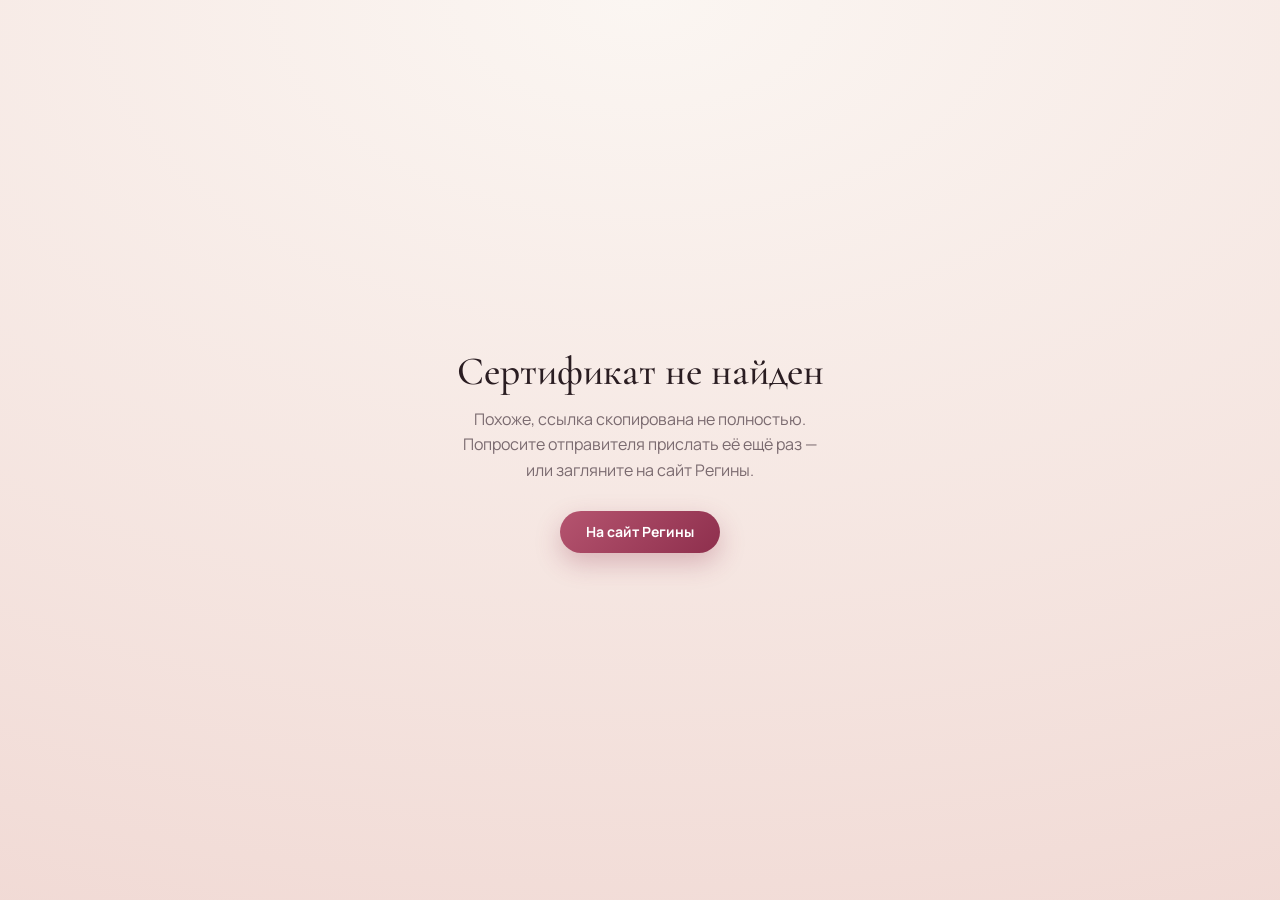
<file: gift.html>
<!doctype html>
<html lang="ru">
<head>
  <meta charset="utf-8">
  <!-- страницы часто обновляются — браузер должен проверять свежесть -->
  <meta http-equiv="Cache-Control" content="no-cache">
  <meta name="viewport" content="width=device-width, initial-scale=1">
  <title>Подарочный сертификат на маникюр — Regina Nails</title>
  <meta name="robots" content="noindex">
  <meta property="og:title" content="Подарочный сертификат на маникюр — Regina Nails">
  <meta property="og:description" content="Вам подарили сертификат на маникюр у мастера Регины. Откройте, чтобы посмотреть сюрприз.">
  <link rel="icon" href="assets/img/logo-mark.svg" type="image/svg+xml">
  <link rel="preconnect" href="https://fonts.googleapis.com">
  <link rel="preconnect" href="https://fonts.gstatic.com" crossorigin>
  <link href="https://fonts.googleapis.com/css2?family=Cormorant+Garamond:ital,wght@0,400;0,500;0,600;0,700;1,500;1,600&family=Manrope:wght@400;500;600;700&display=swap" rel="stylesheet">
  <style>
    :root{
      --berry:#8E2F4D; --berry-dark:#5F1932; --berry-soft:#B5546F;
      --gold:#C9A36A; --gold-dark:#A27F45; --gold-soft:#EAD3A8; --gold-pale:#F3E6CF;
      --cream:#FBF6F2; --cream-soft:#F5E6E1; --ink:#2A1D22; --muted:#7A6A6F;
      --display:'Cormorant Garamond',Georgia,'Times New Roman',serif;
      --body:'Manrope',-apple-system,BlinkMacSystemFont,'Segoe UI',Roboto,Arial,sans-serif;
      --ease-out:cubic-bezier(.16,1,.3,1);
      /* тема повода — переопределяется из JS */
      --page-bg1:#FBF6F2; --page-bg2:#F1DAD5; --page-ink:#2A1D22; --page-muted:#7A6A6F;
      --theme-accent:#A27F45;
    }
    *{box-sizing:border-box;margin:0;padding:0;}
    [hidden]{display:none !important;}
    html{-webkit-text-size-adjust:100%;}
    body{
      font-family:var(--body);color:var(--page-ink);
      background:radial-gradient(130% 110% at 50% 0%, var(--page-bg1) 0%, var(--page-bg2) 100%) fixed;
      min-height:100svh;-webkit-font-smoothing:antialiased;overflow-x:hidden;
    }
    img{display:block;max-width:100%;height:auto;}
    /* touch-action: чтобы двойной тап по кнопкам не приближал страницу на iOS */
    button{font-family:inherit;cursor:pointer;border:0;background:none;color:inherit;touch-action:manipulation;}
    a{color:inherit;text-decoration:none;touch-action:manipulation;}

    /* ---------- канвас с частицами ---------- */
    #fx{position:fixed;inset:0;width:100%;height:100%;z-index:50;pointer-events:none;}

    /* ---------- интро ---------- */
    .intro{
      position:fixed;inset:0;z-index:30;display:flex;flex-direction:column;
      align-items:center;justify-content:center;text-align:center;padding:24px;gap:0;
      transition:opacity .8s var(--ease-out), transform .8s var(--ease-out);
    }
    .intro.out{opacity:0;transform:scale(1.12);pointer-events:none;}
    .intro__logowrap{
      position:relative;margin-bottom:16px;
      animation:sealIn 1.1s var(--ease-out) .2s both, sealFloat 5.5s ease-in-out 1.4s infinite;
    }
    .intro__logowrap::before{
      content:'';position:absolute;inset:-52px -66px;border-radius:50%;
      background:radial-gradient(ellipse, rgba(201,163,106,.28) 0%, rgba(201,163,106,0) 68%);
      animation:pulse 3.2s ease-in-out infinite;
    }
    .intro__logo{position:relative;width:min(120px,30vw);height:auto;margin:0 auto;}
    
    .intro__brand{
      position:relative;font-family:var(--display);font-weight:600;
      font-size:clamp(20px,4.6vw,26px);color:var(--page-ink);margin-top:12px;
    }
    .intro__site{
      font-size:10px;font-weight:700;letter-spacing:.24em;text-transform:uppercase;
      color:var(--theme-accent);margin:6px 0 32px;
      animation:fadeUp .9s var(--ease-out) .4s both;
    }
    .intro__title{
      font-family:var(--display);font-weight:500;font-size:clamp(30px,7vw,46px);
      line-height:1.12;color:var(--page-ink);margin-bottom:10px;
      animation:fadeUp .9s var(--ease-out) .45s both;
    }
    .intro__name{
      font-family:var(--display);font-style:italic;font-weight:600;
      font-size:clamp(22px,5.4vw,32px);color:var(--theme-accent);margin-bottom:44px;
      animation:fadeUp .9s var(--ease-out) .6s both;
    }
    .intro__btn{
      font:700 15px/1 var(--body);letter-spacing:.04em;color:#fff;
      padding:18px 42px;border-radius:100px;
      background:linear-gradient(135deg, var(--gold) 0%, var(--gold-dark) 100%);
      box-shadow:0 14px 36px rgba(162,127,69,.4);
      transition:transform .25s var(--ease-out), box-shadow .25s var(--ease-out), filter .25s;
      animation:fadeUp .9s var(--ease-out) .75s both;
      position:relative;overflow:hidden;
    }
    .intro__btn::after{
      content:'';position:absolute;inset:0;
      background:linear-gradient(105deg, transparent 42%, rgba(255,255,255,.45) 50%, transparent 58%);
      transform:translateX(-130%);animation:btnShine 3.4s ease 1.8s infinite;
    }
    .intro__btn:hover{transform:translateY(-2px);box-shadow:0 18px 44px rgba(162,127,69,.5);filter:brightness(1.05);}
    .intro__btn:active{transform:translateY(0);}
    .intro__hint{
      margin-top:22px;font-size:12.5px;color:var(--page-muted);letter-spacing:.02em;
      animation:fadeUp .9s var(--ease-out) .9s both;
    }

    @keyframes fadeUp{from{opacity:0;transform:translateY(18px);}to{opacity:1;transform:none;}}
    @keyframes sealIn{from{opacity:0;transform:scale(.6);}to{opacity:1;transform:scale(1);}}
    @keyframes sealFloat{0%,100%{transform:translateY(0);}50%{transform:translateY(-9px);}}
    @keyframes pulse{0%,100%{opacity:.55;transform:scale(.94);}50%{opacity:1;transform:scale(1.06);}}
    @keyframes btnShine{0%{transform:translateX(-130%);}38%,100%{transform:translateX(130%);}}

    /* ---------- сцена с сертификатом ---------- */
    .stage{
      position:relative;z-index:20;min-height:100svh;display:flex;flex-direction:column;
      align-items:center;justify-content:center;padding:40px 16px 56px;
    }
    .stage[hidden]{display:none;}

    .card{
      position:relative;width:100%;max-width:560px;
      background:radial-gradient(140% 120% at 0% 0%, #ffffff 0%, var(--cream) 48%, var(--cream-soft) 100%);
      border-radius:18px;overflow:hidden;
      box-shadow:0 40px 110px rgba(94,25,50,.32), 0 6px 24px rgba(94,25,50,.12);
      padding:clamp(30px,7vw,52px) clamp(22px,6vw,46px) clamp(26px,5vw,38px);
      text-align:center;color:var(--ink);
      opacity:0;transform:perspective(1300px) rotateX(22deg) translateY(70px) scale(.92);
    }
    .stage.revealed .card{
      opacity:1;transform:none;
      transition:opacity .9s var(--ease-out) .1s, transform 1.05s var(--ease-out) .1s;
    }
    .card::after{
      content:'';position:absolute;inset:0;pointer-events:none;
      background:linear-gradient(115deg, transparent 42%, rgba(255,255,255,.5) 50%, transparent 58%);
      transform:translateX(-140%) skewX(-8deg);
    }
    .stage.revealed .card::after{animation:cardShine 7s ease 1.5s infinite;}
    @keyframes cardShine{0%{transform:translateX(-140%) skewX(-8deg);}26%,100%{transform:translateX(140%) skewX(-8deg);}}

    .card__frame{position:absolute;inset:12px;border:1.6px solid var(--gold);border-radius:12px;pointer-events:none;}
    .card__frame::after{content:'';position:absolute;inset:4px;border:.6px solid var(--gold-dark);opacity:.5;border-radius:9px;}
    .card__corner{position:absolute;width:26px;height:26px;border:0 solid var(--gold-dark);opacity:.9;pointer-events:none;}
    .card__corner.tl{top:12px;left:12px;border-top-width:2px;border-left-width:2px;margin:-5px 0 0 -5px;border-top-left-radius:4px;}
    .card__corner.tr{top:12px;right:12px;border-top-width:2px;border-right-width:2px;margin:-5px -5px 0 0;border-top-right-radius:4px;}
    .card__corner.bl{bottom:12px;left:12px;border-bottom-width:2px;border-left-width:2px;margin:0 0 -5px -5px;border-bottom-left-radius:4px;}
    .card__corner.br{bottom:12px;right:12px;border-bottom-width:2px;border-right-width:2px;margin:0 -5px -5px 0;border-bottom-right-radius:4px;}
    .card > .r{opacity:0;transform:translateY(16px);}
    .stage.revealed .card > .r{opacity:1;transform:none;transition:opacity .7s var(--ease-out), transform .7s var(--ease-out);}

    .card__logo{height:52px;width:auto;margin:0 auto 6px;}
    .card__tips{display:flex;justify-content:center;gap:7px;margin-top:16px;}
    .card__tips i{width:13px;height:24px;border-radius:50% 50% 40% 40% / 62% 62% 38% 38%;background:var(--c);
      box-shadow:inset -2px -3px 5px rgba(0,0,0,.15),inset 2px 2px 4px rgba(255,255,255,.5);}
    .card__tips i:nth-child(2),.card__tips i:nth-child(4){transform:translateY(-4px);}
    .card__tips i:nth-child(3){transform:translateY(-7px);}
    .card__brand{font-family:var(--display);font-weight:600;font-size:19px;color:var(--berry-dark);}
    .card__eyebrow{font-size:10.5px;font-weight:700;letter-spacing:.4em;text-transform:uppercase;color:var(--gold-dark);margin-top:10px;}
    .card__rule{width:58px;height:2px;background:linear-gradient(90deg,transparent,var(--gold),transparent);margin:14px auto 0;}
    .card__title{
      font-family:var(--display);font-weight:600;color:var(--berry);
      font-size:clamp(30px,7.6vw,44px);line-height:1.08;margin-top:16px;letter-spacing:.01em;
    }
    .card__for{font-size:12px;letter-spacing:.24em;text-transform:uppercase;color:var(--muted);margin-top:18px;}
    .card__name{
      font-family:var(--display);font-style:italic;font-weight:600;color:var(--berry-dark);
      font-size:clamp(24px,6vw,34px);line-height:1.15;margin-top:4px;
      padding:0 6px 10px;display:inline-block;
      border-bottom:1.4px solid var(--gold);
    }
    .card__amount{
      font-family:var(--display);font-weight:700;color:var(--gold-dark);
      font-size:clamp(46px,12vw,68px);line-height:1;margin-top:22px;
      font-variant-numeric:tabular-nums;
      text-shadow:0 1px 0 #fff;
    }
    .card__amount,.card__meta-val{font-variant-numeric:lining-nums;}
    .card__amount small{font-size:.62em;font-weight:600;margin-left:.14em;}
    .card__amount-cap{font-size:12.5px;color:var(--muted);letter-spacing:.06em;margin-top:8px;}
    .card__message{
      font-family:var(--display);font-style:italic;font-weight:500;color:var(--ink);
      font-size:clamp(17px,4.4vw,20px);line-height:1.5;max-width:400px;margin:20px auto 0;
    }
    .card__expired{
      display:inline-block;margin-top:16px;padding:7px 16px;border-radius:100px;
      font-size:12px;font-weight:700;letter-spacing:.06em;color:#a34040;
      background:rgba(208,69,69,.09);border:1px solid rgba(208,69,69,.25);
    }
    .card__meta{
      display:flex;align-items:flex-end;justify-content:space-between;gap:14px;
      margin-top:clamp(24px,6vw,36px);padding-top:18px;
      border-top:1px solid rgba(201,163,106,.35);
    }
    .card__meta-col{flex:1;text-align:left;}
    .card__meta-col:last-child{text-align:right;}
    .card__meta-cap{font-size:9.5px;letter-spacing:.18em;text-transform:uppercase;color:var(--muted);}
    .card__meta-val{font-family:var(--display);font-weight:600;font-size:15.5px;color:var(--berry-dark);margin-top:3px;white-space:nowrap;}
    .card__site{
      text-align:center;margin-top:16px;
      font-size:9.5px;font-weight:700;letter-spacing:.26em;text-transform:uppercase;
      color:var(--gold-dark);
    }

    /* ---------- блок «как воспользоваться» ---------- */
    .after{
      width:100%;max-width:560px;margin-top:26px;text-align:center;
      opacity:0;transform:translateY(20px);
    }
    .stage.revealed .after{opacity:1;transform:none;transition:opacity .8s var(--ease-out) 1.5s, transform .8s var(--ease-out) 1.5s;}
    .after__how{font-size:13.5px;line-height:1.65;color:var(--page-muted);max-width:460px;margin:0 auto 18px;}
    .after__how strong{color:var(--page-ink);font-weight:700;}
    .after__btns{display:flex;gap:12px;justify-content:center;flex-wrap:wrap;}
    .btn{
      display:inline-flex;align-items:center;gap:9px;
      font:700 14px/1 var(--body);padding:14px 26px;border-radius:100px;
      transition:transform .22s var(--ease-out), box-shadow .22s var(--ease-out), filter .22s;
    }
    .btn:hover{transform:translateY(-2px);filter:brightness(1.06);}
    .btn--primary{color:#fff;background:linear-gradient(135deg,var(--berry-soft),var(--berry));box-shadow:0 10px 26px rgba(142,47,77,.28);}
    .btn--ghost{color:var(--page-ink);border:1.4px solid var(--theme-accent);background:rgba(255,255,255,.5);}
    .btn svg{width:16px;height:16px;flex-shrink:0;}
    .after__site{display:inline-block;margin-top:26px;font-size:12px;letter-spacing:.22em;text-transform:uppercase;color:var(--page-muted);font-weight:700;transition:color .2s;}
    .after__site:hover{color:var(--theme-accent);}

    /* ---------- тёмная тема (новый год) ---------- */
    body.dark .btn--ghost{background:rgba(255,255,255,.08);}
    body.dark .intro__btn{box-shadow:0 14px 40px rgba(201,163,106,.35);}
    body.dark .intro__brand{color:#fff;}

    /* ---------- «сертификат не найден» ---------- */
    .notfound{
      position:relative;z-index:20;min-height:100svh;display:flex;flex-direction:column;
      align-items:center;justify-content:center;text-align:center;padding:24px;
    }
    .notfound[hidden]{display:none;}
    .notfound h1{font-family:var(--display);font-weight:500;font-size:clamp(28px,6vw,40px);color:var(--ink);margin-bottom:12px;}
    .notfound p{color:var(--muted);max-width:380px;line-height:1.6;margin-bottom:28px;}

    @media (prefers-reduced-motion: reduce){
      *{animation:none !important;transition:none !important;}
      .card,.card > .r,.after{opacity:1 !important;transform:none !important;}
      #fx{display:none;}
    }
  </style>
</head>
<body>

  <canvas id="fx" aria-hidden="true"></canvas>

  <!-- Интро -->
  <div class="intro" id="intro" hidden>
    <div class="intro__logowrap">
      <img class="intro__logo" src="assets/img/logo-mark.svg" alt="Regina Nails">
      <div class="intro__brand">Regina Nails · мастер маникюра</div>
    </div>
    <div class="intro__site">подарочный сертификат</div>
    <h1 class="intro__title">Вам подарили сертификат</h1>
    <div class="intro__name" id="introName"></div>
    <button class="intro__btn" id="openBtn">Открыть подарок</button>
    <div class="intro__hint">Нажмите, чтобы увидеть сюрприз</div>
  </div>

  <!-- Сертификат -->
  <main class="stage" id="stage" hidden>
    <section class="card" id="card" aria-label="Подарочный сертификат">
      <div class="card__frame" aria-hidden="true"></div>
      <span class="card__corner tl" aria-hidden="true"></span><span class="card__corner tr" aria-hidden="true"></span>
      <span class="card__corner bl" aria-hidden="true"></span><span class="card__corner br" aria-hidden="true"></span>

      <div class="r" style="transition-delay:.45s">
        <img class="card__logo" src="assets/img/logo-mark.svg" alt="">
        <div class="card__brand">Regina Nails · мастер маникюра</div>
        <div class="card__eyebrow">Подарочный сертификат</div>
        <div class="card__rule"></div>
      </div>

      <div class="r" style="transition-delay:.6s">
        <h1 class="card__title" id="cardTitle"></h1>
        <div class="card__tips" aria-hidden="true"><i style="--c:#F2D4CB"></i><i style="--c:#E8B4B0"></i><i style="--c:#8E2F4D"></i><i style="--c:#C9A36A"></i><i style="--c:#F4F1EC"></i></div>
      </div>

      <div class="r" style="transition-delay:.75s">
        <div class="card__for">на имя</div>
        <div class="card__name" id="cardName"></div>
      </div>

      <div class="r" style="transition-delay:.9s">
        <div class="card__amount"><span id="amountNum">0</span><small>₽</small></div>
        <div class="card__amount-cap">на маникюр и педикюр у мастера Регины</div>
      </div>

      <div class="r" style="transition-delay:1.05s">
        <p class="card__message" id="cardMessage" hidden></p>
        <div class="card__expired" id="expiredBadge" hidden>Срок действия сертификата истёк</div>
      </div>

      <div class="r card__meta" style="transition-delay:1.2s">
        <div class="card__meta-col">
          <div class="card__meta-cap">Сертификат №</div>
          <div class="card__meta-val" id="certNo">—</div>
        </div>
        <div class="card__meta-col">
          <div class="card__meta-cap">Действителен до</div>
          <div class="card__meta-val" id="certExpiry">—</div>
        </div>
      </div>

      <div class="r card__site" style="transition-delay:1.3s">Краснодар · Regina Nails</div>
    </section>

    <div class="after">
      <p class="after__how">
        <strong>Как воспользоваться:</strong> напишите Регине любым удобным способом
        и назовите номер сертификата — она подберёт удобное время и дизайн.
      </p>
      <div class="after__btns">
        <a class="btn btn--primary" id="tgBtn" target="_blank" rel="noopener">
          <svg viewBox="0 0 24 24" fill="currentColor" aria-hidden="true"><path d="M21.9 4.6c.3-1.2-.9-2.2-2-1.7L2.7 9.9c-1.2.5-1.1 2.2.1 2.6l4.4 1.4 1.7 5.2c.3 1 1.6 1.3 2.4.5l2.4-2.4 4.4 3.2c.9.7 2.2.2 2.4-.9l3.3-14.9zM8.2 12.9l9.3-5.7c.2-.1.4.2.2.3l-7.7 7-.3 3.2-1.5-4.8z"/></svg>
          Написать в Telegram
        </a>
        <a class="btn btn--ghost" id="waBtn" target="_blank" rel="noopener">
          <svg viewBox="0 0 24 24" fill="currentColor" aria-hidden="true"><path d="M12 2a10 10 0 0 0-8.6 15.1L2 22l5-1.3A10 10 0 1 0 12 2zm5.4 14.1c-.2.7-1.3 1.3-1.9 1.4-.5.1-1.1.1-1.8-.1-.4-.1-1-.3-1.7-.6-2.9-1.3-4.8-4.2-5-4.4-.1-.2-1.2-1.6-1.2-3s.7-2.1 1-2.4c.2-.3.5-.3.7-.3h.5c.2 0 .4 0 .6.5.2.6.8 2 .9 2.1.1.2.1.3 0 .5-.1.2-.1.3-.3.5l-.4.5c-.1.1-.3.3-.1.6.2.3.8 1.3 1.7 2.1 1.2 1.1 2.2 1.4 2.5 1.5.3.2.5.1.7-.1.2-.2.8-.9 1-1.2.2-.3.4-.3.7-.2.3.1 1.9.9 2.2 1.1.3.2.5.2.6.4.1.1.1.7-.1 1.4z"/></svg>
          WhatsApp
        </a>
      </div>
      <a class="after__site" href="index.html">Сайт Регины</a>
    </div>
  </main>

  <!-- Ошибка -->
  <div class="notfound" id="notfound" hidden>
    <h1>Сертификат не найден</h1>
    <p>Похоже, ссылка скопирована не полностью. Попросите отправителя прислать её ещё раз — или загляните на сайт Регины.</p>
    <a class="btn btn--primary" href="index.html">На сайт Регины</a>
  </div>

  <script src="assets/js/config.js"></script>
  <script>
  'use strict';
  /* ============================================================
     Просмотр подарочного сертификата.
     Данные зашиты в ссылку: gift.html#1.<base64url(JSON)>
     JSON: { n:ФИО, a:сумма, t:тип, e:действителен до (ISO), m:пожелание, k:номер }
     Ссылки создаёт gift-studio.html (пин-код у Регины).
     ============================================================ */

  /* ---------- темы поводов (id должны совпадать с TYPES в студии) ---------- */
  var THEMES = {
    universal: {
      title:'Время быть красивой', dark:false,
      bg1:'#FBF6F2', bg2:'#F1DAD5', accent:'#A27F45',
      ambient:{kind:'glitter', n:46}, burst:{kind:'glitter', n:110}
    },
    birthday: {
      title:'С днём рождения!', dark:false,
      bg1:'#FDF7F2', bg2:'#F6E2D8', accent:'#B5546F',
      ambient:{kind:'confetti', n:34, balloons:6}, burst:{kind:'confetti', n:160}
    },
    girlfriend: {
      title:'Для любимой подруги', dark:false,
      bg1:'#FDF6F6', bg2:'#F4DCDF', accent:'#B5546F',
      ambient:{kind:'petals', n:34}, burst:{kind:'petals', n:90}
    },
    newyear: {
      title:'С Новым годом!', dark:true,
      bg1:'#5A1830', bg2:'#2A0A16', accent:'#C9A36A',
      ambient:{kind:'snow', n:90, fireworks:true}, burst:{kind:'firework', n:3}
    },
    march8: {
      title:'С 8 Марта!', dark:false,
      bg1:'#FDF8F1', bg2:'#F4E2E6', accent:'#C9798F',
      ambient:{kind:'tulips', n:34}, burst:{kind:'tulips', n:90}
    },
    love: {
      title:'От всего сердца', dark:false,
      bg1:'#FDF4F2', bg2:'#F4DADA', accent:'#B5464F',
      ambient:{kind:'hearts', n:26}, burst:{kind:'hearts', n:60}
    }
  };

  /* ---------- декодер данных из ссылки ---------- */
  function decodeData(){
    try{
      var h = location.hash.replace(/^#/,'');
      if(h.indexOf('1.') !== 0) return null;
      var b64 = h.slice(2).replace(/-/g,'+').replace(/_/g,'/');
      while(b64.length % 4) b64 += '=';
      var bin = atob(b64);
      var bytes = new Uint8Array(bin.length);
      for(var i=0;i<bin.length;i++) bytes[i] = bin.charCodeAt(i);
      var data = JSON.parse(new TextDecoder().decode(bytes));
      if(!data || !data.n || !data.a) return null;
      return data;
    }catch(e){ return null; }
  }

  function fmtAmount(n){ return Math.round(n).toLocaleString('ru-RU'); }
  function fmtDate(iso){
    var d = new Date(iso + 'T00:00:00');
    if(isNaN(d)) return null;
    return ('0'+d.getDate()).slice(-2) + '.' + ('0'+(d.getMonth()+1)).slice(-2) + '.' + d.getFullYear();
  }

  /* ---------- инициализация ---------- */
  var data = decodeData();
  var intro = document.getElementById('intro');
  var stage = document.getElementById('stage');

  if(!data){
    document.getElementById('notfound').hidden = false;
  } else {
    var theme = THEMES[data.t] || THEMES.universal;
    var rs = document.documentElement.style;
    rs.setProperty('--page-bg1', theme.bg1);
    rs.setProperty('--page-bg2', theme.bg2);
    rs.setProperty('--theme-accent', theme.accent);
    if(theme.dark){
      document.body.classList.add('dark');
      rs.setProperty('--page-ink', '#FBF9F4');
      rs.setProperty('--page-muted', 'rgba(251,249,244,.72)');
    }

    document.getElementById('introName').textContent = data.n;
    document.getElementById('cardTitle').textContent = theme.title;
    document.getElementById('cardName').textContent = data.n;
    document.getElementById('certNo').textContent = data.k || '—';

    var expiryEl = document.getElementById('certExpiry');
    var expiryStr = data.e ? fmtDate(data.e) : null;
    expiryEl.textContent = expiryStr || 'бессрочно';
    if(data.e){
      var exp = new Date(data.e + 'T23:59:59');
      if(!isNaN(exp) && exp < new Date()) document.getElementById('expiredBadge').hidden = false;
    }

    if(data.m){
      var msgEl = document.getElementById('cardMessage');
      msgEl.textContent = '«' + data.m + '»';
      msgEl.hidden = false;
    }

    /* контакты из config.js */
    var cfg = window.RN_CONFIG || {};
    var tg = document.getElementById('tgBtn');
    if(cfg.telegram) tg.href = cfg.telegram; else tg.hidden = true;
    var wa = document.getElementById('waBtn');
    if(cfg.whatsapp) wa.href = cfg.whatsapp; else wa.hidden = true;

    intro.hidden = false;

    var reduced = window.matchMedia('(prefers-reduced-motion: reduce)').matches;

    /* режим предпросмотра из студии (?pv=1): iframe не кликается —
       открываем сертификат сами через секунду */
    if(/[?&]pv=1/.test(location.search)){
      setTimeout(function(){ document.getElementById('openBtn').click(); }, 1100);
    }

    document.getElementById('openBtn').addEventListener('click', function(){
      intro.classList.add('out');
      stage.hidden = false;
      /* залп частиц из центра + запуск постоянной анимации */
      if(!reduced){
        FX.burst(theme.burst);
        FX.ambient(theme.ambient);
      }
      requestAnimationFrame(function(){ requestAnimationFrame(function(){
        stage.classList.add('revealed');
      });});
      setTimeout(function(){ intro.style.display = 'none'; }, 900);
      /* сумма «набегает» */
      var target = Number(data.a) || 0;
      var numEl = document.getElementById('amountNum');
      if(reduced){ numEl.textContent = fmtAmount(target); return; }
      var t0 = null, DUR = 1500;
      setTimeout(function step(){
        if(!t0){ t0 = performance.now(); }
        var p = Math.min((performance.now() - t0) / DUR, 1);
        var ease = 1 - Math.pow(1 - p, 3);
        numEl.textContent = fmtAmount(target * ease);
        if(p < 1) requestAnimationFrame(step);
      }, 950);
    });
  }

  /* ============================================================
     Движок частиц — все анимации нарисованы кодом на canvas.
     ============================================================ */
  var FX = (function(){
    var canvas = document.getElementById('fx');
    var ctx = canvas.getContext('2d');
    var W = 0, H = 0, DPR = Math.min(window.devicePixelRatio || 1, 2);
    var parts = [];        /* активные частицы */
    var emitters = [];     /* постоянные генераторы (снег, конфетти...) */
    var running = false;
    var MAX = 320;

    function resize(){
      W = window.innerWidth; H = window.innerHeight;
      canvas.width = W * DPR; canvas.height = H * DPR;
      ctx.setTransform(DPR, 0, 0, DPR, 0, 0);
    }
    window.addEventListener('resize', resize);
    resize();

    var R = Math.random;
    function rnd(a, b){ return a + R() * (b - a); }
    function pick(arr){ return arr[(R() * arr.length) | 0]; }

    var GOLD = ['#C9A36A', '#EAD3A8', '#F3E6CF', '#A27F45'];
    var GLITTER = ['#C9A36A', '#EAD3A8', '#ffffff', '#E8B4B0', '#D79CA2', '#B5546F'];
    var CONFETTI = ['#C9A36A', '#8E2F4D', '#E8B4B0', '#F3E6CF', '#ffffff', '#D79CA2'];
    var PETALS = ['#f4c6c3', '#eeb2b8', '#fbe3e0', '#E9D3BF', '#e8a1ab'];
    var TULIPS = ['#e88ca0', '#f2b5c4', '#f7d774', '#E9D3BF', '#d97b93'];
    var HEARTS = ['#d97b7b', '#e8a1a1', '#C9A36A', '#B5546F'];
    var FIRE = ['#F3E6CF', '#C9A36A', '#ffffff', '#E8B4B0', '#EAD3A8'];

    /* --- фабрики частиц --- */
    function dust(x, y, boost){
      return { kind:'dust', x:x!=null?x:rnd(0,W), y:y!=null?y:rnd(0,H),
        vx:rnd(-.15,.15) * (boost||1), vy:rnd(-.35,-.08) * (boost||1),
        r:rnd(1,3.4), c:pick(GOLD), life:1, fade:rnd(.0012,.003),
        tw:rnd(0,Math.PI*2), tws:rnd(.02,.05) };
    }
    function confetti(x, y, burst){
      var p = { kind:'confetti', x:x!=null?x:rnd(0,W), y:y!=null?y:-20,
        w:rnd(5,9), h:rnd(8,15), c:pick(CONFETTI),
        rot:rnd(0,Math.PI*2), rs:rnd(-.12,.12),
        vx:rnd(-.6,.6), vy:rnd(.8,1.9), sway:rnd(0,Math.PI*2), sws:rnd(.02,.06),
        life:1, fade:0 };
      if(burst){ var a=rnd(0,Math.PI*2), s=rnd(3,11);
        p.vx=Math.cos(a)*s; p.vy=Math.sin(a)*s-3; p.fade=rnd(.004,.008); }
      return p;
    }
    function petal(x, y, colors, burst){
      var p = { kind:'petal', x:x!=null?x:rnd(0,W), y:y!=null?y:-20,
        rx:rnd(5,9), ry:rnd(3,5.5), c:pick(colors),
        rot:rnd(0,Math.PI*2), rs:rnd(-.04,.04),
        vx:rnd(-.4,.4), vy:rnd(.5,1.2), sway:rnd(0,Math.PI*2), sws:rnd(.015,.04),
        life:1, fade:0 };
      if(burst){ var a=rnd(0,Math.PI*2), s=rnd(2,8);
        p.vx=Math.cos(a)*s; p.vy=Math.sin(a)*s-2; p.fade=rnd(.003,.007); }
      return p;
    }
    function heart(x, y, burst){
      var p = { kind:'heart', x:x!=null?x:rnd(0,W), y:y!=null?y:H+20,
        s:rnd(6,13), c:pick(HEARTS),
        vx:rnd(-.3,.3), vy:rnd(-1.1,-.45), sway:rnd(0,Math.PI*2), sws:rnd(.02,.05),
        life:1, fade:rnd(.0015,.0035) };
      if(burst){ var a=rnd(0,Math.PI*2), s2=rnd(2,8);
        p.vx=Math.cos(a)*s2; p.vy=Math.sin(a)*s2-2.5; p.fade=rnd(.004,.009); }
      return p;
    }
    function glitter(x, y, burst){
      var p = { kind:'glitter', x:x!=null?x:rnd(0,W), y:y!=null?y:-12,
        r:rnd(2.5,6.5), c:pick(GLITTER), rot:rnd(0,Math.PI), rs:rnd(-.03,.03),
        vx:rnd(-.2,.2), vy:rnd(.35,.9), tw:rnd(0,Math.PI*2), tws:rnd(.04,.09),
        life:1, fade:0 };
      if(burst){ var a=rnd(0,Math.PI*2), s=rnd(2,9);
        p.vx=Math.cos(a)*s; p.vy=Math.sin(a)*s-2; p.fade=rnd(.004,.008); }
      return p;
    }
    function snow(x, y){
      return { kind:'snow', x:x!=null?x:rnd(0,W), y:y!=null?y:-10,
        r:rnd(1,3.6), vx:rnd(-.25,.25), vy:rnd(.4,1.3),
        sway:rnd(0,Math.PI*2), sws:rnd(.01,.03), a:rnd(.4,.95), life:1, fade:0 };
    }
    function spark(x, y, c){
      var a = rnd(0, Math.PI*2), s = rnd(1.5, 6.5);
      return { kind:'spark', x:x, y:y, vx:Math.cos(a)*s, vy:Math.sin(a)*s,
        r:rnd(1,2.6), c:c, life:1, fade:rnd(.008,.016), trail:[] };
    }
    function balloon(){
      return { kind:'balloon', x:rnd(W*.06, W*.94), y:H + rnd(60,300),
        rx:rnd(16,24), c:pick(['#C9A36A','#8E2F4D','#E8B4B0','#EAD3A8','#D79CA2']),
        vy:rnd(-.55,-.3), sway:rnd(0,Math.PI*2), sws:rnd(.008,.018), life:1, fade:0 };
    }

    function firework(cx, cy){
      var c = pick(FIRE), n = 46 + (R()*26|0);
      for(var i=0;i<n;i++) parts.push(spark(cx, cy, c));
    }

    /* --- отрисовка --- */
    function drawHeartPath(s){
      ctx.beginPath();
      ctx.moveTo(0, s*.32);
      ctx.bezierCurveTo(0, 0, -s*.55, 0, -s*.55, s*.32);
      ctx.bezierCurveTo(-s*.55, s*.62, 0, s*.82, 0, s*1.05);
      ctx.bezierCurveTo(0, s*.82, s*.55, s*.62, s*.55, s*.32);
      ctx.bezierCurveTo(s*.55, 0, 0, 0, 0, s*.32);
      ctx.closePath();
    }

    function step(){
      if(!running) return;
      ctx.clearRect(0, 0, W, H);
      for(var e=0;e<emitters.length;e++) emitters[e]();

      for(var i=parts.length-1;i>=0;i--){
        var p = parts[i];
        p.life -= p.fade;

        if(p.kind === 'dust'){
          p.tw += p.tws; p.x += p.vx; p.y += p.vy;
          var al = p.life * (0.55 + 0.45*Math.sin(p.tw));
          ctx.globalAlpha = Math.max(al, 0);
          ctx.fillStyle = p.c;
          ctx.beginPath(); ctx.arc(p.x, p.y, p.r, 0, 7); ctx.fill();
          ctx.globalAlpha = Math.max(al*.35, 0);
          ctx.beginPath(); ctx.arc(p.x, p.y, p.r*2.4, 0, 7); ctx.fill();
        }
        else if(p.kind === 'glitter'){
          p.vx *= .98; p.vy = p.vy < .9 ? p.vy + .03 : p.vy;
          p.tw += p.tws; p.rot += p.rs; p.x += p.vx; p.y += p.vy;
          var ga = p.life * (.35 + .65*Math.abs(Math.sin(p.tw)));
          ctx.globalAlpha = Math.max(ga, 0);
          ctx.save(); ctx.translate(p.x, p.y); ctx.rotate(p.rot);
          ctx.fillStyle = p.c; ctx.beginPath();
          for(var k=0;k<8;k++){ var ang=k*Math.PI/4, rr=k%2 ? p.r*.3 : p.r*(.7+.3*Math.abs(Math.sin(p.tw)));
            ctx.lineTo(Math.cos(ang)*rr, Math.sin(ang)*rr); }
          ctx.closePath(); ctx.fill();
          ctx.restore();
        }
        else if(p.kind === 'confetti'){
          p.vy = Math.min(p.vy + .05, 2.4); p.vx *= .985;
          p.sway += p.sws; p.x += p.vx + Math.sin(p.sway)*.7; p.y += p.vy;
          p.rot += p.rs;
          ctx.globalAlpha = Math.max(p.life, 0);
          ctx.save(); ctx.translate(p.x, p.y); ctx.rotate(p.rot);
          ctx.scale(1, Math.abs(Math.sin(p.sway*1.4)) * .8 + .2); /* «переворот» ленточки */
          ctx.fillStyle = p.c; ctx.fillRect(-p.w/2, -p.h/2, p.w, p.h);
          ctx.restore();
        }
        else if(p.kind === 'petal'){
          p.vy = Math.min(p.vy + .02, 1.6); p.vx *= .99;
          p.sway += p.sws; p.x += p.vx + Math.sin(p.sway)*.9; p.y += p.vy;
          p.rot += p.rs;
          ctx.globalAlpha = Math.max(p.life * .92, 0);
          ctx.save(); ctx.translate(p.x, p.y); ctx.rotate(p.rot + Math.sin(p.sway)*.4);
          ctx.fillStyle = p.c;
          ctx.beginPath(); ctx.ellipse(0, 0, p.rx, p.ry, 0, 0, 7); ctx.fill();
          ctx.restore();
        }
        else if(p.kind === 'heart'){
          p.sway += p.sws; p.x += p.vx + Math.sin(p.sway)*.6; p.y += p.vy;
          if(p.vy < 0) p.vy *= .999; else { p.vy += .06; } /* залповые падают */
          ctx.globalAlpha = Math.max(p.life * .9, 0);
          ctx.save(); ctx.translate(p.x, p.y); ctx.rotate(Math.sin(p.sway)*.25);
          ctx.fillStyle = p.c; drawHeartPath(p.s); ctx.fill();
          ctx.restore();
        }
        else if(p.kind === 'snow'){
          p.sway += p.sws; p.x += p.vx + Math.sin(p.sway)*.5; p.y += p.vy;
          ctx.globalAlpha = p.a;
          ctx.fillStyle = '#fff';
          ctx.beginPath(); ctx.arc(p.x, p.y, p.r, 0, 7); ctx.fill();
        }
        else if(p.kind === 'spark'){
          p.vx *= .975; p.vy = p.vy * .975 + .055;
          p.x += p.vx; p.y += p.vy;
          p.trail.push([p.x, p.y]); if(p.trail.length > 5) p.trail.shift();
          ctx.globalAlpha = Math.max(p.life, 0);
          ctx.strokeStyle = p.c; ctx.lineWidth = p.r; ctx.lineCap = 'round';
          ctx.beginPath(); ctx.moveTo(p.trail[0][0], p.trail[0][1]);
          for(var t=1;t<p.trail.length;t++) ctx.lineTo(p.trail[t][0], p.trail[t][1]);
          ctx.stroke();
        }
        else if(p.kind === 'balloon'){
          p.sway += p.sws; p.x += Math.sin(p.sway)*.5; p.y += p.vy;
          ctx.globalAlpha = .85;
          ctx.save(); ctx.translate(p.x, p.y);
          /* ниточка */
          ctx.strokeStyle = 'rgba(122,106,111,.5)'; ctx.lineWidth = 1;
          ctx.beginPath(); ctx.moveTo(0, p.rx*1.28);
          ctx.quadraticCurveTo(Math.sin(p.sway*2)*8, p.rx*1.28 + 30, Math.sin(p.sway)*5, p.rx*1.28 + 58);
          ctx.stroke();
          /* шар + блик */
          ctx.fillStyle = p.c;
          ctx.beginPath(); ctx.ellipse(0, 0, p.rx, p.rx*1.22, 0, 0, 7); ctx.fill();
          ctx.beginPath(); ctx.moveTo(-4, p.rx*1.2); ctx.lineTo(4, p.rx*1.2); ctx.lineTo(0, p.rx*1.34); ctx.closePath(); ctx.fill();
          ctx.globalAlpha = .35; ctx.fillStyle = '#fff';
          ctx.beginPath(); ctx.ellipse(-p.rx*.32, -p.rx*.42, p.rx*.24, p.rx*.36, -.5, 0, 7); ctx.fill();
          ctx.restore();
        }

        /* уборка отживших и улетевших */
        if(p.life <= 0 || p.y > H + 90 || (p.kind==='heart' && p.y < -40) || (p.kind==='balloon' && p.y < -120)){
          parts.splice(i, 1);
        }
      }
      ctx.globalAlpha = 1;
      requestAnimationFrame(step);
    }

    function start(){ if(!running){ running = true; requestAnimationFrame(step); } }
    document.addEventListener('visibilitychange', function(){
      if(document.hidden){ running = false; }
      else if(emitters.length || parts.length){ start(); }
    });

    return {
      /* разовый залп из центра экрана */
      burst: function(cfg){
        var cx = W/2, cy = H/2, i;
        if(cfg.kind === 'confetti'){ for(i=0;i<cfg.n;i++) parts.push(confetti(cx, cy, true)); }
        else if(cfg.kind === 'glitter'){ for(i=0;i<cfg.n;i++) parts.push(glitter(cx, cy, true)); }
        else if(cfg.kind === 'petals'){ for(i=0;i<cfg.n;i++) parts.push(petal(cx, cy, PETALS, true)); }
        else if(cfg.kind === 'tulips'){ for(i=0;i<cfg.n;i++) parts.push(petal(cx, cy, TULIPS, true)); }
        else if(cfg.kind === 'hearts'){ for(i=0;i<cfg.n;i++) parts.push(heart(cx, cy, true)); }
        else if(cfg.kind === 'firework'){
          for(i=0;i<cfg.n;i++) (function(i){
            setTimeout(function(){ firework(rnd(W*.25,W*.75), rnd(H*.2,H*.45)); }, i*420);
          })(i);
        }
        else { for(i=0;i<cfg.n;i++){ var d = dust(cx + rnd(-40,40), cy + rnd(-40,40), 6); d.fade = rnd(.005,.01); parts.push(d); } }
        start();
      },

      /* постоянная фоновая анимация */
      ambient: function(cfg){
        var i;
        if(cfg.kind === 'glitter'){
          for(i=0;i<cfg.n;i++) parts.push(glitter(rnd(0,W), rnd(0,H)));
          emitters.push(function(){ if(parts.length < cfg.n && R() < .3) parts.push(glitter()); });
        }
        else if(cfg.kind === 'dust'){
          for(i=0;i<cfg.n;i++) parts.push(dust());
          emitters.push(function(){ if(parts.length < cfg.n) parts.push(dust(rnd(0,W), H + 10)); });
        }
        else if(cfg.kind === 'confetti'){
          emitters.push(function(){
            if(R() < .12 && parts.length < MAX) parts.push(confetti());
          });
          if(cfg.balloons){ for(i=0;i<cfg.balloons;i++) parts.push(balloon());
            emitters.push(function(){
              var have = 0;
              for(var j=0;j<parts.length;j++) if(parts[j].kind==='balloon') have++;
              if(have < cfg.balloons && R() < .01) parts.push(balloon());
            });
          }
        }
        else if(cfg.kind === 'petals' || cfg.kind === 'tulips'){
          var colors = cfg.kind === 'tulips' ? TULIPS : PETALS;
          emitters.push(function(){ if(R() < .1 && parts.length < MAX) parts.push(petal(rnd(0,W), -20, colors)); });
          if(cfg.hearts){
            emitters.push(function(){ if(R() < .008 && parts.length < MAX) parts.push(heart()); });
          }
        }
        else if(cfg.kind === 'hearts'){
          emitters.push(function(){ if(R() < .05 && parts.length < MAX) parts.push(heart()); });
        }
        else if(cfg.kind === 'snow'){
          for(i=0;i<cfg.n;i++) parts.push(snow(rnd(0,W), rnd(0,H)));
          emitters.push(function(){
            var have = 0;
            for(var j=0;j<parts.length;j++) if(parts[j].kind==='snow') have++;
            if(have < cfg.n && R() < .5) parts.push(snow());
          });
          if(cfg.fireworks){
            var next = performance.now() + 1600;
            emitters.push(function(){
              if(performance.now() > next){
                firework(rnd(W*.15, W*.85), rnd(H*.12, H*.4));
                next = performance.now() + rnd(2200, 4200);
              }
            });
          }
        }
        start();
      }
    };
  })();
  </script>
</body>
</html>
</file>
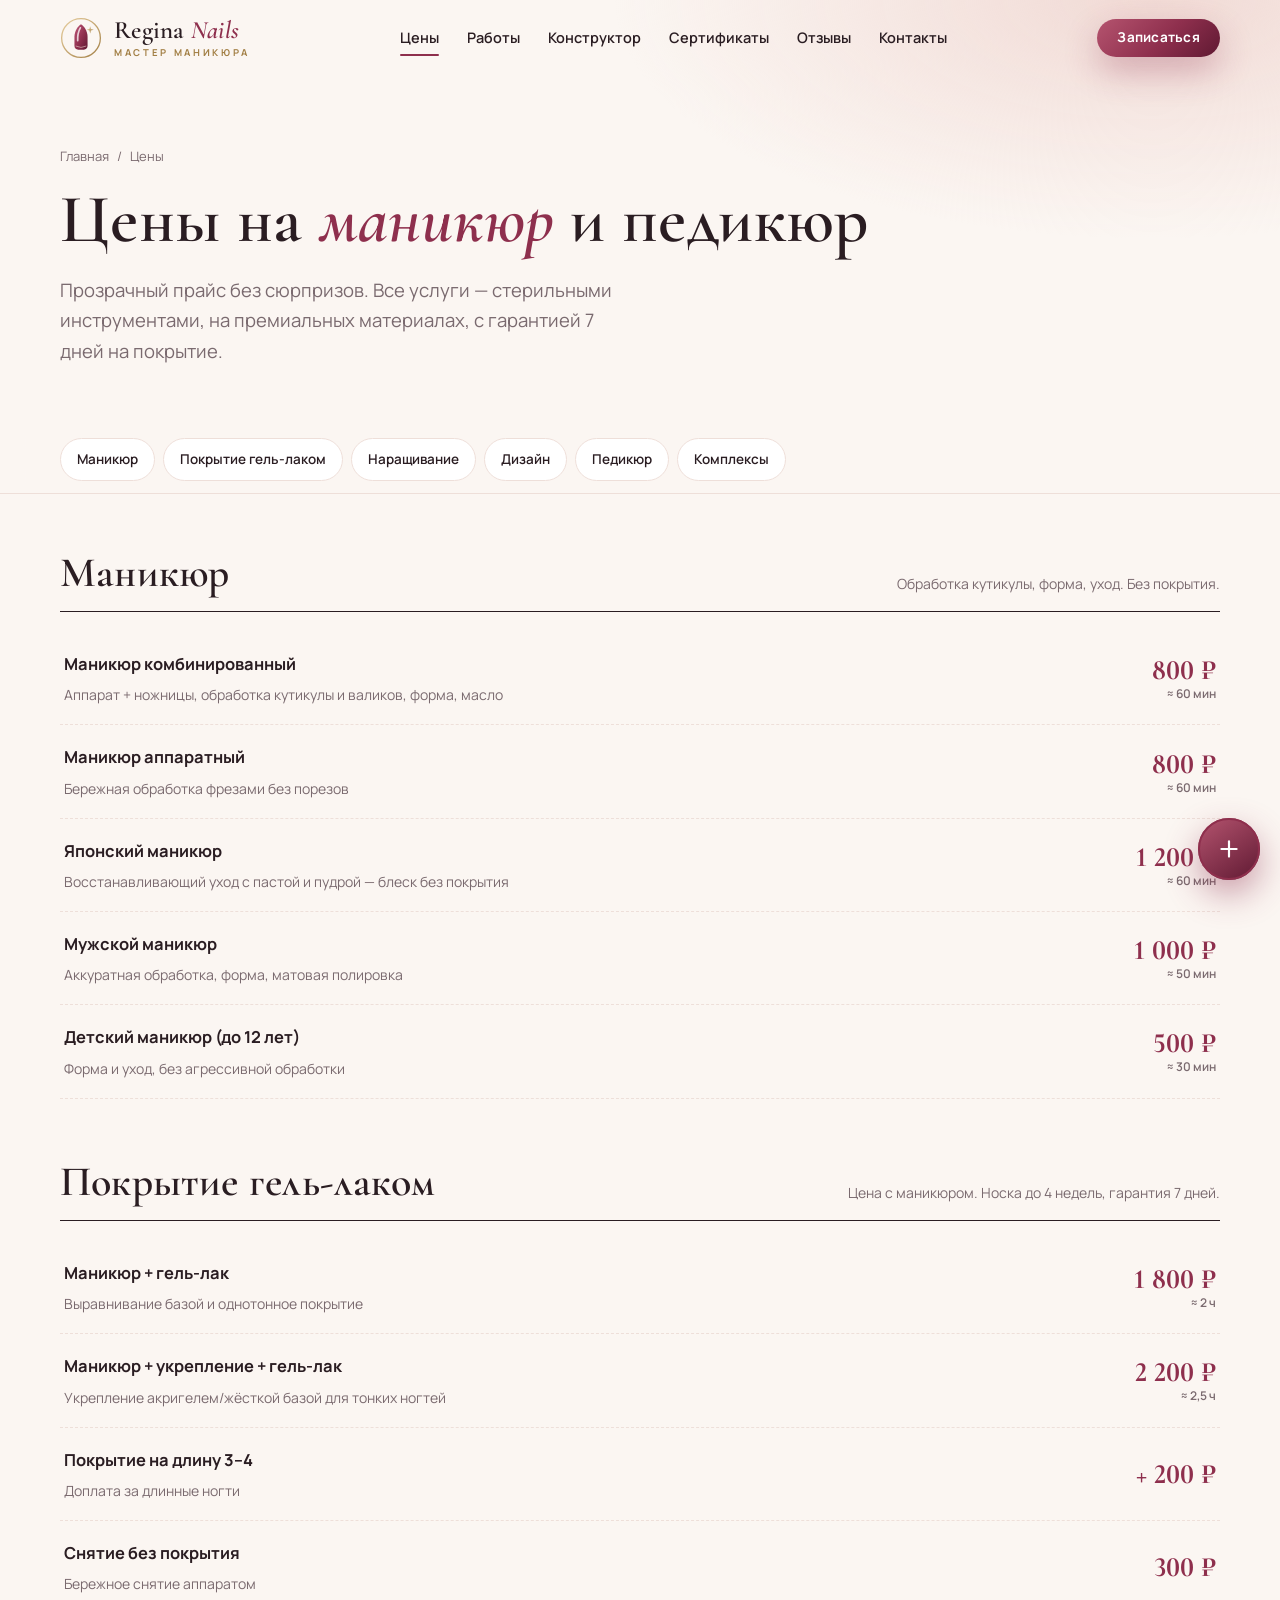
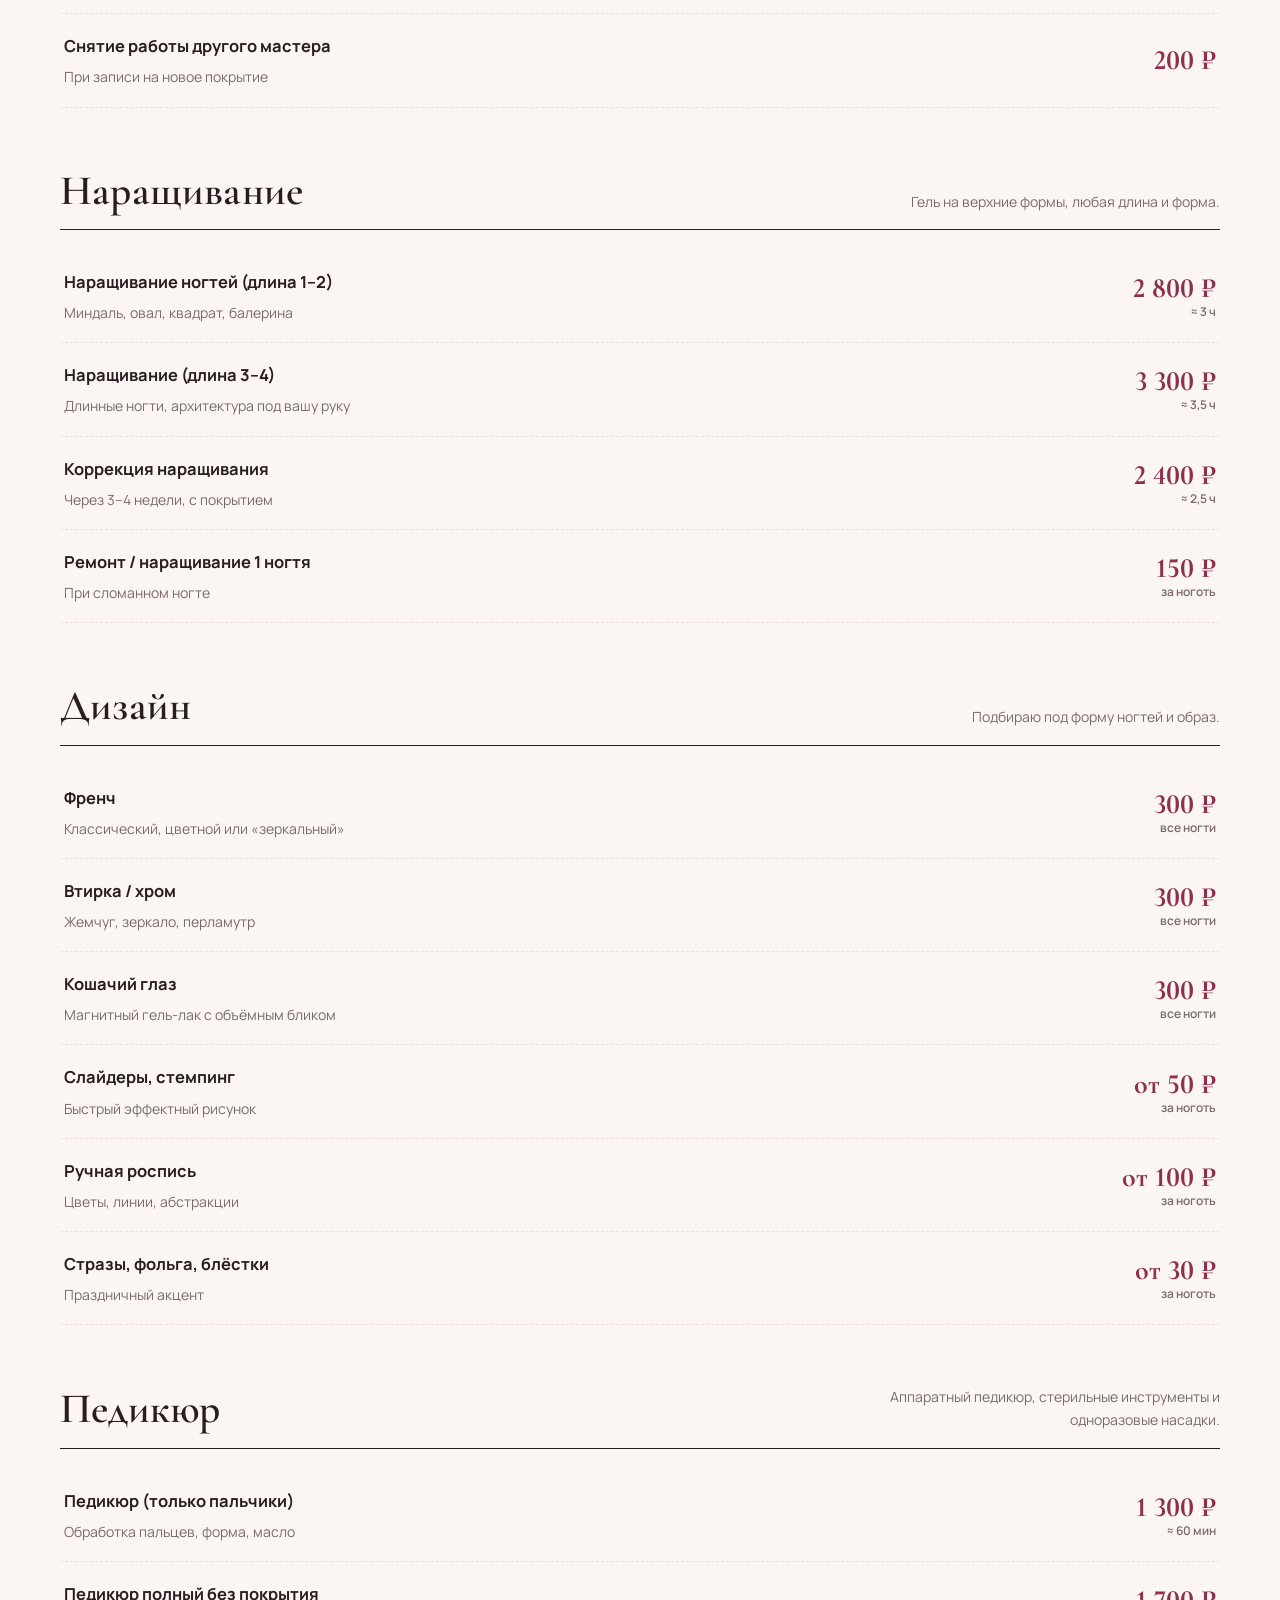
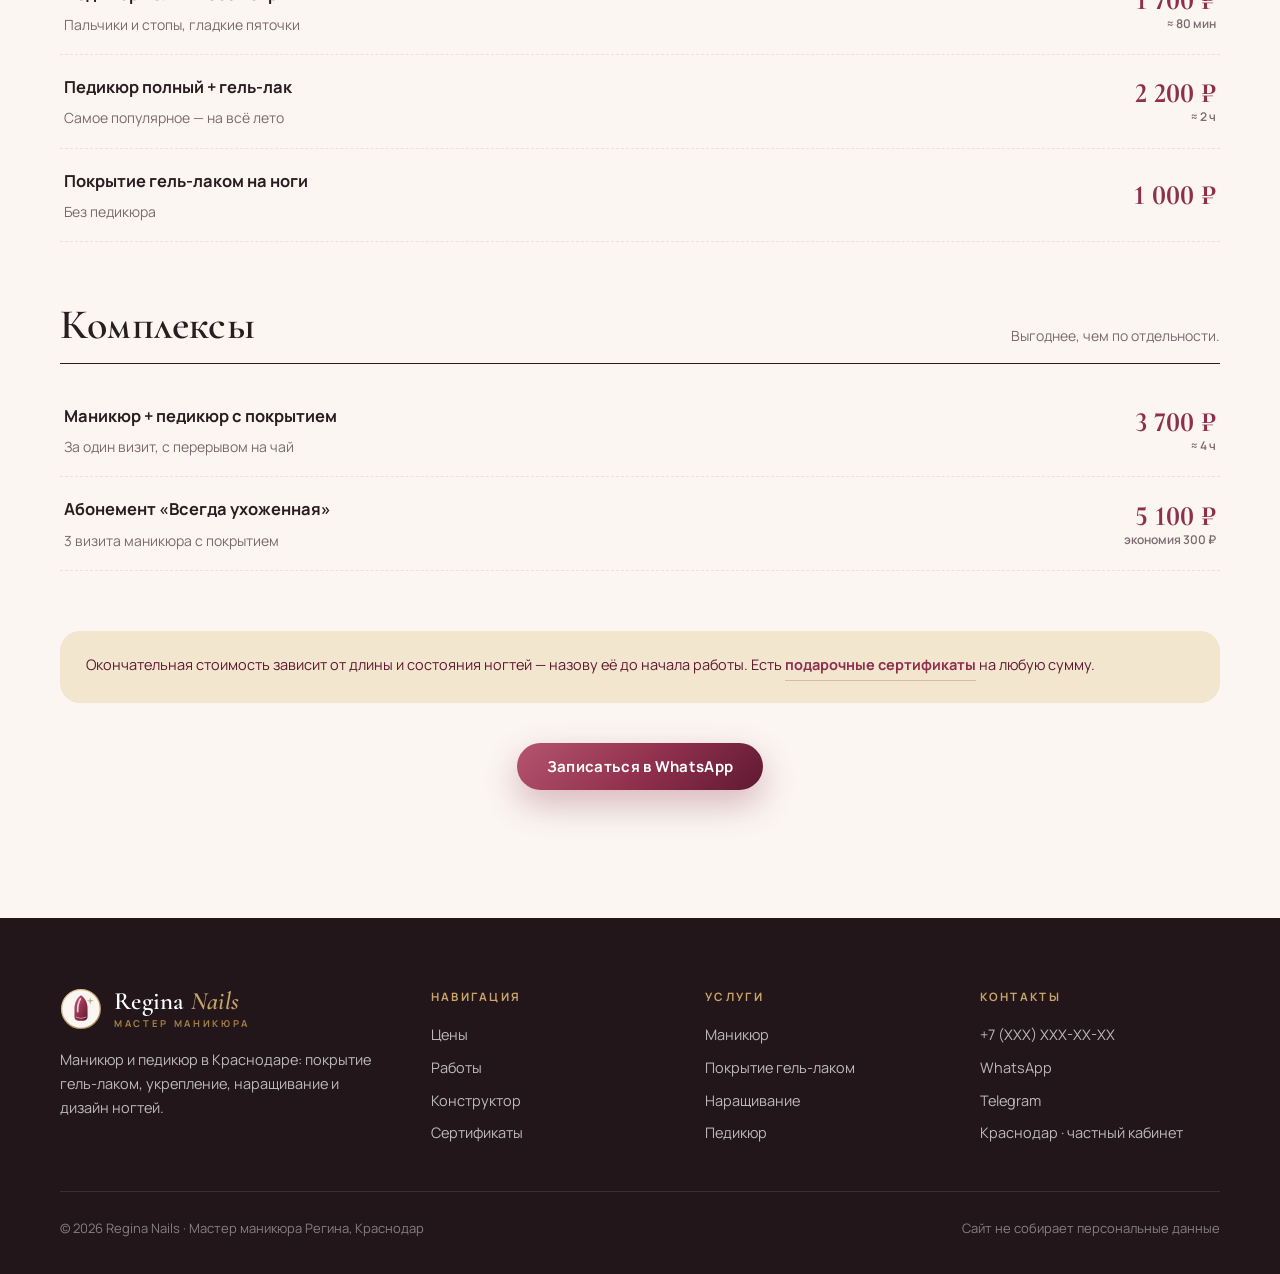
<file: prices.html>
<!doctype html>
<html lang="ru">
<head>
  <meta charset="utf-8">
  <meta name="viewport" content="width=device-width, initial-scale=1">
  <title>Цены на маникюр и педикюр в Краснодаре — прайс | Regina Nails</title>
  <meta name="description" content="Прайс мастера маникюра Регины в Краснодаре: маникюр от 800 ₽, маникюр с гель-лаком от 1 800 ₽, наращивание от 2 800 ₽, педикюр с покрытием от 2 200 ₽. Дизайн, френч, втирка, кошачий глаз.">
  <link rel="canonical" href="https://adriaaante.github.io/regina_manic/prices.html">
  <meta name="theme-color" content="#8E2F4D">
  <meta name="format-detection" content="telephone=no">
  <meta property="og:type" content="website">
  <meta property="og:locale" content="ru_RU">
  <meta property="og:site_name" content="Regina Nails">
  <meta property="og:title" content="Цены на маникюр и педикюр — мастер Регина, Краснодар">
  <meta property="og:description" content="Маникюр от 800 ₽, гель-лак от 1 800 ₽, наращивание от 2 800 ₽. Стерильно, гарантия 7 дней.">
  <meta property="og:url" content="https://adriaaante.github.io/regina_manic/prices.html">
  <meta property="og:image" content="https://adriaaante.github.io/regina_manic/assets/img/og-cover.png">
  <meta name="twitter:card" content="summary_large_image">
  <link rel="icon" href="assets/img/logo-mark.svg" type="image/svg+xml">
  <link rel="apple-touch-icon" href="assets/img/apple-touch-icon.png">
  <link rel="manifest" href="site.webmanifest">
  <link rel="preconnect" href="https://fonts.googleapis.com">
  <link rel="preconnect" href="https://fonts.gstatic.com" crossorigin>
  <link href="https://fonts.googleapis.com/css2?family=Cormorant+Garamond:ital,wght@0,500;0,600;0,700;1,500;1,600&family=Manrope:wght@400;500;600;700&display=swap" rel="stylesheet">
  <link rel="stylesheet" href="assets/css/styles.css">
  <!-- Цены продублированы в разметке для поисковиков — меняете прайс, меняйте и здесь -->
  <script type="application/ld+json">
  {
    "@context": "https://schema.org",
    "@graph": [
      {"@type":"BreadcrumbList","itemListElement":[
        {"@type":"ListItem","position":1,"name":"Главная","item":"https://adriaaante.github.io/regina_manic/"},
        {"@type":"ListItem","position":2,"name":"Цены","item":"https://adriaaante.github.io/regina_manic/prices.html"}]},
      {"@type":"OfferCatalog","name":"Прайс-лист Regina Nails","provider":{"@id":"https://adriaaante.github.io/regina_manic/#business"},"itemListElement":[
        {"@type":"Offer","itemOffered":{"@type":"Service","name":"Маникюр комбинированный"},"price":"800","priceCurrency":"RUB"},
        {"@type":"Offer","itemOffered":{"@type":"Service","name":"Маникюр аппаратный"},"price":"800","priceCurrency":"RUB"},
        {"@type":"Offer","itemOffered":{"@type":"Service","name":"Японский маникюр"},"price":"1200","priceCurrency":"RUB"},
        {"@type":"Offer","itemOffered":{"@type":"Service","name":"Мужской маникюр"},"price":"1000","priceCurrency":"RUB"},
        {"@type":"Offer","itemOffered":{"@type":"Service","name":"Детский маникюр (до 12 лет)"},"price":"500","priceCurrency":"RUB"},
        {"@type":"Offer","itemOffered":{"@type":"Service","name":"Маникюр + гель-лак"},"price":"1800","priceCurrency":"RUB"},
        {"@type":"Offer","itemOffered":{"@type":"Service","name":"Маникюр + укрепление + гель-лак"},"price":"2200","priceCurrency":"RUB"},
        {"@type":"Offer","itemOffered":{"@type":"Service","name":"Снятие без покрытия"},"price":"300","priceCurrency":"RUB"},
        {"@type":"Offer","itemOffered":{"@type":"Service","name":"Снятие работы другого мастера"},"price":"200","priceCurrency":"RUB"},
        {"@type":"Offer","itemOffered":{"@type":"Service","name":"Наращивание ногтей (длина 1–2)"},"price":"2800","priceCurrency":"RUB"},
        {"@type":"Offer","itemOffered":{"@type":"Service","name":"Наращивание (длина 3–4)"},"price":"3300","priceCurrency":"RUB"},
        {"@type":"Offer","itemOffered":{"@type":"Service","name":"Коррекция наращивания"},"price":"2400","priceCurrency":"RUB"},
        {"@type":"Offer","itemOffered":{"@type":"Service","name":"Ремонт / наращивание 1 ногтя"},"price":"150","priceCurrency":"RUB"},
        {"@type":"Offer","itemOffered":{"@type":"Service","name":"Френч"},"price":"300","priceCurrency":"RUB"},
        {"@type":"Offer","itemOffered":{"@type":"Service","name":"Втирка / хром"},"price":"300","priceCurrency":"RUB"},
        {"@type":"Offer","itemOffered":{"@type":"Service","name":"Кошачий глаз"},"price":"300","priceCurrency":"RUB"},
        {"@type":"Offer","itemOffered":{"@type":"Service","name":"Слайдеры, стемпинг"},"price":"50","priceCurrency":"RUB"},
        {"@type":"Offer","itemOffered":{"@type":"Service","name":"Ручная роспись"},"price":"100","priceCurrency":"RUB"},
        {"@type":"Offer","itemOffered":{"@type":"Service","name":"Стразы, фольга, блёстки"},"price":"30","priceCurrency":"RUB"},
        {"@type":"Offer","itemOffered":{"@type":"Service","name":"Педикюр (только пальчики)"},"price":"1300","priceCurrency":"RUB"},
        {"@type":"Offer","itemOffered":{"@type":"Service","name":"Педикюр полный без покрытия"},"price":"1700","priceCurrency":"RUB"},
        {"@type":"Offer","itemOffered":{"@type":"Service","name":"Педикюр полный + гель-лак"},"price":"2200","priceCurrency":"RUB"},
        {"@type":"Offer","itemOffered":{"@type":"Service","name":"Покрытие гель-лаком на ноги"},"price":"1000","priceCurrency":"RUB"},
        {"@type":"Offer","itemOffered":{"@type":"Service","name":"Маникюр + педикюр с покрытием"},"price":"3700","priceCurrency":"RUB"},
        {"@type":"Offer","itemOffered":{"@type":"Service","name":"Абонемент «Всегда ухоженная»"},"price":"5100","priceCurrency":"RUB"}
      ]}
    ]
  }
  </script>
</head>
<body>
  <a class="skip-link" href="#main">Перейти к содержимому</a>

  <!-- ============ Шапка ============ -->
  <header class="header">
    <div class="container header__inner">
      <a class="logo" href="index.html" aria-label="Regina Nails — на главную">
        <img class="logo__mark" src="assets/img/logo-mark.svg" alt="" width="42" height="42">
        <span class="logo__text">
          <span class="logo__name">Regina <em>Nails</em></span>
          <span class="logo__sub">мастер маникюра</span>
        </span>
      </a>
      <nav class="nav" aria-label="Основное меню">
        <a href="prices.html" class="is-active">Цены</a>
        <a href="index.html#works">Работы</a>
        <a href="index.html#studio">Конструктор</a>
        <a href="index.html#gift">Сертификаты</a>
        <a href="index.html#reviews">Отзывы</a>
        <a href="index.html#contacts">Контакты</a>
      </nav>
      <div class="header__cta">
        <a class="btn btn--primary btn--sm" data-wa-text="Здравствуйте, Регина! Хочу записаться на маникюр." target="_blank" rel="noopener">Записаться</a>
        <button class="burger" type="button" aria-label="Меню" aria-expanded="false" aria-controls="mobile-menu"><span></span><span></span><span></span></button>
      </div>
    </div>
  </header>

  <nav class="mobile-menu" id="mobile-menu" aria-label="Мобильное меню">
    <a href="index.html#services">Услуги и цены</a>
    <a href="index.html#works">Работы</a>
    <a href="index.html#studio">Конструктор</a>
    <a href="index.html#gift">Сертификаты</a>
    <a href="index.html#reviews">Отзывы</a>
    <a href="index.html#contacts">Контакты</a>
    <a class="btn btn--primary" data-wa-text="Здравствуйте, Регина! Хочу записаться на маникюр." target="_blank" rel="noopener">Записаться в WhatsApp</a>
  </nav>

  <main id="main">
    <section class="page-hero">
      <div class="container">
        <nav class="crumbs" aria-label="Хлебные крошки"><a href="index.html">Главная</a><span aria-hidden="true">/</span><span>Цены</span></nav>
        <h1>Цены на <em>маникюр</em> и педикюр</h1>
        <p class="lead">Прозрачный прайс без сюрпризов. Все услуги — стерильными инструментами, на премиальных материалах, с гарантией 7 дней на покрытие.</p>
      </div>
    </section>
    <div class="price-nav"><div class="container price-nav__inner"><a href="#manicure">Маникюр</a><a href="#coating">Покрытие гель-лаком</a><a href="#extension">Наращивание</a><a href="#design">Дизайн</a><a href="#pedicure">Педикюр</a><a href="#complex">Комплексы</a></div></div>

    <div class="section" style="padding-top:56px">
      <div class="container">
<!-- ОБРАЗЕЦ ПРАЙСА: цены примерные, заменить на актуальные цены Регины -->
      <section class="price-block reveal" id="manicure" aria-labelledby="manicure-t">
        <div class="price-block__head"><h2 id="manicure-t">Маникюр</h2><p>Обработка кутикулы, форма, уход. Без покрытия.</p></div>
        <ul class="price-list">
          <li class="price-row"><span class="price-row__name">Маникюр комбинированный</span><span class="price-row__price">800 ₽<small>≈ 60 мин</small></span><span class="price-row__desc">Аппарат + ножницы, обработка кутикулы и валиков, форма, масло</span></li>
          <li class="price-row"><span class="price-row__name">Маникюр аппаратный</span><span class="price-row__price">800 ₽<small>≈ 60 мин</small></span><span class="price-row__desc">Бережная обработка фрезами без порезов</span></li>
          <li class="price-row"><span class="price-row__name">Японский маникюр</span><span class="price-row__price">1 200 ₽<small>≈ 60 мин</small></span><span class="price-row__desc">Восстанавливающий уход с пастой и пудрой — блеск без покрытия</span></li>
          <li class="price-row"><span class="price-row__name">Мужской маникюр</span><span class="price-row__price">1 000 ₽<small>≈ 50 мин</small></span><span class="price-row__desc">Аккуратная обработка, форма, матовая полировка</span></li>
          <li class="price-row"><span class="price-row__name">Детский маникюр (до 12 лет)</span><span class="price-row__price">500 ₽<small>≈ 30 мин</small></span><span class="price-row__desc">Форма и уход, без агрессивной обработки</span></li>
        </ul>
      </section>
      <section class="price-block reveal" id="coating" aria-labelledby="coating-t">
        <div class="price-block__head"><h2 id="coating-t">Покрытие гель-лаком</h2><p>Цена с маникюром. Носка до 4 недель, гарантия 7 дней.</p></div>
        <ul class="price-list">
          <li class="price-row"><span class="price-row__name">Маникюр + гель-лак</span><span class="price-row__price">1 800 ₽<small>≈ 2 ч</small></span><span class="price-row__desc">Выравнивание базой и однотонное покрытие</span></li>
          <li class="price-row"><span class="price-row__name">Маникюр + укрепление + гель-лак</span><span class="price-row__price">2 200 ₽<small>≈ 2,5 ч</small></span><span class="price-row__desc">Укрепление акригелем/жёсткой базой для тонких ногтей</span></li>
          <li class="price-row"><span class="price-row__name">Покрытие на длину 3–4</span><span class="price-row__price">+ 200 ₽</span><span class="price-row__desc">Доплата за длинные ногти</span></li>
          <li class="price-row"><span class="price-row__name">Снятие без покрытия</span><span class="price-row__price">300 ₽</span><span class="price-row__desc">Бережное снятие аппаратом</span></li>
          <li class="price-row"><span class="price-row__name">Снятие работы другого мастера</span><span class="price-row__price">200 ₽</span><span class="price-row__desc">При записи на новое покрытие</span></li>
        </ul>
      </section>
      <section class="price-block reveal" id="extension" aria-labelledby="extension-t">
        <div class="price-block__head"><h2 id="extension-t">Наращивание</h2><p>Гель на верхние формы, любая длина и форма.</p></div>
        <ul class="price-list">
          <li class="price-row"><span class="price-row__name">Наращивание ногтей (длина 1–2)</span><span class="price-row__price">2 800 ₽<small>≈ 3 ч</small></span><span class="price-row__desc">Миндаль, овал, квадрат, балерина</span></li>
          <li class="price-row"><span class="price-row__name">Наращивание (длина 3–4)</span><span class="price-row__price">3 300 ₽<small>≈ 3,5 ч</small></span><span class="price-row__desc">Длинные ногти, архитектура под вашу руку</span></li>
          <li class="price-row"><span class="price-row__name">Коррекция наращивания</span><span class="price-row__price">2 400 ₽<small>≈ 2,5 ч</small></span><span class="price-row__desc">Через 3–4 недели, с покрытием</span></li>
          <li class="price-row"><span class="price-row__name">Ремонт / наращивание 1 ногтя</span><span class="price-row__price">150 ₽<small>за ноготь</small></span><span class="price-row__desc">При сломанном ногте</span></li>
        </ul>
      </section>
      <section class="price-block reveal" id="design" aria-labelledby="design-t">
        <div class="price-block__head"><h2 id="design-t">Дизайн</h2><p>Подбираю под форму ногтей и образ.</p></div>
        <ul class="price-list">
          <li class="price-row"><span class="price-row__name">Френч</span><span class="price-row__price">300 ₽<small>все ногти</small></span><span class="price-row__desc">Классический, цветной или «зеркальный»</span></li>
          <li class="price-row"><span class="price-row__name">Втирка / хром</span><span class="price-row__price">300 ₽<small>все ногти</small></span><span class="price-row__desc">Жемчуг, зеркало, перламутр</span></li>
          <li class="price-row"><span class="price-row__name">Кошачий глаз</span><span class="price-row__price">300 ₽<small>все ногти</small></span><span class="price-row__desc">Магнитный гель-лак с объёмным бликом</span></li>
          <li class="price-row"><span class="price-row__name">Слайдеры, стемпинг</span><span class="price-row__price">от 50 ₽<small>за ноготь</small></span><span class="price-row__desc">Быстрый эффектный рисунок</span></li>
          <li class="price-row"><span class="price-row__name">Ручная роспись</span><span class="price-row__price">от 100 ₽<small>за ноготь</small></span><span class="price-row__desc">Цветы, линии, абстракции</span></li>
          <li class="price-row"><span class="price-row__name">Стразы, фольга, блёстки</span><span class="price-row__price">от 30 ₽<small>за ноготь</small></span><span class="price-row__desc">Праздничный акцент</span></li>
        </ul>
      </section>
      <section class="price-block reveal" id="pedicure" aria-labelledby="pedicure-t">
        <div class="price-block__head"><h2 id="pedicure-t">Педикюр</h2><p>Аппаратный педикюр, стерильные инструменты и одноразовые насадки.</p></div>
        <ul class="price-list">
          <li class="price-row"><span class="price-row__name">Педикюр (только пальчики)</span><span class="price-row__price">1 300 ₽<small>≈ 60 мин</small></span><span class="price-row__desc">Обработка пальцев, форма, масло</span></li>
          <li class="price-row"><span class="price-row__name">Педикюр полный без покрытия</span><span class="price-row__price">1 700 ₽<small>≈ 80 мин</small></span><span class="price-row__desc">Пальчики и стопы, гладкие пяточки</span></li>
          <li class="price-row"><span class="price-row__name">Педикюр полный + гель-лак</span><span class="price-row__price">2 200 ₽<small>≈ 2 ч</small></span><span class="price-row__desc">Самое популярное — на всё лето</span></li>
          <li class="price-row"><span class="price-row__name">Покрытие гель-лаком на ноги</span><span class="price-row__price">1 000 ₽</span><span class="price-row__desc">Без педикюра</span></li>
        </ul>
      </section>
      <section class="price-block reveal" id="complex" aria-labelledby="complex-t">
        <div class="price-block__head"><h2 id="complex-t">Комплексы</h2><p>Выгоднее, чем по отдельности.</p></div>
        <ul class="price-list">
          <li class="price-row"><span class="price-row__name">Маникюр + педикюр с покрытием</span><span class="price-row__price">3 700 ₽<small>≈ 4 ч</small></span><span class="price-row__desc">За один визит, с перерывом на чай</span></li>
          <li class="price-row"><span class="price-row__name">Абонемент «Всегда ухоженная»</span><span class="price-row__price">5 100 ₽<small>экономия 300 ₽</small></span><span class="price-row__desc">3 визита маникюра с покрытием</span></li>
        </ul>
      </section>
        <p class="price-note reveal">Окончательная стоимость зависит от длины и состояния ногтей — назову её до начала работы. Есть <a class="link-arrow" href="index.html#gift">подарочные сертификаты</a> на любую сумму.</p>
        <div class="services__more reveal" style="margin-top:40px">
          <a class="btn btn--primary" data-wa-text="Здравствуйте, Регина! Хочу записаться на маникюр." target="_blank" rel="noopener">Записаться в WhatsApp</a>
        </div>
      </div>
    </div>
  </main>

  <!-- ============ Футер ============ -->
  <footer class="footer">
    <div class="container">
      <div class="footer__grid">
        <div>
          <a class="logo" href="index.html" aria-label="Regina Nails">
            <img class="logo__mark" src="assets/img/logo-mark.svg" alt="" width="42" height="42">
            <span class="logo__text"><span class="logo__name">Regina <em>Nails</em></span><span class="logo__sub">мастер маникюра</span></span>
          </a>
          <p class="footer__about">Маникюр и педикюр в Краснодаре: покрытие гель-лаком, укрепление, наращивание и дизайн ногтей.</p>
        </div>
        <div>
          <h4>Навигация</h4>
          <ul><li><a href="prices.html">Цены</a></li><li><a href="index.html#works">Работы</a></li><li><a href="index.html#studio">Конструктор</a></li><li><a href="index.html#gift">Сертификаты</a></li></ul>
        </div>
        <div>
          <h4>Услуги</h4>
          <ul><li><a href="prices.html#manicure">Маникюр</a></li><li><a href="prices.html#coating">Покрытие гель-лаком</a></li><li><a href="prices.html#extension">Наращивание</a></li><li><a href="prices.html#pedicure">Педикюр</a></li></ul>
        </div>
        <div>
          <h4>Контакты</h4>
          <ul><li><a data-href="phone" data-cfg="phone">+7 (XXX) XXX-XX-XX</a></li><li><a data-href="whatsapp" target="_blank" rel="noopener">WhatsApp</a></li><li><a data-href="telegram" target="_blank" rel="noopener">Telegram</a></li><li data-cfg="addressShort">Краснодар</li></ul>
        </div>
      </div>
      <div class="footer__bottom">
        <span>© <span data-year>2026</span> Regina Nails · Мастер маникюра Регина, Краснодар</span>
        <span>Сайт не собирает персональные данные</span>
      </div>
    </div>
  </footer>

  <!-- ============ Плавающая кнопка ============ -->
  <div class="fab">
    <div class="fab__list">
      <a class="fab__link" data-href="whatsapp" target="_blank" rel="noopener"><span style="background:#25D366"><svg viewBox="0 0 24 24" fill="currentColor" aria-hidden="true"><path d="M12 2a10 10 0 0 0-8.6 15.1L2 22l5-1.3A10 10 0 1 0 12 2zm5.4 14.1c-.2.7-1.3 1.3-1.9 1.4-.5.1-1.1.1-1.8-.1-.4-.1-1-.3-1.7-.6-2.9-1.3-4.8-4.2-5-4.4-.1-.2-1.2-1.6-1.2-3s.7-2.1 1-2.4c.2-.3.5-.3.7-.3h.5c.2 0 .4 0 .6.5.2.6.8 2 .9 2.1.1.2.1.3 0 .5-.1.2-.1.3-.3.5l-.4.5c-.1.1-.3.3-.1.6.2.3.8 1.3 1.7 2.1 1.2 1.1 2.2 1.4 2.5 1.5.3.2.5.1.7-.1.2-.2.8-.9 1-1.2.2-.3.4-.3.7-.2.3.1 1.9.9 2.2 1.1.3.2.5.2.6.4.1.1.1.7-.1 1.4z"/></svg></span>WhatsApp</a>
      <a class="fab__link" data-href="telegram" target="_blank" rel="noopener"><span style="background:#2AABEE"><svg viewBox="0 0 24 24" fill="currentColor" aria-hidden="true"><path d="M21.9 4.6c.3-1.2-.9-2.2-2-1.7L2.7 9.9c-1.2.5-1.1 2.2.1 2.6l4.4 1.4 1.7 5.2c.3 1 1.6 1.3 2.4.5l2.4-2.4 4.4 3.2c.9.7 2.2.2 2.4-.9l3.3-14.9zM8.2 12.9l9.3-5.7c.2-.1.4.2.2.3l-7.7 7-.3 3.2-1.5-4.8z"/></svg></span>Telegram</a>
      <a class="fab__link" data-href="phone"><span style="background:var(--c-primary)"><svg viewBox="0 0 24 24" fill="none" stroke="currentColor" stroke-width="2" stroke-linecap="round" stroke-linejoin="round" aria-hidden="true"><path d="M22 16.9v3a2 2 0 0 1-2.2 2 19.8 19.8 0 0 1-8.6-3.1 19.5 19.5 0 0 1-6-6A19.8 19.8 0 0 1 2.1 4.2 2 2 0 0 1 4.1 2h3a2 2 0 0 1 2 1.7c.1.9.4 1.8.7 2.7a2 2 0 0 1-.5 2.1L8 9.8a16 16 0 0 0 6 6l1.3-1.3a2 2 0 0 1 2.1-.4c.9.3 1.8.6 2.7.7a2 2 0 0 1 1.7 2z"/></svg></span>Позвонить</a>
    </div>
    <button class="fab__toggle" type="button" aria-label="Записаться" aria-expanded="false">
      <svg viewBox="0 0 24 24" fill="none" stroke="currentColor" stroke-width="2" stroke-linecap="round" aria-hidden="true"><line x1="12" y1="5" x2="12" y2="19"/><line x1="5" y1="12" x2="19" y2="12"/></svg>
    </button>
  </div>

  <script src="assets/js/config.js"></script>
  <script src="assets/js/works.js"></script>
  <script src="assets/js/main.js"></script>
</body>
</html>
</file>
<file: assets/css/styles.css>
/* ============================================================
   Regina Nails — дизайн-система.
   Палитра «фарфор + лак»: сливочный фарфор, пудровый румянец,
   ягодный лак (основной) и шампанское золото (акцент).
   Цвета меняются ОДИН раз здесь, в :root.
   ============================================================ */
:root{
  --c-bg:#FBF6F2;
  --c-bg-soft:#F6ECE6;
  --c-blush:#F1DAD5;
  --c-blush-soft:#F8EAE6;
  --c-rose:#D79CA2;
  --c-primary:#8E2F4D;        /* ягодный лак */
  --c-primary-dark:#5F1932;
  --c-primary-soft:#B5546F;
  --c-accent:#C9A36A;         /* шампанское золото */
  --c-accent-dark:#A27F45;
  --c-accent-pale:#F3E6CF;
  --c-ink:#2A1D22;
  --c-muted:#7A6A6F;
  --c-border:#EEDFD9;
  --c-white:#fff;

  --f-display:'Cormorant Garamond',Georgia,'Times New Roman',serif;
  --f-body:'Manrope',-apple-system,BlinkMacSystemFont,'Segoe UI',Roboto,Arial,sans-serif;

  --radius:16px;
  --radius-lg:28px;
  --shadow-sm:0 6px 18px rgba(94,25,50,.06);
  --shadow:0 14px 40px rgba(94,25,50,.10);
  --shadow-lg:0 30px 80px rgba(94,25,50,.18);
  --ease:cubic-bezier(.16,1,.3,1);
  --container:1200px;
  --header-h:76px;
}

/* ---------- база ---------- */
*,*::before,*::after{box-sizing:border-box;margin:0;padding:0;}
html{-webkit-text-size-adjust:100%;scroll-behavior:smooth;scroll-padding-top:calc(var(--header-h) + 12px);}
body{
  font-family:var(--f-body);font-size:16px;line-height:1.65;color:var(--c-ink);
  background:var(--c-bg);-webkit-font-smoothing:antialiased;overflow-x:hidden;
}
@supports (overflow:clip){html,body{overflow-x:clip;}}
body.no-scroll{overflow:hidden;}
img,svg{display:block;max-width:100%;}
img{height:auto;}
a{color:inherit;text-decoration:none;touch-action:manipulation;}
button{font:inherit;color:inherit;background:none;border:0;cursor:pointer;touch-action:manipulation;}
input,select,textarea{font:inherit;color:inherit;}
[hidden]{display:none !important;}
::selection{background:var(--c-primary);color:#fff;}
:focus-visible{outline:2px solid var(--c-accent);outline-offset:3px;border-radius:6px;}

.container{width:100%;max-width:var(--container);margin:0 auto;padding:0 20px;}
.visually-hidden{position:absolute !important;width:1px;height:1px;overflow:hidden;clip:rect(0 0 0 0);white-space:nowrap;}
.skip-link{position:absolute;left:12px;top:-60px;z-index:200;background:var(--c-primary);color:#fff;padding:10px 16px;border-radius:10px;}
.skip-link:focus{top:12px;}

/* ---------- типографика ---------- */
h1,h2,h3{font-family:var(--f-display);font-weight:600;line-height:1.08;color:var(--c-ink);letter-spacing:.005em;}
h1{font-size:clamp(42px,6.4vw,78px);}
h2{font-size:clamp(34px,4.6vw,56px);}
h3{font-size:clamp(22px,2.4vw,27px);}
em{font-style:italic;}
.stat__num,.service__price,.cert__amount,.price-row__price,.step__num,.notfound__num{font-variant-numeric:lining-nums;}
h1 em,h2 em{color:var(--c-primary);font-weight:600;}

.eyebrow{
  display:inline-flex;align-items:center;gap:10px;
  font-size:11.5px;font-weight:700;letter-spacing:.26em;text-transform:uppercase;color:var(--c-accent-dark);
}
.eyebrow::before{content:'';width:26px;height:1.5px;background:currentColor;}
.lead{font-size:clamp(16px,1.6vw,18.5px);color:var(--c-muted);max-width:560px;}

.section{position:relative;padding:clamp(76px,10vw,128px) 0;}
.section--soft{background:var(--c-bg-soft);}
.section--blush{background:linear-gradient(180deg,var(--c-blush-soft),var(--c-bg));}
.section__head{max-width:700px;margin-bottom:clamp(36px,5vw,58px);}
.section__head--center{margin-left:auto;margin-right:auto;text-align:center;}
.section__head--center .eyebrow::after{content:'';width:26px;height:1.5px;background:currentColor;}
.section__head h2{margin:14px 0 16px;}
.section__head--center .lead{margin:0 auto;}

/* ---------- кнопки ---------- */
.btn{
  position:relative;display:inline-flex;align-items:center;justify-content:center;gap:10px;
  padding:16px 30px;border-radius:100px;font-weight:700;font-size:15px;line-height:1;letter-spacing:.02em;
  overflow:hidden;isolation:isolate;white-space:nowrap;
  transition:transform .3s var(--ease),box-shadow .3s var(--ease),background .3s,color .3s,border-color .3s;
}
.btn svg{width:18px;height:18px;flex-shrink:0;}
.btn--primary{color:#fff;background:linear-gradient(135deg,var(--c-primary-soft),var(--c-primary) 55%,var(--c-primary-dark));box-shadow:0 14px 34px rgba(142,47,77,.32);}
.btn--primary:hover{transform:translateY(-2px);box-shadow:0 20px 44px rgba(142,47,77,.4);}
/* глянцевый блик — как свет на свежем топе */
.btn--primary::after,.btn--gold::after{
  content:'';position:absolute;inset:0;z-index:-1;
  background:linear-gradient(105deg,transparent 40%,rgba(255,255,255,.42) 50%,transparent 60%);
  transform:translateX(-120%);transition:transform .9s var(--ease);
}
.btn--primary:hover::after,.btn--gold:hover::after{transform:translateX(120%);}
.btn--gold{color:var(--c-primary-dark);background:linear-gradient(135deg,var(--c-accent-pale),var(--c-accent));box-shadow:0 12px 30px rgba(201,163,106,.35);}
.btn--gold:hover{transform:translateY(-2px);}
.btn--ghost{color:var(--c-ink);border:1.5px solid rgba(142,47,77,.28);background:rgba(255,255,255,.55);backdrop-filter:blur(6px);}
.btn--ghost:hover{border-color:var(--c-primary);color:var(--c-primary);transform:translateY(-2px);}
.btn--light{color:#fff;border:1.5px solid rgba(255,255,255,.4);}
.btn--light:hover{border-color:var(--c-accent);color:var(--c-accent-pale);}
.btn--sm{padding:12px 20px;font-size:13.5px;}
.link-arrow{display:inline-flex;align-items:center;gap:8px;font-weight:700;color:var(--c-primary);border-bottom:1.5px solid rgba(142,47,77,.25);padding-bottom:3px;transition:gap .3s var(--ease),border-color .3s;}
.link-arrow:hover{gap:14px;border-color:var(--c-primary);}

/* ---------- шапка ---------- */
.header{
  position:fixed;inset:0 0 auto;z-index:100;height:var(--header-h);
  display:flex;align-items:center;transition:background .35s,box-shadow .35s,height .35s;
}
.header.is-scrolled{background:rgba(251,246,242,.86);backdrop-filter:saturate(1.4) blur(14px);-webkit-backdrop-filter:saturate(1.4) blur(14px);box-shadow:0 1px 0 var(--c-border);}
.header__inner{display:flex;align-items:center;justify-content:space-between;gap:24px;width:100%;}
.logo{display:flex;align-items:center;gap:12px;}
.logo__mark{width:42px;height:42px;transition:transform .6s var(--ease);}
.logo:hover .logo__mark{transform:rotate(-12deg) scale(1.06);}
.logo__text{display:flex;flex-direction:column;line-height:1;}
.logo__name{font-family:var(--f-display);font-size:25px;font-weight:600;color:var(--c-ink);letter-spacing:.01em;}
.logo__name em{color:var(--c-primary);}
.logo__sub{font-size:9.5px;font-weight:700;letter-spacing:.28em;text-transform:uppercase;color:var(--c-accent-dark);margin-top:5px;}
.nav{display:flex;align-items:center;gap:28px;}
.nav a{position:relative;font-size:14.5px;font-weight:600;color:var(--c-ink);padding:6px 0;}
.nav a::after{content:'';position:absolute;left:0;right:0;bottom:0;height:2px;border-radius:2px;background:var(--c-primary);transform:scaleX(0);transform-origin:right;transition:transform .35s var(--ease);}
.nav a:hover::after,.nav a.is-active::after{transform:scaleX(1);transform-origin:left;}
.header__cta{display:flex;align-items:center;gap:14px;}
.header__phone{font-weight:700;font-size:14.5px;white-space:nowrap;}
.burger{display:none;width:46px;height:46px;border-radius:50%;border:1.5px solid var(--c-border);background:rgba(255,255,255,.7);position:relative;}
.burger span{position:absolute;left:13px;right:13px;height:1.6px;background:var(--c-ink);border-radius:2px;transition:transform .3s var(--ease),opacity .3s;}
.burger span:nth-child(1){top:16px;}.burger span:nth-child(2){top:22px;}.burger span:nth-child(3){top:28px;}
.burger[aria-expanded="true"] span:nth-child(1){transform:translateY(6px) rotate(45deg);}
.burger[aria-expanded="true"] span:nth-child(2){opacity:0;}
.burger[aria-expanded="true"] span:nth-child(3){transform:translateY(-6px) rotate(-45deg);}

.mobile-menu{
  position:fixed;inset:0;z-index:99;padding:calc(var(--header-h) + 24px) 24px 32px;
  background:radial-gradient(120% 80% at 100% 0%,var(--c-blush) 0%,var(--c-bg) 60%);
  display:flex;flex-direction:column;gap:6px;
  opacity:0;visibility:hidden;transform:translateY(-12px);transition:opacity .35s,transform .45s var(--ease),visibility .35s;
}
.mobile-menu.is-open{opacity:1;visibility:visible;transform:none;}
.mobile-menu a:not(.btn){font-family:var(--f-display);font-size:34px;font-weight:600;padding:6px 0;border-bottom:1px solid var(--c-border);}
.mobile-menu .btn{margin-top:22px;}

@media (max-width:1080px){
  .nav,.header__phone{display:none;}
  .burger{display:block;}
}
@media (max-width:560px){
  .header__cta .btn{display:none;}
}

/* ---------- HERO ---------- */
.hero{position:relative;min-height:100svh;padding:calc(var(--header-h) + 40px) 0 70px;display:flex;align-items:center;overflow:hidden;}
.hero::before{
  content:'';position:absolute;inset:0;z-index:-2;
  background:
    radial-gradient(60% 55% at 85% 30%,rgba(241,218,213,.95) 0%,rgba(241,218,213,0) 70%),
    radial-gradient(40% 40% at 10% 90%,rgba(243,230,207,.8) 0%,rgba(243,230,207,0) 70%),
    var(--c-bg);
}
.hero__grid{display:grid;grid-template-columns:1.05fr .95fr;gap:40px;align-items:center;}
.hero__text h1{margin:20px 0 22px;}
.hero__title-line{display:block;}
.stroke-word{position:relative;display:inline-block;white-space:nowrap;}
.stroke-word svg{position:absolute;left:-4%;bottom:-.12em;width:108%;height:.42em;overflow:visible;z-index:-1;}
.stroke-word path{fill:none;stroke:var(--c-blush);stroke-width:22;stroke-linecap:round;stroke-dasharray:1;stroke-dashoffset:1;animation:paintStroke 1.4s var(--ease) 1s forwards;}
@keyframes paintStroke{to{stroke-dashoffset:0;}}
.hero__lead{margin-bottom:34px;}
.hero__actions{display:flex;flex-wrap:wrap;gap:14px;margin-bottom:40px;}
.hero__trust{display:flex;flex-wrap:wrap;gap:12px 26px;}
.trust{display:flex;align-items:center;gap:10px;font-size:13.5px;font-weight:600;color:var(--c-ink);}
.trust__icon{width:38px;height:38px;border-radius:50%;display:grid;place-items:center;background:#fff;box-shadow:var(--shadow-sm);color:var(--c-primary);flex-shrink:0;}
.trust__icon svg{width:18px;height:18px;}
.trust small{display:block;font-weight:500;color:var(--c-muted);font-size:12px;line-height:1.3;}

/* поэтапное появление текста героя */
.hero__text > *{opacity:0;transform:translateY(22px);animation:heroIn 1s var(--ease) forwards;}
.hero__text > *:nth-child(1){animation-delay:.1s;}
.hero__text > *:nth-child(2){animation-delay:.22s;}
.hero__text > *:nth-child(3){animation-delay:.38s;}
.hero__text > *:nth-child(4){animation-delay:.52s;}
.hero__text > *:nth-child(5){animation-delay:.66s;}
@keyframes heroIn{to{opacity:1;transform:none;}}

/* --- визуал: портрет Регины в арке + веер типсов и флакон лака --- */
.hero__visual{position:relative;height:clamp(520px,46vw,640px);}
.hero__halo{position:absolute;left:50%;top:46%;width:96%;aspect-ratio:1;transform:translate(-50%,-50%);border-radius:50%;
  background:radial-gradient(circle,#fff 0%,rgba(255,255,255,.6) 35%,rgba(241,218,213,0) 70%);}
.hero__ring{position:absolute;left:50%;top:46%;width:92%;aspect-ratio:1;transform:translate(-50%,-50%);border-radius:50%;border:1px dashed rgba(201,163,106,.55);animation:spin 70s linear infinite;}
@keyframes spin{to{transform:translate(-50%,-50%) rotate(360deg);}}

.hero__portrait,.hero__arch{position:absolute;left:50%;top:2%;width:min(66%,400px);aspect-ratio:4/5;border-radius:999px 999px 36px 36px;}
.hero__arch{transform:translate(calc(-50% + 18px),18px);border:1.5px solid var(--c-accent);opacity:0;animation:fadeIn 1.2s var(--ease) .6s forwards;}
@keyframes fadeIn{to{opacity:1;}}
.hero__portrait{
  margin:0;overflow:hidden;z-index:1;border:7px solid #fff;background:var(--c-blush);
  box-shadow:0 34px 80px rgba(94,25,50,.24),0 8px 24px rgba(94,25,50,.12);
  transform:translateX(-50%);opacity:0;animation:portraitIn 1.3s var(--ease) .1s forwards;
}
@keyframes portraitIn{from{opacity:0;transform:translate(-50%,36px) scale(.96);}to{opacity:1;transform:translate(-50%,0) scale(1);}}
.hero__portrait img{width:100%;height:100%;object-fit:cover;object-position:50% 28%;}
.hero__portrait::after{ /* глянцевый отблеск по фото */
  content:'';position:absolute;inset:0;pointer-events:none;
  background:linear-gradient(110deg,transparent 40%,rgba(255,255,255,.35) 50%,transparent 60%);
  transform:translateX(-120%);animation:certShine 9s ease-in-out 1.6s infinite;
}

/* мини-веер палитры, выходящий из-за флакона */
.fan{position:absolute;left:25%;bottom:15%;width:0;height:0;z-index:2;}
.fan__item{
  position:absolute;left:-17px;bottom:0;width:34px;height:clamp(150px,14vw,190px);
  transform-origin:50% 100%;transform:rotate(0deg) scale(.6);opacity:0;
  animation:fanOpen 1.4s var(--ease) forwards;animation-delay:calc(.8s + var(--i) * .08s);
}
@keyframes fanOpen{to{transform:rotate(var(--r)) scale(1);opacity:1;}}
.fan__sway{position:absolute;inset:0;transform-origin:50% 100%;animation:sway 6s ease-in-out infinite;animation-delay:calc(2.2s + var(--i) * .15s);}
@keyframes sway{0%,100%{transform:rotate(0deg);}50%{transform:rotate(3deg);}}
.fan__stick{position:absolute;left:50%;top:38%;bottom:0;width:2.5px;margin-left:-1.25px;border-radius:3px;background:linear-gradient(180deg,#fff,rgba(201,163,106,.6));}
.tip{
  position:absolute;left:0;top:0;width:100%;height:40%;
  border-radius:50% 50% 44% 44% / 64% 64% 36% 36%;
  background:var(--tip,#c33);
  box-shadow:inset -5px -8px 14px rgba(0,0,0,.18),inset 5px 5px 12px rgba(255,255,255,.35),0 10px 20px rgba(94,25,50,.2);
  overflow:hidden;
}
.tip::before{ /* блик глянца */
  content:'';position:absolute;left:18%;top:12%;width:22%;height:56%;border-radius:50%;
  background:linear-gradient(180deg,rgba(255,255,255,.85),rgba(255,255,255,0));transform:rotate(-8deg);
}
.tip::after{ /* бегущий отблеск */
  content:'';position:absolute;inset:-20% -60%;
  background:linear-gradient(100deg,transparent 42%,rgba(255,255,255,.55) 50%,transparent 58%);
  transform:translateX(-100%);animation:tipShine 5s ease-in-out infinite;animation-delay:calc(2.4s + var(--i) * .18s);
}
@keyframes tipShine{0%{transform:translateX(-100%);}30%,100%{transform:translateX(100%);}}
.tip--chrome{background:linear-gradient(135deg,#f6f1ee 0%,#c9c2c6 30%,#fff 48%,#a9a0a6 70%,#efe8ea 100%);}
.tip--cat{background:radial-gradient(60% 30% at 50% 55%,rgba(255,232,190,.95) 0%,rgba(255,232,190,0) 70%),#4b1428;}
.tip--french{background:linear-gradient(180deg,#fffaf6 0 28%,#f6d9d2 30% 100%);}
.tip--glitter{background:radial-gradient(circle at 30% 30%,#fff 0 1.2px,transparent 1.6px) 0 0/7px 7px,radial-gradient(circle at 70% 60%,#f3e6cf 0 1px,transparent 1.4px) 0 0/9px 9px,linear-gradient(160deg,#e9c9a4,#c9a36a);}
/* одиночные типсы, парящие вокруг портрета */
.float-tip{position:absolute;z-index:2;width:clamp(22px,2.4vw,32px);height:auto;aspect-ratio:.56;left:auto;opacity:0;
  animation:fadeIn 1s var(--ease) forwards, tipFloat 7s ease-in-out infinite both;animation-delay:calc(1.2s + var(--i) * .2s), calc(var(--i) * -1.3s);}
@keyframes tipFloat{0%,100%{transform:rotate(var(--rot)) translateY(0);}50%{transform:rotate(calc(var(--rot) + 10deg)) translateY(-14px);}}

.bottle{position:absolute;z-index:3;left:7%;bottom:1%;width:clamp(92px,9vw,124px);filter:drop-shadow(0 22px 26px rgba(94,25,50,.3));
  opacity:0;animation:bottleIn 1.2s var(--ease) .5s forwards, floaty 7s ease-in-out 2s infinite;}
@keyframes bottleIn{from{opacity:0;transform:translateY(30px) scale(.9);}to{opacity:1;transform:none;}}
@keyframes floaty{0%,100%{transform:translateY(0);}50%{transform:translateY(-10px);}}
.bottle__fill{transition:fill .8s var(--ease);}

.hero__badge{
  position:absolute;z-index:4;display:flex;align-items:center;gap:12px;padding:12px 16px 12px 12px;border-radius:18px;
  background:rgba(255,255,255,.94);box-shadow:var(--shadow);font-size:13px;line-height:1.3;white-space:nowrap;
  opacity:0;animation:heroIn 1s var(--ease) forwards, floaty2 8s ease-in-out infinite;
}
.hero__badge strong{display:block;font-size:14.5px;}
.hero__badge span{color:var(--c-muted);}
.hero__badge-ico{width:40px;height:40px;border-radius:12px;display:grid;place-items:center;background:var(--c-blush);color:var(--c-primary);font-size:18px;flex-shrink:0;}
.hero__badge--a{left:0;bottom:36%;animation-delay:1.5s,2.6s;}
.hero__badge--b{right:0;bottom:14%;animation-delay:1.8s,3s;}
.hero__badge--b strong{font-family:var(--f-display);font-style:italic;font-size:22px;font-weight:600;color:var(--c-primary);line-height:1;}
@keyframes floaty2{0%,100%{translate:0 0;}50%{translate:0 -8px;}}

.sparkle{position:absolute;width:var(--s,18px);height:var(--s,18px);color:var(--c-accent);opacity:0;animation:twinkle 3.2s ease-in-out infinite;animation-delay:var(--d,0s);}
@keyframes twinkle{0%,100%{opacity:0;transform:scale(.4) rotate(0);}50%{opacity:1;transform:scale(1) rotate(45deg);}}

.hero__scroll{position:absolute;left:50%;bottom:22px;transform:translateX(-50%);width:26px;height:42px;border-radius:20px;border:1.5px solid rgba(42,29,34,.25);}
.hero__scroll::after{content:'';position:absolute;left:50%;top:8px;width:4px;height:8px;margin-left:-2px;border-radius:4px;background:var(--c-primary);animation:scrollDot 1.8s ease-in-out infinite;}
@keyframes scrollDot{0%{opacity:0;transform:translateY(0);}40%{opacity:1;}100%{opacity:0;transform:translateY(14px);}}

@media (max-width:900px){
  .hero{min-height:auto;padding-top:calc(var(--header-h) + 8px);}
  .hero__grid{grid-template-columns:1fr;gap:18px;}
  /* на телефоне фото — первым, чтобы Регину видно сразу при открытии */
  .hero__visual{order:-1;height:clamp(380px,100vw,560px);}
  .hero__portrait,.hero__arch{width:min(62%,360px);}
  .hero__scroll{display:none;}
}
@media (max-width:480px){
  .hero__badge{font-size:11.5px;padding:8px 12px 8px 8px;gap:9px;border-radius:14px;}
  .hero__badge strong{font-size:13px;}
  .hero__badge--b strong{font-size:19px;}
  .hero__badge-ico{width:30px;height:30px;font-size:14px;border-radius:10px;}
  .hero__badge--a{display:none;}
  .hero__badge--b{bottom:16%;}
  .hero__arch{transform:translate(calc(-50% + 10px),10px);}
  .fan{left:20%;bottom:12%;}
  .fan__item{height:118px;width:26px;left:-13px;}
  .hero__actions .btn{flex:1 1 100%;}
}

/* ---------- бегущая лента ---------- */
.marquee-wrap{overflow:hidden;padding:14px 0 4px;margin-top:-14px;}
.marquee{position:relative;overflow:hidden;background:var(--c-primary-dark);color:var(--c-accent-pale);padding:18px 0;transform:rotate(-1.2deg) scaleX(1.02);box-shadow:0 18px 40px rgba(94,25,50,.18);}
.marquee__track{display:flex;width:max-content;animation:marquee 38s linear infinite;}
.marquee__item{display:flex;align-items:center;gap:26px;padding-right:26px;font-family:var(--f-display);font-size:clamp(22px,2.6vw,30px);font-style:italic;white-space:nowrap;}
.marquee__item svg{width:16px;height:16px;color:var(--c-accent);}
@keyframes marquee{to{transform:translateX(-50%);}}

/* ---------- преимущества ---------- */
.features{display:grid;grid-template-columns:repeat(3,1fr);gap:22px;}
.feature{
  position:relative;padding:34px 30px;border-radius:var(--radius-lg);background:#fff;border:1px solid var(--c-border);
  box-shadow:var(--shadow-sm);overflow:hidden;transition:transform .45s var(--ease),box-shadow .45s var(--ease);
}
.feature:hover{transform:translateY(-6px);box-shadow:var(--shadow);}
.feature::after{content:'';position:absolute;inset:0;background:linear-gradient(115deg,transparent 40%,rgba(241,218,213,.55) 50%,transparent 60%);transform:translateX(-110%);transition:transform 1s var(--ease);pointer-events:none;}
.feature:hover::after{transform:translateX(110%);}
.feature__icon{width:58px;height:58px;border-radius:18px;display:grid;place-items:center;margin-bottom:22px;color:var(--c-primary);background:linear-gradient(145deg,var(--c-blush-soft),var(--c-blush));}
.feature__icon svg{width:27px;height:27px;}
.feature h3{margin-bottom:10px;}
.feature p{color:var(--c-muted);font-size:15px;}
@media (max-width:960px){.features{grid-template-columns:repeat(2,1fr);}}
@media (max-width:600px){
  .features{grid-template-columns:1fr;gap:14px;}
  .feature{display:grid;grid-template-columns:50px 1fr;gap:4px 16px;padding:22px 20px;}
  .feature__icon{grid-row:span 2;width:50px;height:50px;border-radius:15px;margin:0;}
  .feature__icon svg{width:23px;height:23px;}
  .feature h3{font-size:21px;margin:0;align-self:center;}
  .feature p{font-size:14.5px;}
}

/* ---------- услуги ---------- */
.services{display:grid;grid-template-columns:repeat(3,1fr);gap:22px;}
.service{
  position:relative;display:flex;flex-direction:column;padding:30px 28px 26px;border-radius:var(--radius-lg);
  background:#fff;border:1px solid var(--c-border);transition:transform .45s var(--ease),box-shadow .45s var(--ease),border-color .45s;
}
.service:hover{transform:translateY(-6px);box-shadow:var(--shadow);border-color:rgba(142,47,77,.25);}
.service__swatch{display:flex;gap:6px;margin-bottom:20px;}
.service__swatch i{width:16px;height:26px;border-radius:50% 50% 40% 40% / 62% 62% 38% 38%;background:var(--c);box-shadow:inset -2px -3px 5px rgba(0,0,0,.15),inset 2px 2px 4px rgba(255,255,255,.4);transition:transform .4s var(--ease);}
.service:hover .service__swatch i{transform:translateY(-4px);}
.service:hover .service__swatch i:nth-child(2){transition-delay:.05s;}
.service:hover .service__swatch i:nth-child(3){transition-delay:.1s;}
.service h3{margin-bottom:8px;}
.service p{color:var(--c-muted);font-size:14.5px;flex:1;}
.service__foot{display:flex;align-items:baseline;justify-content:space-between;gap:12px;margin-top:22px;padding-top:18px;border-top:1px dashed var(--c-border);}
.service__price{font-family:var(--f-display);font-size:30px;font-weight:700;color:var(--c-primary);line-height:1;}
.service__price small{font-family:var(--f-body);font-size:12px;font-weight:600;color:var(--c-muted);margin-right:4px;}
.service__time{font-size:13px;color:var(--c-muted);white-space:nowrap;}
.service--hit::before{content:'Хит';position:absolute;top:22px;right:22px;padding:5px 12px;border-radius:100px;font-size:11px;font-weight:700;letter-spacing:.12em;text-transform:uppercase;color:var(--c-primary-dark);background:var(--c-accent-pale);}
.services__more{margin-top:38px;text-align:center;}
@media (max-width:960px){.services{grid-template-columns:repeat(2,1fr);}}
@media (max-width:600px){.services{grid-template-columns:1fr;}}

/* ---------- конструктор маникюра ---------- */
.studio{display:grid;grid-template-columns:1fr 1fr;gap:clamp(28px,4vw,60px);align-items:center;}
.studio__stage{
  position:relative;border-radius:36px;padding:28px 20px 18px;overflow:hidden;
  background:radial-gradient(90% 80% at 50% 20%,#fff 0%,var(--c-blush-soft) 55%,var(--c-blush) 100%);
  box-shadow:var(--shadow-lg);
}
.studio__stage::before{content:'';position:absolute;inset:14px;border:1px solid rgba(201,163,106,.45);border-radius:26px;pointer-events:none;}
.studio__hand{width:100%;height:auto;max-height:440px;}
.studio__label{position:relative;text-align:center;margin-top:6px;font-family:var(--f-display);font-size:22px;font-style:italic;color:var(--c-primary-dark);min-height:1.4em;}
.paint{animation:paint .9s var(--ease) both;}
@keyframes paint{from{clip-path:inset(100% 0 0 0);}to{clip-path:inset(0 0 0 0);}}
.cat-band{animation:catMove 4s ease-in-out infinite;}
@keyframes catMove{0%,100%{transform:translateX(-6px);}50%{transform:translateX(6px);}}
.glint{animation:glint 2.6s ease-in-out infinite;}
@keyframes glint{0%,100%{opacity:.15;}50%{opacity:1;}}

.studio__group{margin-bottom:26px;}
.studio__group:last-of-type{margin-bottom:30px;}
.studio__caption{display:flex;justify-content:space-between;align-items:baseline;gap:12px;font-size:12px;font-weight:700;letter-spacing:.18em;text-transform:uppercase;color:var(--c-ink);margin-bottom:12px;}
.studio__caption span{font-weight:600;letter-spacing:0;text-transform:none;color:var(--c-primary);font-size:13.5px;}
.opts{display:flex;flex-wrap:wrap;gap:8px;}
.opt{
  padding:10px 16px;border-radius:100px;border:1.5px solid var(--c-border);background:#fff;font-size:13.5px;font-weight:600;
  transition:all .25s var(--ease);
}
.opt:hover{border-color:var(--c-rose);transform:translateY(-1px);}
.opt[aria-pressed="true"]{background:var(--c-ink);border-color:var(--c-ink);color:#fff;}
.colors{display:grid;grid-template-columns:repeat(8,1fr);gap:10px;max-width:440px;}
.color{
  position:relative;aspect-ratio:1;border-radius:50%;background:var(--c);
  box-shadow:inset -3px -4px 8px rgba(0,0,0,.18),inset 3px 3px 6px rgba(255,255,255,.45),0 4px 10px rgba(94,25,50,.12);
  transition:transform .3s var(--ease);
}
.color:hover{transform:scale(1.12);}
.color[aria-pressed="true"]{transform:scale(1.12);}
.color[aria-pressed="true"]::after{content:'';position:absolute;inset:-5px;border-radius:50%;border:2px solid var(--c-primary);}
.studio__cta{display:flex;flex-wrap:wrap;gap:12px;align-items:center;}
.studio__note{font-size:13px;color:var(--c-muted);margin-top:14px;}
@media (max-width:900px){.studio{grid-template-columns:1fr;}}
@media (max-width:420px){.colors{gap:7px;}}

/* ---------- работы ---------- */
.works{display:grid;grid-template-columns:repeat(4,1fr);gap:18px;}
.work{position:relative;border-radius:22px;overflow:hidden;aspect-ratio:4/5;background:var(--c-blush-soft);cursor:pointer;box-shadow:var(--shadow-sm);}
.work img,.work svg{width:100%;height:100%;object-fit:cover;transition:transform 1s var(--ease);}
.work:hover img,.work:hover svg{transform:scale(1.06);}
.work__cap{
  position:absolute;left:12px;right:12px;bottom:12px;padding:12px 14px;border-radius:14px;
  background:rgba(255,255,255,.86);backdrop-filter:blur(8px);display:flex;align-items:center;justify-content:space-between;gap:10px;
  transform:translateY(8px);opacity:.96;transition:transform .45s var(--ease);
}
.work:hover .work__cap{transform:none;}
.work__name{font-family:var(--f-display);font-size:19px;font-weight:600;line-height:1.1;}
.work__tag{font-size:11.5px;color:var(--c-muted);}
.work__try{flex-shrink:0;font-size:11.5px;font-weight:700;color:var(--c-primary);padding:7px 11px;border-radius:100px;background:var(--c-blush-soft);}
.works__note{text-align:center;margin-top:40px;color:var(--c-muted);font-size:14px;}
@media (max-width:960px){.works{grid-template-columns:repeat(2,1fr);}}
@media (max-width:600px){.work__tag{display:none;}.work__name{font-size:16px;}}
@media (max-width:420px){.works{gap:12px;}.work__cap{left:8px;right:8px;bottom:8px;padding:9px 10px;}.work__try{display:none;}.work__name{font-size:16px;}}

/* ---------- как проходит визит ---------- */
.steps{display:grid;grid-template-columns:repeat(4,1fr);gap:22px;counter-reset:step;position:relative;}
.steps::before{content:'';position:absolute;top:34px;left:8%;right:8%;height:1.5px;background:repeating-linear-gradient(90deg,var(--c-accent) 0 8px,transparent 8px 16px);opacity:.6;}
.step{position:relative;text-align:center;padding:0 8px;}
.step__num{
  position:relative;width:68px;height:68px;margin:0 auto 22px;border-radius:50%;display:grid;place-items:center;
  font-family:var(--f-display);font-size:30px;font-weight:700;color:#fff;
  background:linear-gradient(145deg,var(--c-primary-soft),var(--c-primary-dark));box-shadow:0 12px 28px rgba(142,47,77,.3);
}
.step__num::after{content:'';position:absolute;inset:-7px;border-radius:50%;border:1px solid rgba(142,47,77,.25);}
.step h3{font-size:22px;margin-bottom:8px;}
.step p{font-size:14.5px;color:var(--c-muted);}
@media (max-width:900px){.steps{grid-template-columns:repeat(2,1fr);row-gap:40px;}.steps::before{display:none;}}
@media (max-width:480px){.steps{grid-template-columns:1fr;}}

/* ---------- обо мне ---------- */
.about{display:grid;grid-template-columns:.9fr 1.1fr;gap:clamp(30px,5vw,80px);align-items:center;}
.about__photo{position:relative;}
.about__photo img{width:100%;border-radius:200px 200px 30px 30px;box-shadow:var(--shadow-lg);aspect-ratio:4/5;object-fit:cover;}
.about__photo::before{content:'';position:absolute;inset:-16px 16px 16px -16px;border:1.5px solid var(--c-accent);border-radius:200px 200px 30px 30px;z-index:-1;}
.about__sign{position:absolute;right:-10px;bottom:30px;padding:16px 22px;border-radius:20px;background:#fff;box-shadow:var(--shadow);font-family:var(--f-display);font-style:italic;font-size:26px;color:var(--c-primary);line-height:1.1;}
.about__sign small{display:block;font-family:var(--f-body);font-style:normal;font-size:11px;letter-spacing:.2em;text-transform:uppercase;color:var(--c-muted);margin-top:4px;}
.about__text h2{margin:14px 0 20px;}
.about__text p{color:var(--c-muted);margin-bottom:16px;}
.about__text p strong{color:var(--c-ink);}
.stats{display:grid;grid-template-columns:repeat(3,1fr);gap:16px;margin:30px 0 32px;}
.stat{padding:20px 16px;border-radius:20px;background:#fff;border:1px solid var(--c-border);text-align:center;}
.stat__num{font-family:var(--f-display);font-size:clamp(34px,4vw,46px);font-weight:700;color:var(--c-primary);line-height:1;}
.stat__cap{font-size:12.5px;color:var(--c-muted);margin-top:6px;line-height:1.35;}
.checks{list-style:none;display:grid;gap:10px;margin-bottom:30px;}
.checks li{position:relative;padding-left:30px;font-size:15px;}
.checks li::before{content:'';position:absolute;left:0;top:4px;width:18px;height:18px;border-radius:50%;background:var(--c-blush) url("data:image/svg+xml,%3Csvg xmlns='http://www.w3.org/2000/svg' viewBox='0 0 24 24' fill='none' stroke='%238E2F4D' stroke-width='3' stroke-linecap='round' stroke-linejoin='round'%3E%3Cpolyline points='20 6 9 17 4 12'/%3E%3C/svg%3E") center/11px no-repeat;}
@media (max-width:900px){.about{grid-template-columns:1fr;}.about__photo{max-width:420px;margin:0 auto 20px;}}
@media (max-width:420px){.stats{grid-template-columns:1fr 1fr 1fr;gap:8px;}.stat{padding:14px 6px;}}

/* ---------- подарочный сертификат (промо) ---------- */
.gift{position:relative;overflow:hidden;background:radial-gradient(90% 120% at 0% 0%,#7a2442 0%,var(--c-primary-dark) 55%,#3d0f20 100%);color:#fff;}
.gift::before{content:'';position:absolute;inset:0;background:radial-gradient(circle at 20% 30%,rgba(255,255,255,.9) 0 1px,transparent 1.5px) 0 0/46px 46px,radial-gradient(circle at 70% 80%,rgba(201,163,106,.9) 0 1px,transparent 1.5px) 0 0/63px 63px;opacity:.35;}
.gift__grid{position:relative;display:grid;grid-template-columns:1fr 1fr;gap:clamp(30px,5vw,80px);align-items:center;}
.gift h2{color:#fff;margin:14px 0 18px;}
.gift h2 em{color:var(--c-accent);}
.gift .eyebrow{color:var(--c-accent);}
.gift .lead{color:rgba(255,255,255,.72);margin-bottom:26px;}
.gift__list{list-style:none;display:grid;gap:12px;margin-bottom:32px;}
.gift__list li{display:flex;gap:12px;align-items:flex-start;color:rgba(255,255,255,.86);font-size:15px;}
.gift__list li b{flex-shrink:0;width:26px;height:26px;border-radius:50%;display:grid;place-items:center;font-size:12px;color:var(--c-primary-dark);background:var(--c-accent);}
.gift__actions{display:flex;flex-wrap:wrap;gap:12px;}
.gift__amounts{display:flex;flex-wrap:wrap;gap:8px;margin-bottom:28px;}
.gift__amounts span{padding:9px 16px;border-radius:100px;border:1px solid rgba(201,163,106,.5);font-weight:700;font-size:14px;color:var(--c-accent-pale);}

.cert{perspective:1200px;}
.cert__card{
  position:relative;aspect-ratio:1.58;border-radius:24px;padding:clamp(22px,4vw,36px);overflow:hidden;color:var(--c-ink);
  background:radial-gradient(140% 120% at 0% 0%,#fff 0%,#FBF3EE 48%,#F3E1DA 100%);
  box-shadow:0 40px 90px rgba(0,0,0,.4);transform:rotateY(-14deg) rotateX(8deg);transform-style:preserve-3d;
  transition:transform .8s var(--ease);
  display:flex;flex-direction:column;justify-content:space-between;
}
.cert:hover .cert__card{transform:rotateY(0) rotateX(0);}
.cert__card::before{content:'';position:absolute;inset:12px;border:1.4px solid var(--c-accent);border-radius:16px;pointer-events:none;}
.cert__card::after{content:'';position:absolute;inset:0;background:linear-gradient(115deg,transparent 40%,rgba(255,255,255,.75) 50%,transparent 60%);transform:translateX(-120%);animation:certShine 6s ease-in-out 1s infinite;pointer-events:none;}
@keyframes certShine{0%{transform:translateX(-120%);}30%,100%{transform:translateX(120%);}}
.cert__top{display:flex;justify-content:space-between;align-items:flex-start;gap:10px;position:relative;}
.cert__brand{display:flex;align-items:center;gap:10px;font-family:var(--f-display);font-size:20px;font-weight:600;}
.cert__brand img{width:34px;height:34px;}
.cert__label{font-size:9.5px;font-weight:700;letter-spacing:.3em;text-transform:uppercase;color:var(--c-accent-dark);text-align:right;}
.cert__title{position:relative;font-family:var(--f-display);font-size:clamp(26px,3.4vw,38px);font-weight:600;color:var(--c-primary);line-height:1;}
.cert__title small{display:block;font-family:var(--f-body);font-size:11px;letter-spacing:.24em;text-transform:uppercase;color:var(--c-muted);margin-bottom:8px;font-weight:700;}
.cert__bottom{position:relative;display:flex;justify-content:space-between;align-items:flex-end;}
.cert__amount{font-family:var(--f-display);font-size:clamp(36px,5vw,56px);font-weight:700;color:var(--c-primary-dark);line-height:1;}
.cert__no{font-size:11px;letter-spacing:.14em;color:var(--c-muted);text-align:right;}
.cert__tips{position:absolute;right:8%;top:32%;display:flex;gap:6px;transform:rotate(-14deg);}
.cert__tips i{width:16px;height:30px;border-radius:50% 50% 40% 40% / 62% 62% 38% 38%;background:var(--c);box-shadow:inset -2px -3px 5px rgba(0,0,0,.15),inset 2px 2px 4px rgba(255,255,255,.5);}
.cert__tips i:nth-child(2){transform:translateY(-8px);}
.cert__tips i:nth-child(3){transform:translateY(-12px);}
.cert__tips i:nth-child(4){transform:translateY(-8px);}
@media (max-width:900px){.gift__grid{grid-template-columns:1fr;}.cert{max-width:520px;}.cert__card{transform:rotateY(-6deg) rotateX(4deg);}}
@media (max-width:520px){
  .cert__card{aspect-ratio:auto;min-height:230px;gap:18px;padding:26px 24px;}
  .cert__brand{font-size:17px;white-space:nowrap;}
  .cert__brand img{width:28px;height:28px;}
  .cert__label{font-size:8.5px;letter-spacing:.22em;}
  .cert__tips{display:none;}
  .gift__actions .btn{flex:1 1 100%;}
}

/* ---------- отзывы ---------- */
.reviews{position:relative;}
.reviews__track{display:grid;grid-auto-flow:column;grid-auto-columns:calc((100% - 44px) / 3);gap:22px;overflow-x:auto;scroll-snap-type:x mandatory;scrollbar-width:none;padding:6px 2px 24px;}
.reviews__track::-webkit-scrollbar{display:none;}
.review{scroll-snap-align:start;padding:30px 28px;border-radius:var(--radius-lg);background:#fff;border:1px solid var(--c-border);display:flex;flex-direction:column;box-shadow:var(--shadow-sm);}
.review__stars{color:var(--c-accent);letter-spacing:3px;font-size:16px;margin-bottom:14px;}
.review__text{font-family:var(--f-display);font-size:20px;line-height:1.45;font-style:italic;color:var(--c-ink);flex:1;}
.review__author{display:flex;align-items:center;gap:12px;margin-top:22px;padding-top:18px;border-top:1px dashed var(--c-border);}
.review__ava{width:44px;height:44px;border-radius:50%;display:grid;place-items:center;font-weight:700;color:#fff;background:linear-gradient(145deg,var(--c-rose),var(--c-primary));}
.review__name{font-weight:700;font-size:14.5px;}
.review__meta{font-size:12.5px;color:var(--c-muted);}
.reviews__nav{display:flex;gap:10px;justify-content:flex-end;margin-top:-6px;}
.round-btn{width:50px;height:50px;border-radius:50%;border:1.5px solid var(--c-border);display:grid;place-items:center;background:#fff;transition:all .3s var(--ease);}
.round-btn:hover{border-color:var(--c-primary);color:var(--c-primary);transform:translateY(-2px);}
.round-btn svg{width:18px;height:18px;}
@media (max-width:960px){.reviews__track{grid-auto-columns:calc((100% - 22px) / 2);}}
@media (max-width:600px){.reviews__track{grid-auto-columns:88%;}}

/* ---------- FAQ ---------- */
.faq{max-width:860px;margin:0 auto;display:grid;gap:12px;}
.faq__item{border-radius:20px;background:#fff;border:1px solid var(--c-border);overflow:hidden;transition:box-shadow .35s,border-color .35s;}
.faq__item[open]{box-shadow:var(--shadow-sm);border-color:rgba(142,47,77,.2);}
.faq__item summary{list-style:none;cursor:pointer;display:flex;justify-content:space-between;align-items:center;gap:20px;padding:22px 26px;font-weight:700;font-size:16.5px;}
.faq__item summary::-webkit-details-marker{display:none;}
.faq__plus{position:relative;flex-shrink:0;width:30px;height:30px;border-radius:50%;background:var(--c-blush-soft);transition:background .3s,transform .4s var(--ease);}
.faq__plus::before,.faq__plus::after{content:'';position:absolute;left:50%;top:50%;width:12px;height:1.8px;margin:-.9px 0 0 -6px;background:var(--c-primary);border-radius:2px;transition:transform .4s var(--ease);}
.faq__plus::after{transform:rotate(90deg);}
.faq__item[open] .faq__plus{background:var(--c-primary);transform:rotate(180deg);}
.faq__item[open] .faq__plus::before,.faq__item[open] .faq__plus::after{background:#fff;}
.faq__item[open] .faq__plus::after{transform:rotate(0);}
.faq__body{padding:0 26px 24px;color:var(--c-muted);}
.faq__item[open] .faq__body{animation:faqIn .5s var(--ease);}
@keyframes faqIn{from{opacity:0;transform:translateY(-6px);}to{opacity:1;transform:none;}}

/* ---------- запись + контакты ---------- */
.booking{display:grid;grid-template-columns:1.05fr .95fr;gap:24px;}
.panel{border-radius:var(--radius-lg);background:#fff;border:1px solid var(--c-border);padding:clamp(24px,4vw,40px);box-shadow:var(--shadow-sm);}
.panel h3{font-size:30px;margin-bottom:6px;}
.panel > p{color:var(--c-muted);margin-bottom:24px;font-size:15px;}
.form{display:grid;grid-template-columns:1fr 1fr;gap:14px;}
.form__full{grid-column:1/-1;}
.field label{display:block;font-size:11.5px;font-weight:700;letter-spacing:.14em;text-transform:uppercase;color:var(--c-muted);margin-bottom:8px;}
.field input,.field select,.field textarea{
  width:100%;padding:14px 16px;border-radius:14px;border:1.5px solid var(--c-border);background:var(--c-bg);outline:none;font-size:15px;
  transition:border-color .25s,box-shadow .25s;appearance:none;-webkit-appearance:none;
}
.field select{background:var(--c-bg) url("data:image/svg+xml,%3Csvg xmlns='http://www.w3.org/2000/svg' viewBox='0 0 24 24' fill='none' stroke='%237A6A6F' stroke-width='2'%3E%3Cpolyline points='6 9 12 15 18 9'/%3E%3C/svg%3E") right 14px center/16px no-repeat;padding-right:40px;}
.field textarea{resize:vertical;min-height:84px;}
.field input:focus,.field select:focus,.field textarea:focus{border-color:var(--c-rose);box-shadow:0 0 0 4px rgba(215,156,162,.2);}
.form__actions{grid-column:1/-1;display:flex;flex-wrap:wrap;gap:10px;margin-top:6px;}
.form__hint{grid-column:1/-1;font-size:12.5px;color:var(--c-muted);}
.form__hint.is-ok{color:#2e8a5c;font-weight:600;}
.contacts{display:flex;flex-direction:column;gap:18px;}
.contact{display:flex;gap:16px;align-items:flex-start;}
.contact__ico{width:46px;height:46px;flex-shrink:0;border-radius:14px;display:grid;place-items:center;background:var(--c-blush-soft);color:var(--c-primary);}
.contact__ico svg{width:20px;height:20px;}
.contact__cap{font-size:11.5px;font-weight:700;letter-spacing:.14em;text-transform:uppercase;color:var(--c-muted);}
.contact__val{font-weight:700;font-size:16px;}
.contact__val a:hover{color:var(--c-primary);}
.contact__note{font-size:13px;color:var(--c-muted);}
.map{margin-top:6px;border-radius:20px;overflow:hidden;border:1px solid var(--c-border);height:230px;background:var(--c-bg-soft);}
.map iframe{width:100%;height:100%;border:0;filter:saturate(.75) sepia(.12);}
.messengers{display:flex;flex-wrap:wrap;gap:10px;}
@media (max-width:900px){.booking{grid-template-columns:1fr;}}
@media (max-width:520px){.form{grid-template-columns:1fr;}.form__actions .btn{flex:1 1 100%;}}

/* ---------- футер ---------- */
.footer{background:#22161b;color:rgba(255,255,255,.7);padding:70px 0 34px;font-size:14.5px;}
.footer__grid{display:grid;grid-template-columns:1.4fr 1fr 1fr 1fr;gap:34px;margin-bottom:46px;}
.footer .logo__name{color:#fff;}
.footer .logo__name em{color:var(--c-accent);}
.footer__about{margin-top:18px;max-width:320px;}
.footer h4{font-size:11.5px;font-weight:700;letter-spacing:.2em;text-transform:uppercase;color:var(--c-accent);margin-bottom:16px;}
.footer ul{list-style:none;display:grid;gap:9px;}
.footer a:hover{color:#fff;}
.footer__bottom{display:flex;flex-wrap:wrap;justify-content:space-between;gap:12px;padding-top:26px;border-top:1px solid rgba(255,255,255,.1);font-size:13px;color:rgba(255,255,255,.45);}
@media (max-width:900px){.footer__grid{grid-template-columns:1fr 1fr;}}
@media (max-width:520px){.footer__grid{grid-template-columns:1fr;}}

/* ---------- плавающая кнопка записи ---------- */
.fab{position:fixed;right:20px;bottom:20px;z-index:90;display:flex;flex-direction:column;align-items:flex-end;gap:10px;}
.fab__list{display:flex;flex-direction:column;gap:10px;align-items:flex-end;}
.fab__link{display:flex;align-items:center;gap:10px;padding:10px 16px 10px 10px;border-radius:100px;background:#fff;box-shadow:var(--shadow);font-weight:700;font-size:14px;
  opacity:0;transform:translateY(10px) scale(.95);pointer-events:none;transition:all .35s var(--ease);}
.fab__link span{width:36px;height:36px;border-radius:50%;display:grid;place-items:center;color:#fff;}
.fab__link svg{width:18px;height:18px;}
.fab.is-open .fab__link{opacity:1;transform:none;pointer-events:auto;}
.fab.is-open .fab__link:nth-child(2){transition-delay:.05s;}
.fab.is-open .fab__link:nth-child(3){transition-delay:.1s;}
.fab__toggle{position:relative;width:62px;height:62px;border-radius:50%;display:grid;place-items:center;color:#fff;background:linear-gradient(145deg,var(--c-primary-soft),var(--c-primary-dark));box-shadow:0 14px 34px rgba(142,47,77,.45);}
.fab__toggle::before{content:'';position:absolute;inset:0;border-radius:50%;border:2px solid var(--c-primary);animation:ping 2.4s ease-out infinite;}
@keyframes ping{from{transform:scale(1);opacity:.6;}to{transform:scale(1.6);opacity:0;}}
.fab__toggle svg{width:26px;height:26px;transition:transform .4s var(--ease);}
.fab.is-open .fab__toggle svg{transform:rotate(135deg);}

/* ---------- блёстки за курсором (canvas) ---------- */
#glitter{position:fixed;left:0;top:0;width:100vw;height:100vh;pointer-events:none;z-index:150;}

/* бесконечные анимации на паузе, когда блок вне экрана (main.js → .is-off) */
.is-off *,.is-off *::before,.is-off *::after{animation-play-state:paused !important;}

/* ---------- reveal ---------- */
.reveal{opacity:0;transform:translateY(34px);transition:opacity 1s var(--ease),transform 1s var(--ease);transition-delay:var(--delay,0s);}
.reveal.is-in{opacity:1;transform:none;}
.reveal--scale{transform:scale(.94);}
.reveal--scale.is-in{transform:none;}

/* ---------- капли лака — разделитель секций ---------- */
.drips{position:absolute;left:0;right:0;top:0;height:70px;pointer-events:none;color:var(--c-bg-soft);}
.drips svg{width:100%;height:100%;}

/* ---------- страница прайса ---------- */
.page-hero{position:relative;padding:calc(var(--header-h) + 70px) 0 60px;background:radial-gradient(60% 80% at 90% 0%,var(--c-blush) 0%,rgba(241,218,213,0) 70%),var(--c-bg);}
.page-hero h1{font-size:clamp(40px,5.6vw,68px);margin:16px 0 18px;}
.crumbs{display:flex;gap:8px;font-size:13px;color:var(--c-muted);}
.crumbs a:hover{color:var(--c-primary);}
.price-nav{position:sticky;top:var(--header-h);z-index:20;background:rgba(251,246,242,.92);backdrop-filter:blur(12px);border-bottom:1px solid var(--c-border);}
.price-nav__inner{display:flex;gap:8px;overflow-x:auto;padding:12px 20px;scrollbar-width:none;}
.price-nav__inner::-webkit-scrollbar{display:none;}
.price-nav a{flex-shrink:0;padding:9px 16px;border-radius:100px;border:1.5px solid var(--c-border);font-size:13.5px;font-weight:600;background:#fff;transition:all .25s;}
.price-nav a:hover{border-color:var(--c-primary);color:var(--c-primary);}
.price-block{margin-bottom:60px;}
.price-block__head{display:flex;align-items:flex-end;justify-content:space-between;gap:20px;margin-bottom:20px;padding-bottom:16px;border-bottom:1.5px solid var(--c-ink);}
.price-block__head h2{font-size:clamp(30px,3.6vw,42px);}
.price-block__head p{color:var(--c-muted);font-size:14px;max-width:420px;text-align:right;}
.price-list{list-style:none;}
.price-row{display:grid;grid-template-columns:1fr auto;gap:6px 24px;padding:18px 4px;border-bottom:1px dashed var(--c-border);transition:background .3s;}
.price-row:hover{background:var(--c-blush-soft);}
.price-row__name{font-weight:700;font-size:16.5px;}
.price-row__desc{grid-column:1;font-size:14px;color:var(--c-muted);}
.price-row__price{grid-row:1 / span 2;grid-column:2;align-self:center;text-align:right;font-family:var(--f-display);font-size:28px;font-weight:700;color:var(--c-primary);white-space:nowrap;line-height:1;}
.price-row__price small{display:block;font-family:var(--f-body);font-size:12px;font-weight:600;color:var(--c-muted);margin-top:4px;}
.price-note{padding:22px 26px;border-radius:20px;background:var(--c-accent-pale);color:var(--c-primary-dark);font-size:14.5px;}
@media (max-width:600px){.price-block__head{flex-direction:column;align-items:flex-start;}.price-block__head p{text-align:left;}.price-row__price{font-size:24px;}}

/* ---------- 404 ---------- */
.notfound{min-height:100svh;display:flex;flex-direction:column;align-items:center;justify-content:center;text-align:center;padding:120px 20px 60px;}
.notfound__num{font-family:var(--f-display);font-size:clamp(110px,22vw,200px);font-weight:700;line-height:.9;color:var(--c-primary);}
.notfound p{color:var(--c-muted);max-width:420px;margin:14px auto 30px;}

/* ---------- reduced motion ---------- */
@media (prefers-reduced-motion:reduce){
  *,*::before,*::after{animation-duration:.001ms !important;animation-iteration-count:1 !important;transition-duration:.001ms !important;scroll-behavior:auto !important;}
  .reveal{opacity:1;transform:none;}
  #glitter{display:none;}
}
</file>
